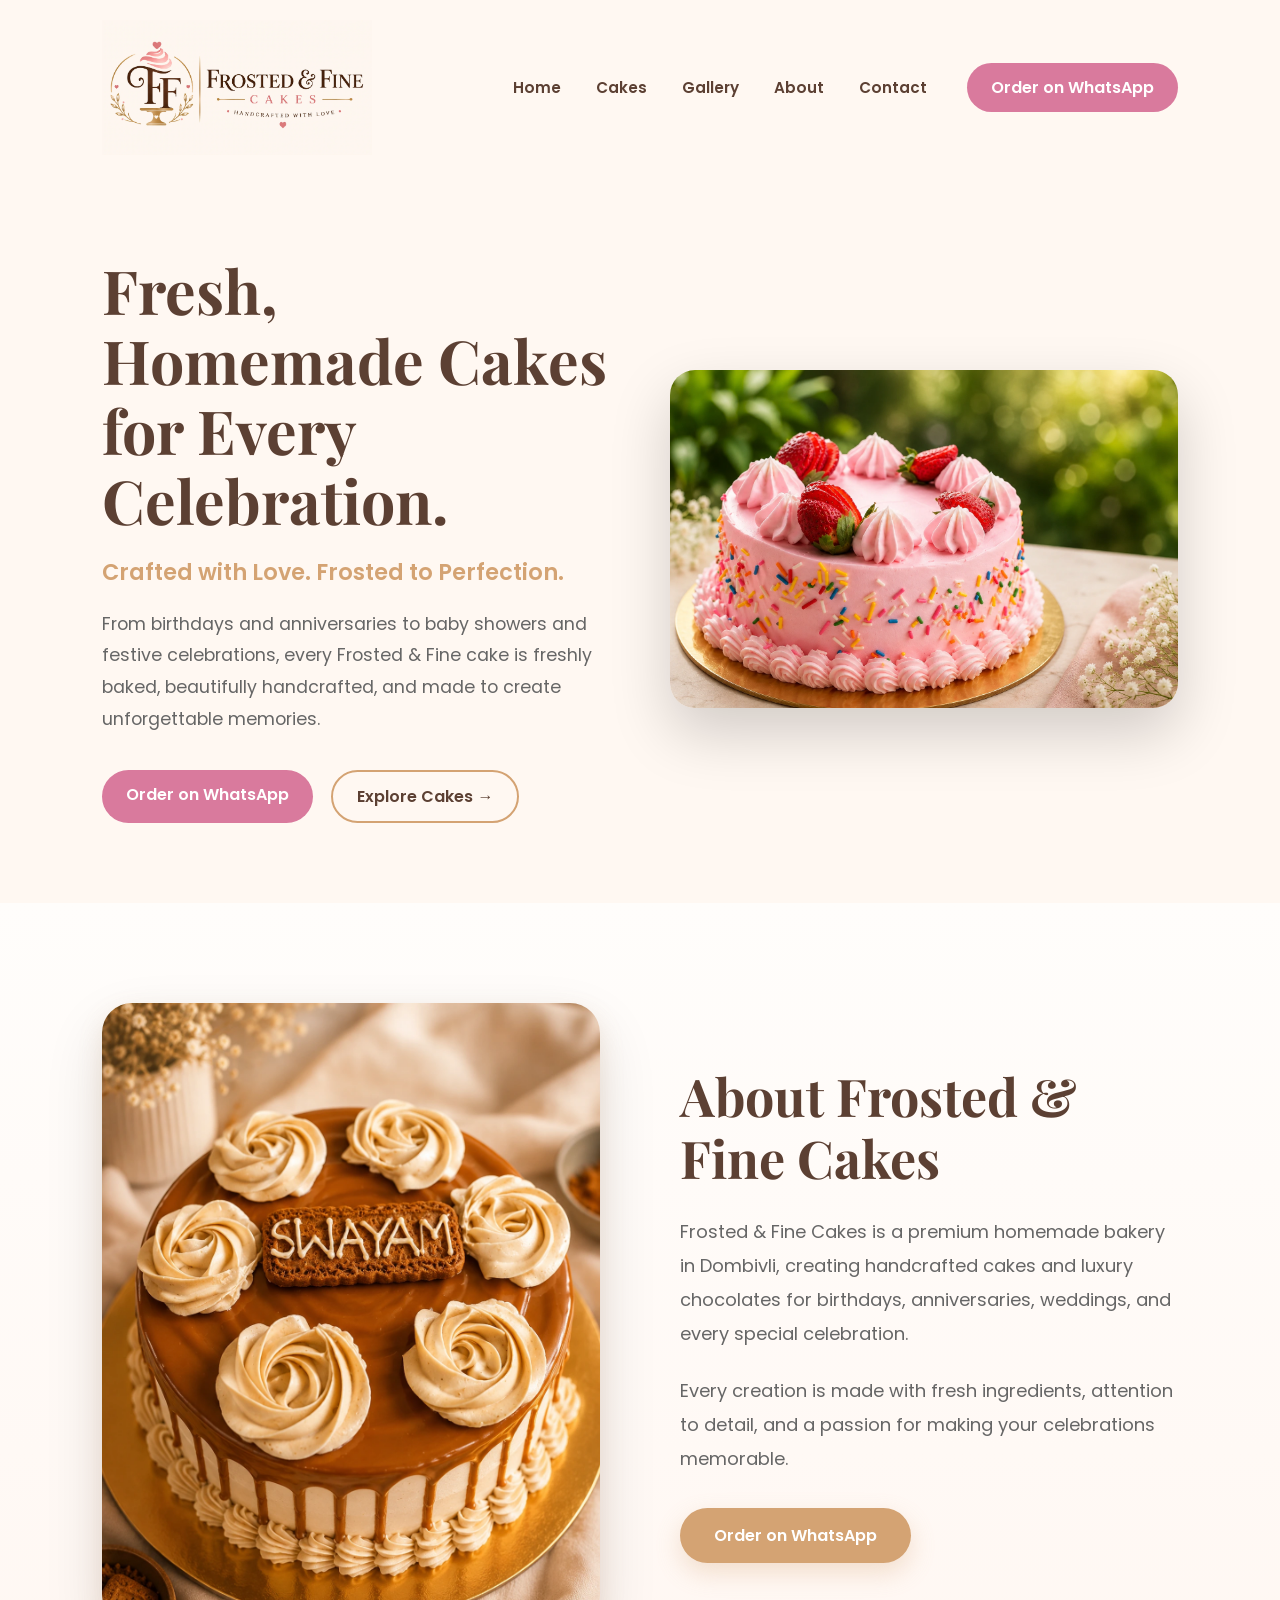
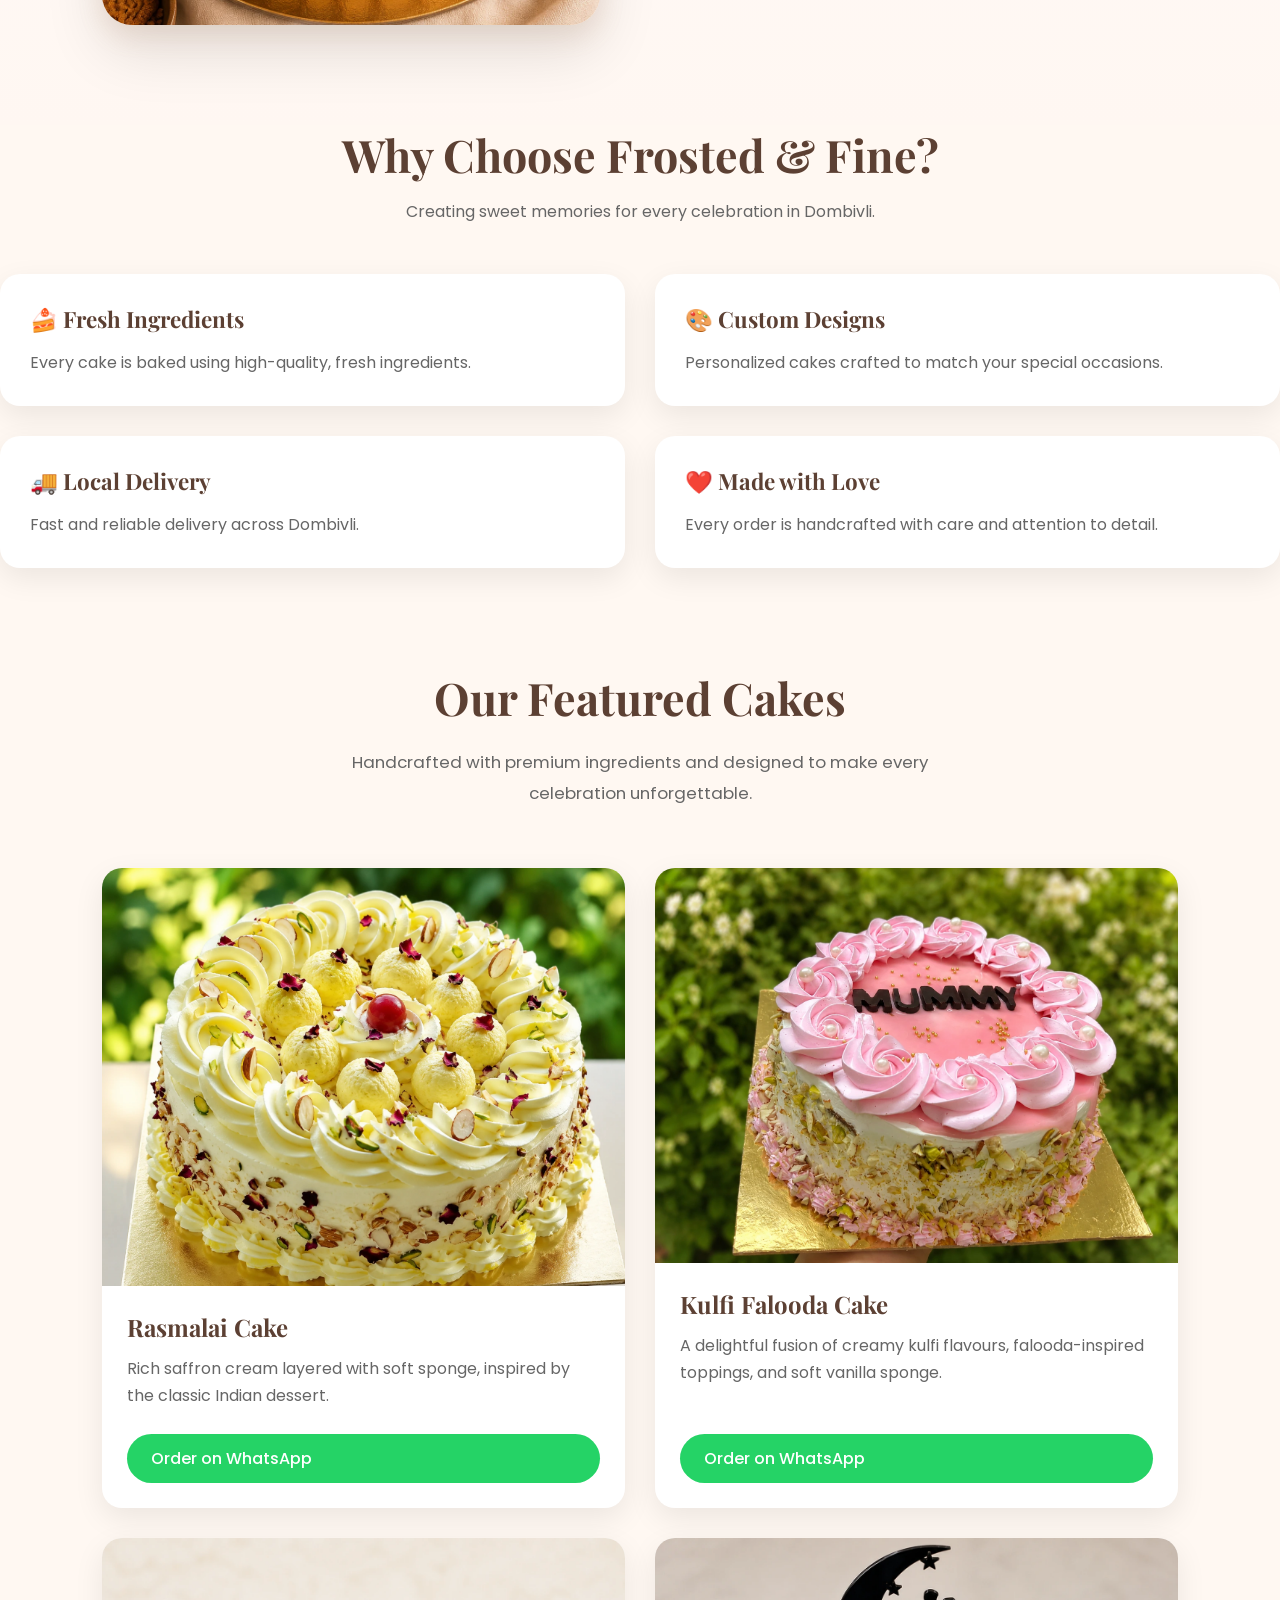
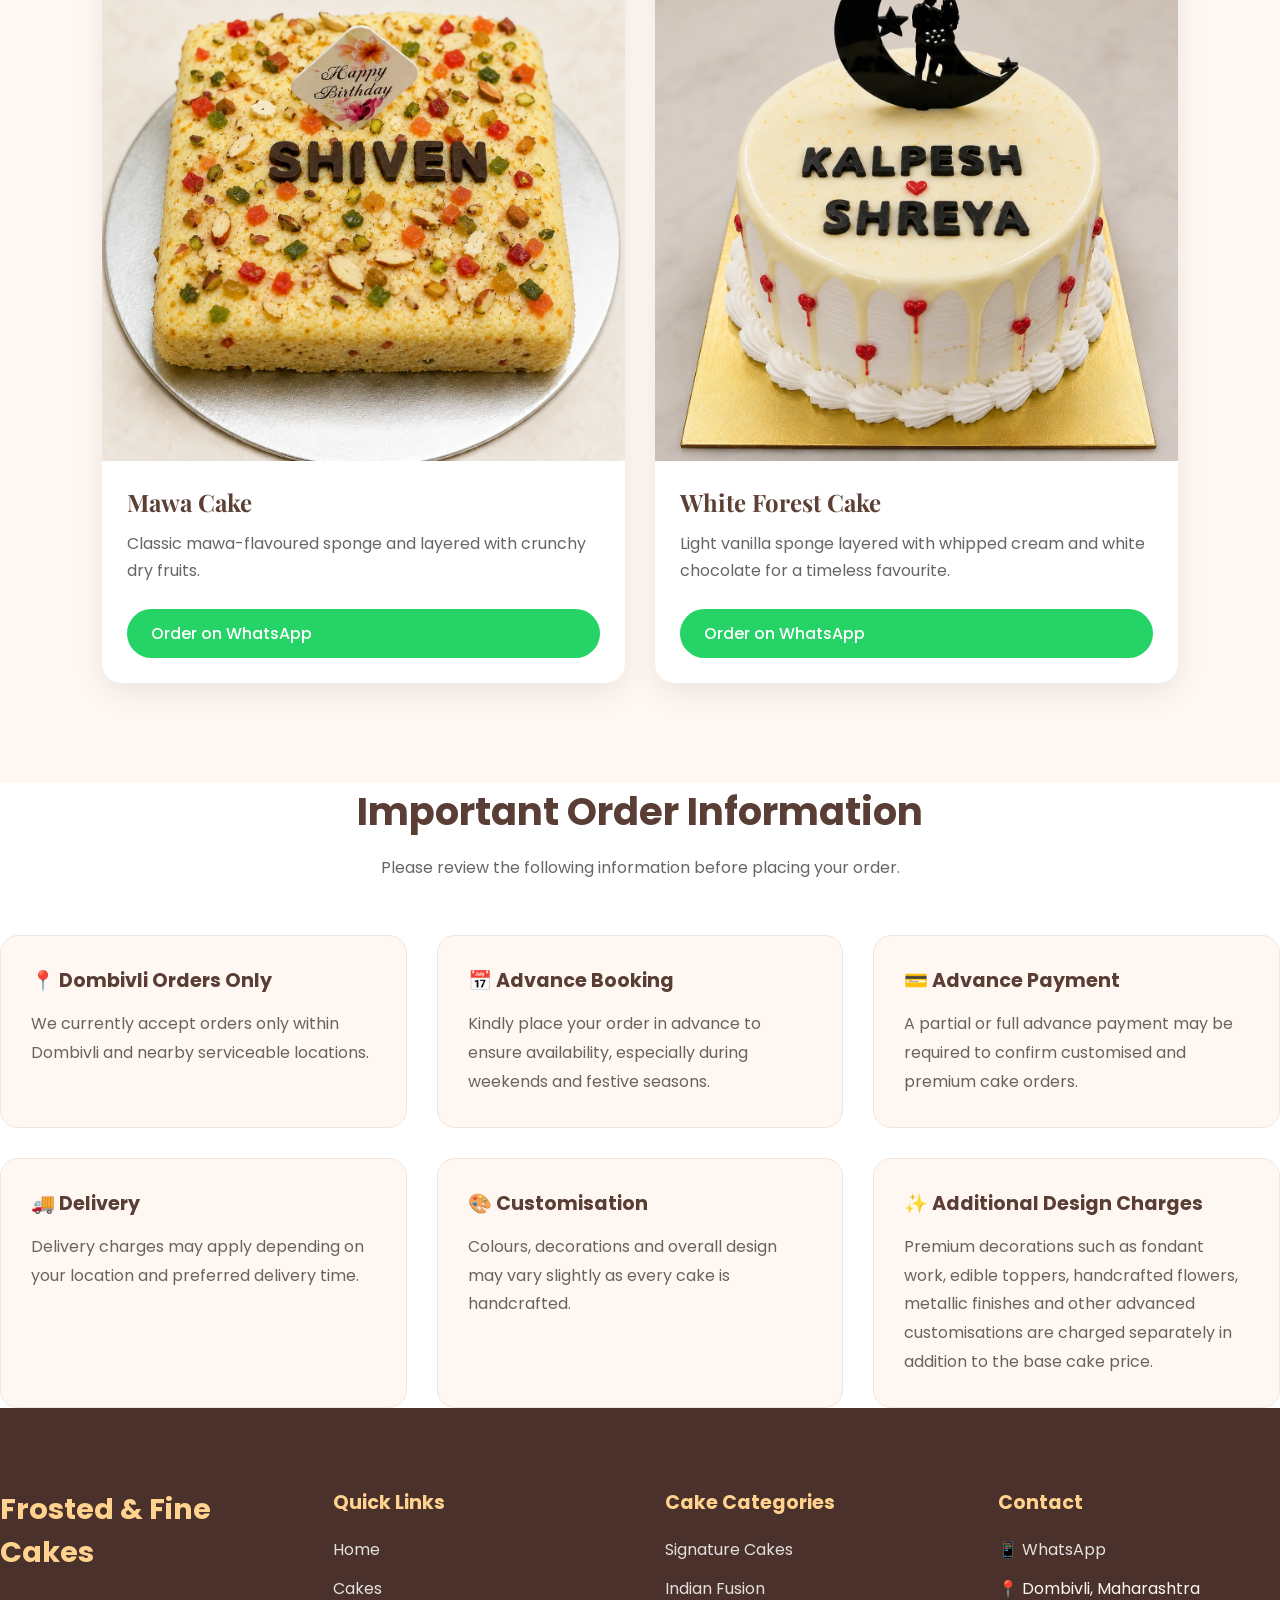
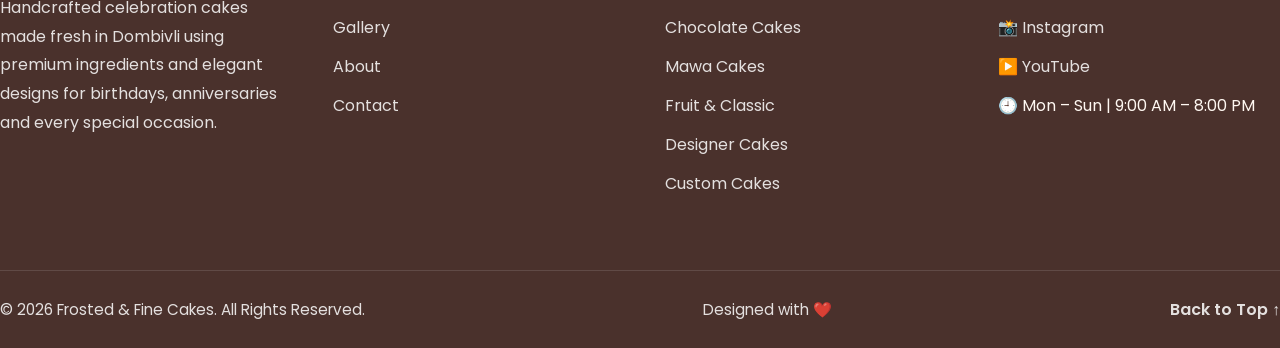
<file: index.html>
<!DOCTYPE html>
<html lang="en">

<head>
    <meta charset="UTF-8">
    <meta name="viewport" content="width=device-width, initial-scale=1.0">
    <meta name="theme-color" content="#FFF8F2">
    <title>Frosted & Fine Cakes | Homemade Cakes for Every Celebration</title>
    <meta name="description" content="Frosted & Fine Cakes creates fresh homemade cakes for birthdays, anniversaries, weddings and every celebration. Order beautifully crafted custom cakes made with premium ingredients.">
    <link rel="canonical" href="https://frosted-and-fine-cakes.netlify.app/">
    <link rel="stylesheet" href="css/style.css">
    <link rel="icon" href="/favicon.ico" sizes="any">

    <link rel="icon"
      type="image/webp"
      href="/favicon.webp">

    <link rel="icon"
      type="image/png"
      sizes="96x96"
      href="/favicon-96x96.png">

    <link rel="apple-touch-icon"
      href="/apple-touch-icon.png">

    <link rel="manifest"
      href="/site.webmanifest">

    <meta name="theme-color"
      content="#FFF8F2">
    <script type="application/ld+json">
    {
        "@context": "https://schema.org",
        "@graph": [
            {
                "@type": "Bakery",
                "@id": "https://frosted-and-fine-cakes.netlify.app/#bakery",
                "name": "Frosted & Fine Cakes",
                "url": "https://frosted-and-fine-cakes.netlify.app/",
                "image": "https://frosted-and-fine-cakes.netlify.app/images/logo/circular_badge.webp",
                "logo": "https://frosted-and-fine-cakes.netlify.app/images/logo/circular_badge.webp",
                "email": "mailto:frostedandfinecakes@gmail.com",
                "telephone": "+91-9324366460",
                "priceRange": "₹299+",
                "address": {
                    "@type": "PostalAddress",
                    "addressLocality": "Dombivli",
                    "addressRegion": "Maharashtra",
                    "addressCountry": "IN"
                },
                "areaServed": {
                    "@type": "City",
                    "name": "Dombivli"
                },
                "sameAs": [
                    "https://www.instagram.com/frosted_and_fine_cakes/",
                    "https://www.youtube.com/@frostedandfinecakes",
                    "https://wa.me/919324366460"
                ]
            },
            {
                "@type": "Organization",
                "@id": "https://frosted-and-fine-cakes.netlify.app/#organization",
                "name": "Frosted & Fine Cakes",
                "url": "https://frosted-and-fine-cakes.netlify.app/",
                "logo": "https://frosted-and-fine-cakes.netlify.app/images/logo/circular_badge.webp",
                "sameAs": [
                    "https://www.instagram.com/frosted_and_fine_cakes/",
                    "https://www.youtube.com/@frostedandfinecakes"
                ]
            },
            {
                "@type": "WebSite",
                "@id": "https://frosted-and-fine-cakes.netlify.app/#website",
                "url": "https://frosted-and-fine-cakes.netlify.app/",
                "name": "Frosted & Fine Cakes",
                "publisher": {
                    "@id": "https://frosted-and-fine-cakes.netlify.app/#organization"
                },
                "inLanguage": "en-IN"
            }
        ]
    }
    </script>
    <!-- Open Graph -->
    <meta property="og:type" content="website">
    <meta property="og:site_name" content="Frosted & Fine Cakes">
    <meta property="og:title" content="Frosted & Fine Cakes | Homemade Cakes for Every Celebration">
    <meta property="og:description" content="Fresh homemade cakes crafted with premium ingredients for birthdays, anniversaries, weddings, and every celebration.">
    <meta property="og:url" content="https://frosted-and-fine-cakes.netlify.app/">
    <meta property="og:image" content="https://frosted-and-fine-cakes.netlify.app/images/logo/circular_badge.webp">
    <meta property="og:locale" content="en_IN">
    <meta property="og:image:alt" content="Homemade cakes by Frosted & Fine Cakes">
    <!-- X (Twitter) -->
    <meta name="twitter:card" content="summary_large_image">
    <meta name="twitter:title" content="Frosted & Fine Cakes | Homemade Cakes for Every Celebration">
    <meta name="twitter:description" content="Fresh homemade cakes crafted with premium ingredients for every celebration.">
    <meta name="twitter:image" content="https://frosted-and-fine-cakes.netlify.app/images/logo/circular_badge.webp">
    <meta name="twitter:image:alt" content="Homemade cakes by Frosted & Fine Cakes">
    <!-- Google tag (gtag.js) -->
    <script async src="https://www.googletagmanager.com/gtag/js?id=G-MYJBBLMFYX"></script>
    <script>
        window.dataLayer = window.dataLayer || [];
        function gtag(){dataLayer.push(arguments);}
        gtag('js', new Date());

        gtag('config', 'G-MYJBBLMFYX');
    </script>
</head>

<body>
    <header>

    <nav>

        <a href="index.html" class="logo">

            <img src="images/logo/horizontal_logo.webp"
                class="logo-desktop"
                alt="Frosted & Fine Cakes">

            <img src="images/logo/primary_logo.webp"
                class="logo-mobile"
                alt="Frosted & Fine Cakes">

        </a>

        <div class="nav-right">

            <button
                class="menu-toggle"
                aria-label="Open navigation menu"
                aria-expanded="false">

                ☰

            </button>

            <div class="nav-menu">

                <ul class="nav-links">

                    <li><a href="index.html">Home</a></li>

                    <li><a href="cakes.html">Cakes</a></li>

                    <li><a href="gallery.html">Gallery</a></li>

                    <li><a href="about.html">About</a></li>

                    <li><a href="contact.html">Contact</a></li>

                </ul>

                <a href="https://wa.me/919324366460"
                    class="btn"
                    target="_blank"
                    rel="noopener">

                    Order on WhatsApp

                </a>

            </div>

        </div>

    </nav>

    </header>

    <main>

        <!-- HERO Section -->
        
    <section class="hero">

    <div class="hero-content">

        <h1>Fresh, Homemade Cakes for Every Celebration.</h1>

        <p class="tagline">
            Crafted with Love. Frosted to Perfection.
        </p>

        <p class="hero-text">
            From birthdays and anniversaries to baby showers and festive celebrations,
            every Frosted & Fine cake is freshly baked, beautifully handcrafted,
            and made to create unforgettable memories.
        </p>

        <div class="hero-buttons">

            <a href="https://wa.me/919324366460"
                target="_blank"
                rel="noopener"
            class="btn">
    Order on WhatsApp
            </a>

            <a href="cakes.html" class="secondary-btn">
                Explore Cakes →
            </a>

        </div>

    </div>

    <div class="hero-image">

        <img src="images/hero/hero-cake.webp" alt="Premium Strawberry Cake">

    </div>

    </section>

<!-- ABOUT US Section -->

   <section class="about">

        <div class="about-container">

            <div class="about-image">
                <img src="images/about/about-cake.webp" alt="Frosted & Fine Signature Cake">
            </div>

            <div class="about-content">

                <h2>About Frosted & Fine Cakes</h2>

                <p>
                    Frosted & Fine Cakes is a premium homemade bakery in Dombivli,
                    creating handcrafted cakes and luxury chocolates for birthdays,
                    anniversaries, weddings, and every special celebration.
                </p>

                <p>
                    Every creation is made with fresh ingredients, attention to detail,
                    and a passion for making your celebrations memorable.
                </p>

                <a href="https://wa.me/919324366460" target="_blank" rel="noopener" class="about-btn">Order on WhatsApp</a>

            </div>

        </div>

    </section>

<!-- WHY CHOSE Section -->

    <section class="features">
        <div class="features-container">

            <div class="section-title">
                <h2>Why Choose Frosted & Fine?</h2>
                <p>Creating sweet memories for every celebration in Dombivli.</p>
            </div>

            <div class="features-grid">

                <div class="feature-card">
                    <h3>🍰 Fresh Ingredients</h3>
                    <p>Every cake is baked using high-quality, fresh ingredients.</p>
                </div>

                <div class="feature-card">
                    <h3>🎨 Custom Designs</h3>
                    <p>Personalized cakes crafted to match your special occasions.</p>
                </div>

                <div class="feature-card">
                    <h3>🚚 Local Delivery</h3>
                    <p>Fast and reliable delivery across Dombivli.</p>
                </div>

                <div class="feature-card">
                    <h3>❤️ Made with Love</h3>
                    <p>Every order is handcrafted with care and attention to detail.</p>
                </div>
            </div>
        </div>
    </section>

<!-- Featured Cakes Section -->

    <section class="featured-cakes" id="cakes">

        <div class="section-heading">

            <h2>Our Featured Cakes</h2>

            <p>
            Handcrafted with premium ingredients and designed to make every celebration unforgettable.
            </p>

        </div>
        <div class="cakes-grid">
            <div class="cake-card">

                <img src="images/cakes/rasmalai-cake.webp" alt="Rasmalai Cake">

                <div class="cake-content">

                    <h3>Rasmalai Cake</h3>

                    <p>
            Rich saffron cream layered with soft sponge, inspired by the classic Indian dessert.
                    </p>

                    <a href="https://wa.me/919324366460?text=Hello!%20I%20would%20like%20to%20order%20the%20Rasmalai%20Cake."
                        target="_blank"
                        rel="noopener"
                        class="cake-btn">
                        Order on WhatsApp
                    </a>

                </div>

            </div>
            <div class="cake-card">

                <img src="images/cakes/kulfi-falooda-cake.webp" alt="Kulfi Falooda Cake">

                <div class="cake-content">

                    <h3>Kulfi Falooda Cake</h3>

                    <p>
            A delightful fusion of creamy kulfi flavours, falooda-inspired toppings, and soft vanilla sponge.
                    </p>

                    <a href="https://wa.me/919324366460?text=Hello!%20I%20would%20like%20to%20order%20the%20Kulfi%20Falooda%20Cake."
                        target="_blank"
                        rel="noopener"
                        class="cake-btn">
                        Order on WhatsApp
                    </a>
                </div>

            </div>
            <div class="cake-card">

                <img src="images/cakes/mawa-cake.webp" alt="Mawa Cake">

                <div class="cake-content">

                    <h3>Mawa Cake</h3>

                    <p>
            Classic mawa-flavoured sponge and layered with crunchy dry fruits.
                    </p>

                    <a href="https://wa.me/919324366460?text=Hello!%20I%20would%20like%20to%20order%20the%20Mawa%20Cake."
                        target="_blank"
                        rel="noopener"
                        class="cake-btn">
                        Order on WhatsApp
                    </a>

                </div>

            </div>
              <div class="cake-card">

                <img src="images/cakes/white-forest-cake.webp" alt="White Forest Cake">

                <div class="cake-content">

                    <h3>White Forest Cake</h3>

                    <p>
            Light vanilla sponge layered with whipped cream and white chocolate for a timeless favourite.
                    </p>
                    <a href="https://wa.me/919324366460?text=Hello!%20I%20would%20like%20to%20order%20the%20White%20Forest%20Cake."
                        target="_blank"
                        rel="noopener"
                        class="cake-btn">
                        Order on WhatsApp
                    </a>
                </div>

            </div>
        </div>
    </section>
<!-- ================= ORDER INFORMATION ================= -->

    <section class="order-information">

        <div class="category-container">

            <h2>Important Order Information</h2>

            <p class="order-info-intro">
            Please review the following information before placing your order.
            </p>

            <div class="info-grid">

                <div class="info-card">
                    <h3>📍 Dombivli Orders Only</h3>
                    <p>
                    We currently accept orders only within Dombivli and nearby
                    serviceable locations.
                    </p>
                </div>

                <div class="info-card">
                    <h3>📅 Advance Booking</h3>
                    <p>
                    Kindly place your order in advance to ensure availability,
                    especially during weekends and festive seasons.
                    </p>
                </div>

                <div class="info-card">
                    <h3>💳 Advance Payment</h3>
                    <p>
                    A partial or full advance payment may be required to confirm
                    customised and premium cake orders.
                    </p>
                </div>

                <div class="info-card">
                    <h3>🚚 Delivery</h3>
                    <p>
                    Delivery charges may apply depending on your location and
                    preferred delivery time.
                    </p>
                </div>

                <div class="info-card">
                    <h3>🎨 Customisation</h3>
                    <p>
                    Colours, decorations and overall design may vary slightly
                    as every cake is handcrafted.
                    </p>
                </div>

                <div class="info-card">
                    <h3>✨ Additional Design Charges</h3>
                    <p>
                    Premium decorations such as fondant work, edible toppers,
                    handcrafted flowers, metallic finishes and other advanced
                    customisations are charged separately in addition to the
                    base cake price.
                    </p>
                </div>

            </div>

        </div>

    </section>
    </main>

<!-- =========================================
        FOOTER
========================================= -->
    <footer class="footer">

        <div class="container">

            <div class="footer-grid">

            <!-- Brand -->
                <div class="footer__brand">

                    <h3>Frosted &amp; Fine Cakes</h3>

                    <p>
                    Handcrafted celebration cakes made fresh in Dombivli using
                    premium ingredients and elegant designs for birthdays,
                    anniversaries and every special occasion.
                    </p>

                </div>

            <!-- Quick Links -->
                <div class="footer__links">

                    <h4>Quick Links</h4>

                    <ul>

                        <li><a href="index.html">Home</a></li>
                        <li><a href="cakes.html">Cakes</a></li>
                        <li><a href="gallery.html">Gallery</a></li>
                        <li><a href="about.html">About</a></li>
                        <li><a href="contact.html">Contact</a></li>

                    </ul>

                </div>

            <!-- Cake Categories -->
                <div class="footer__categories">

                    <h4>Cake Categories</h4>

                    <ul>

                        <li><a href="cakes.html#featured">Signature Cakes</a></li>
                        <li><a href="cakes.html#fusion">Indian Fusion</a></li>
                        <li><a href="cakes.html#chocolate">Chocolate Cakes</a></li>
                        <li><a href="cakes.html#mawa">Mawa Cakes</a></li>
                        <li><a href="cakes.html#fruit">Fruit &amp; Classic</a></li>
                        <li><a href="cakes.html#designer">Designer Cakes</a></li>
                        <li><a href="cakes.html#custom">Custom Cakes</a></li>

                    </ul>

                </div>

            <!-- Contact -->
                <div class="footer__contact">

                    <h4>Contact</h4>

                    
                    <ul>

                        <li>
        📱
                            <a href="https://wa.me/919324366460?text=Hello%20Frosted%20%26%20Fine%20Cakes!%20I%20would%20like%20to%20order%20a%20cake."
           target="_blank"
           rel="noopener">
            WhatsApp
                            </a>
                        </li>

                        <li>
        📍 Dombivli, Maharashtra
                        </li>

                        <li>
        📸
                            <a href="https://www.instagram.com/frosted_and_fine_cakes/"
           target="_blank"
           rel="noopener">
            Instagram
                            </a>
                        </li>
                        <li>
        ▶️
                            <a href="https://www.youtube.com/@frostedandfinecakes"
           target="_blank"
           rel="noopener">
            YouTube
                            </a>
                        </li>
                        <li>
        🕘 Mon – Sun | 9:00 AM – 8:00 PM
                        </li>

                    </ul>


                </div>

            </div>

        </div>

    <!-- Bottom Footer -->

        <div class="footer-bottom">

            <div class="container footer-bottom-content">

                <p>
                © 2026 Frosted &amp; Fine Cakes. All Rights Reserved.
                </p>

                <p>
                Designed with ❤️
                </p>

                <a href="#top" class="back-to-top">
                Back to Top ↑
                </a>

            </div>

        </div>

    </footer>

    <script src="js/script.js"></script>

</body>

</html>
</file>
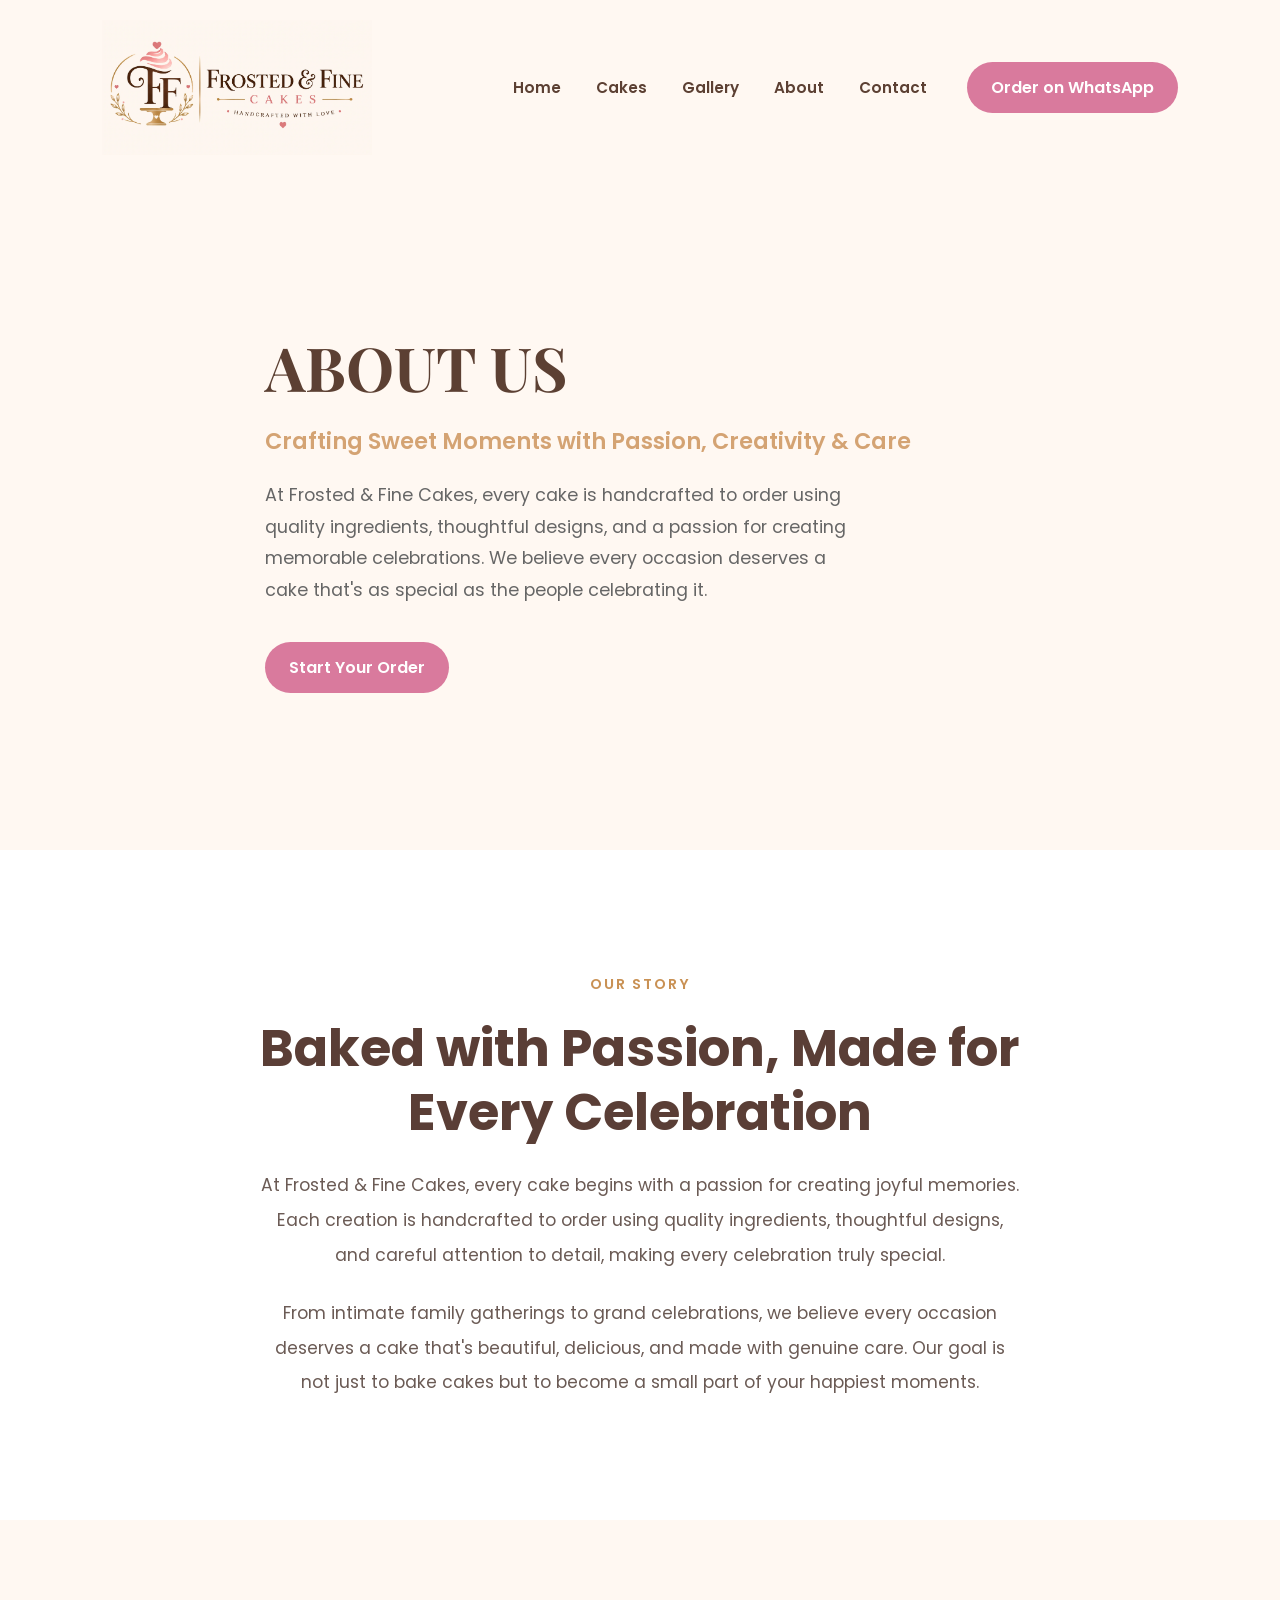
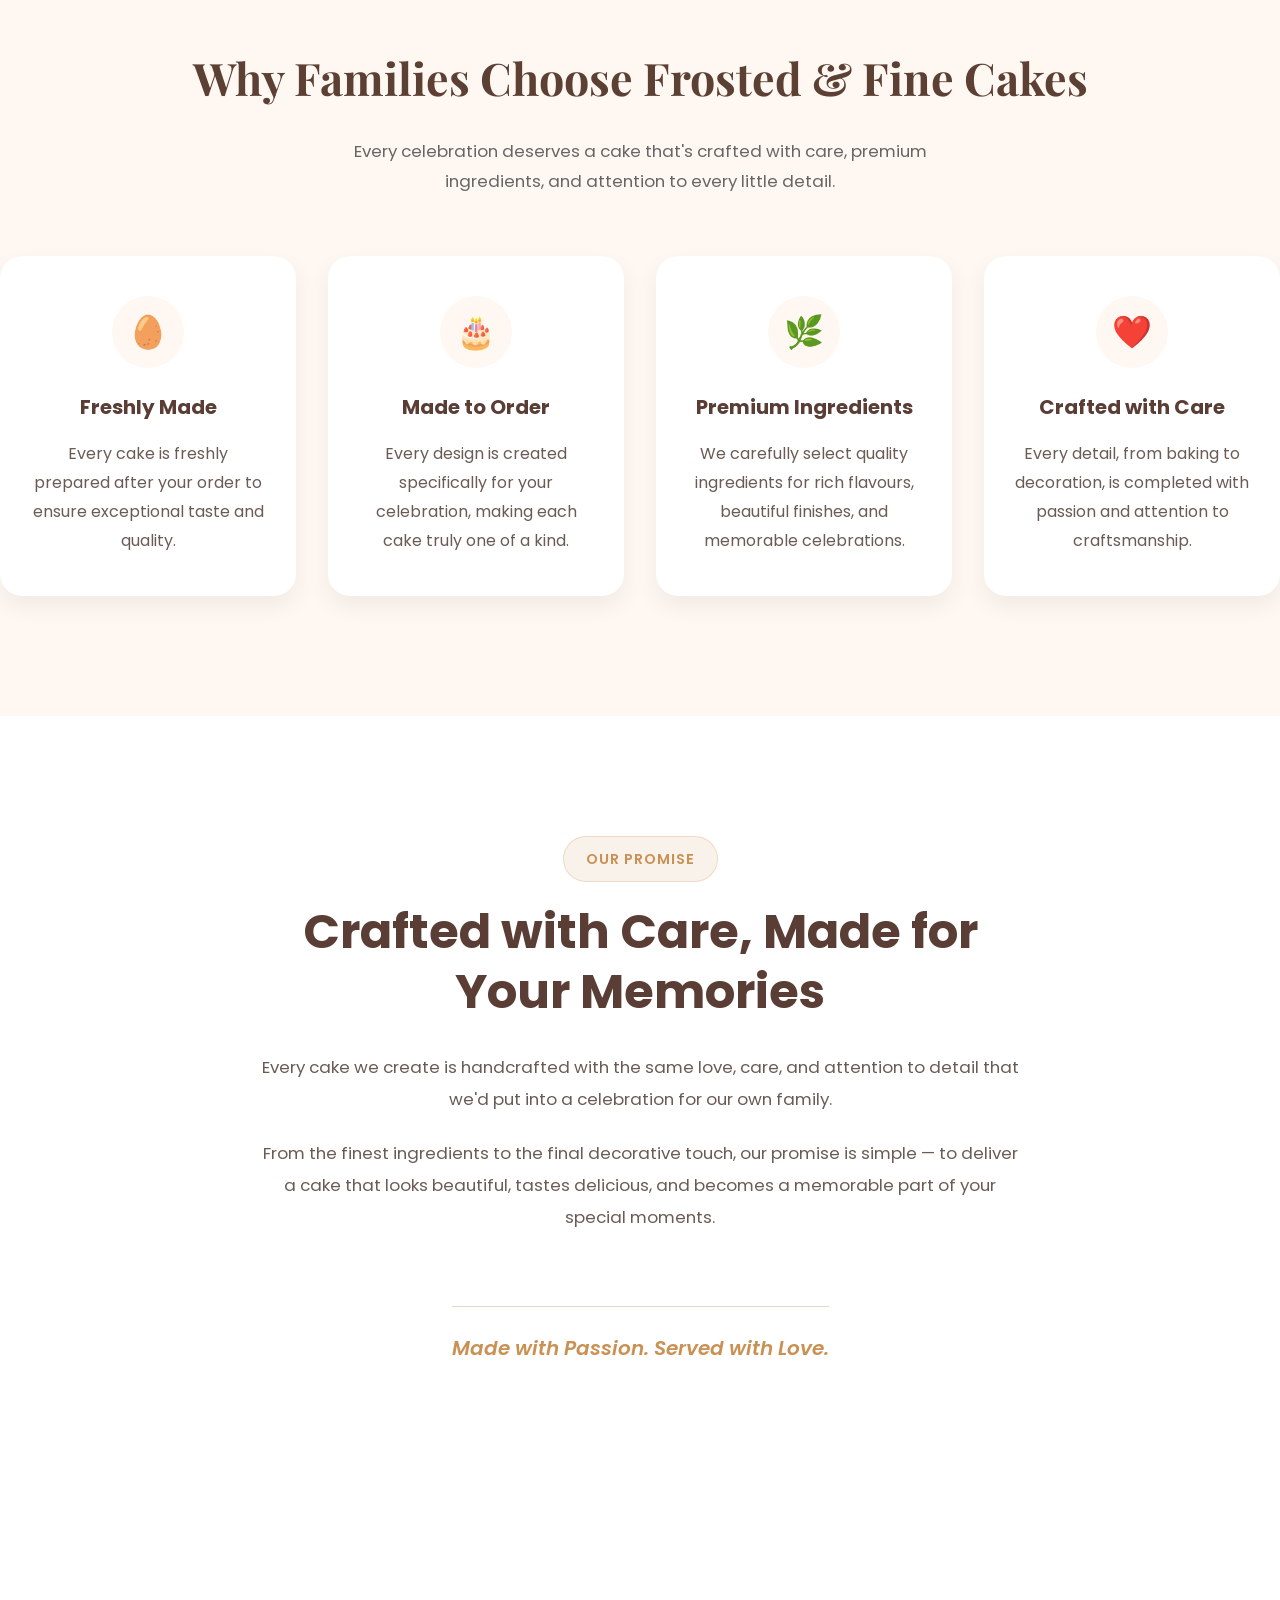
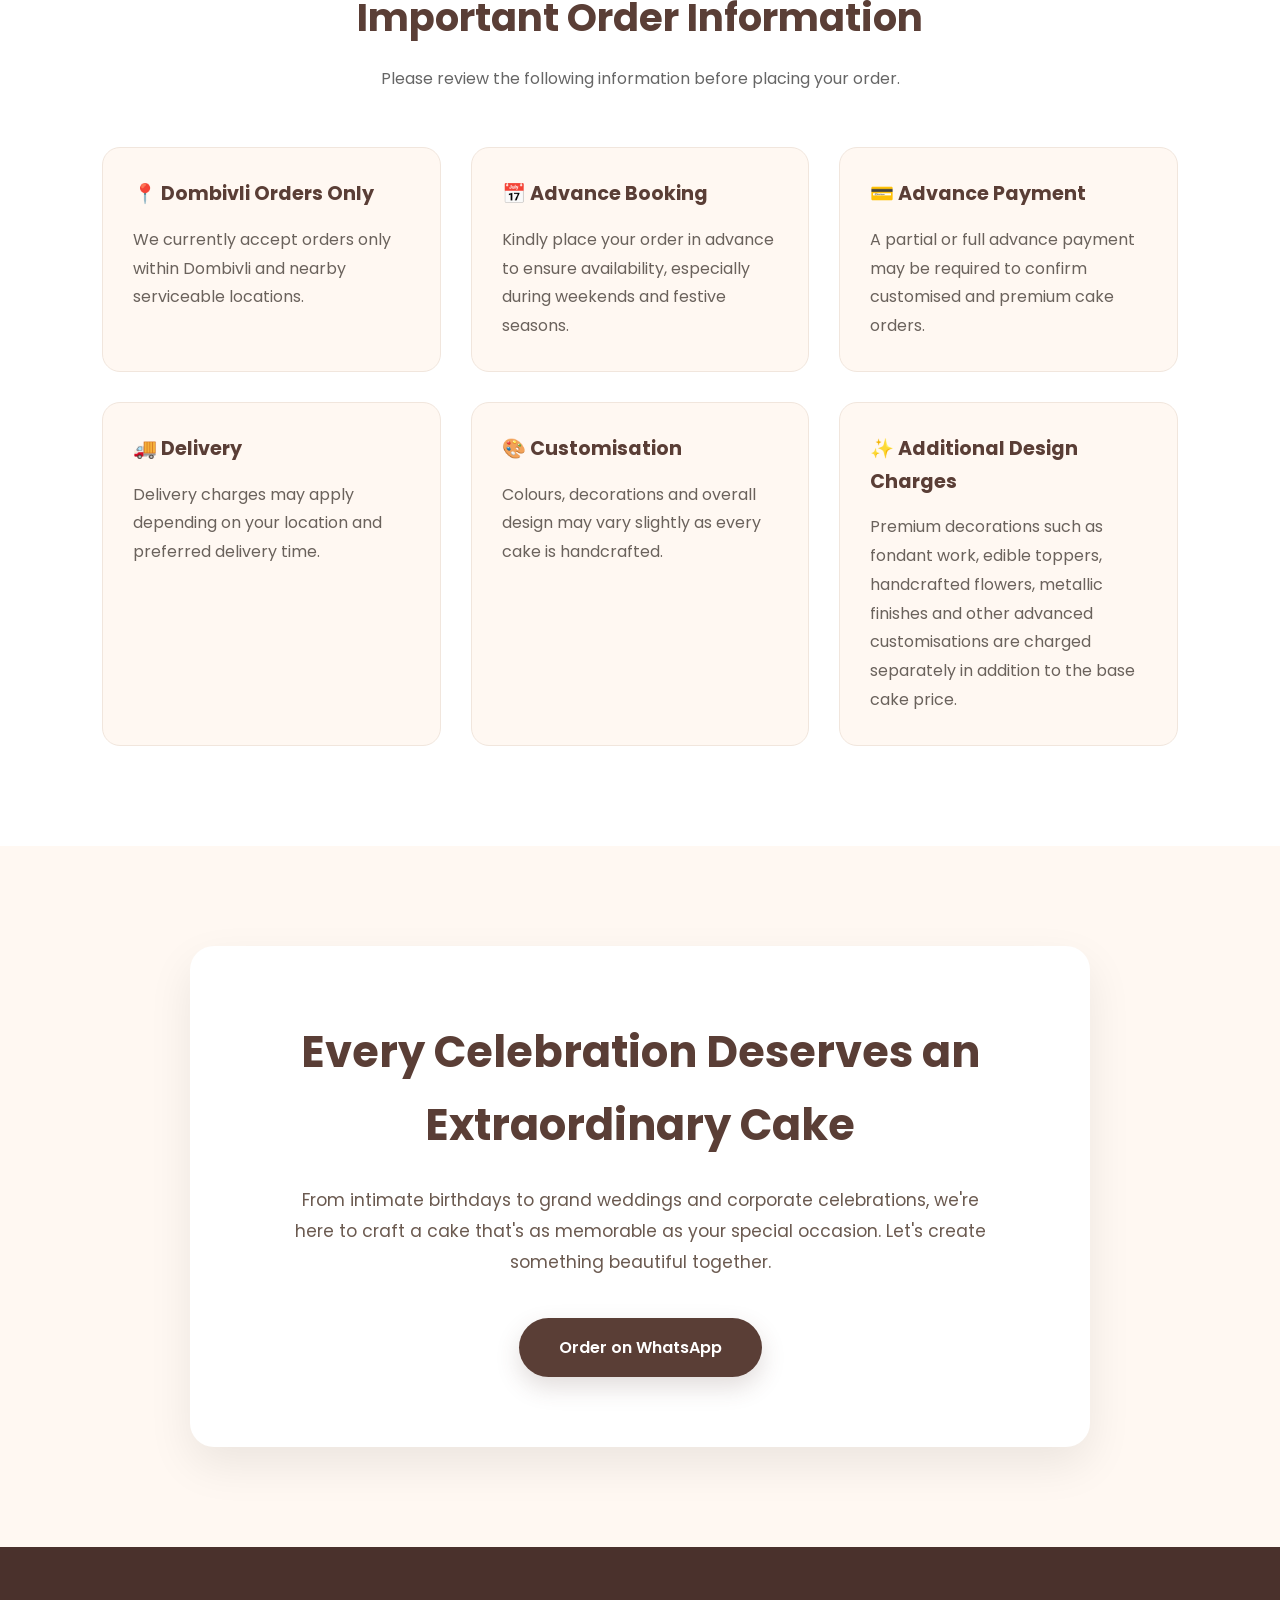
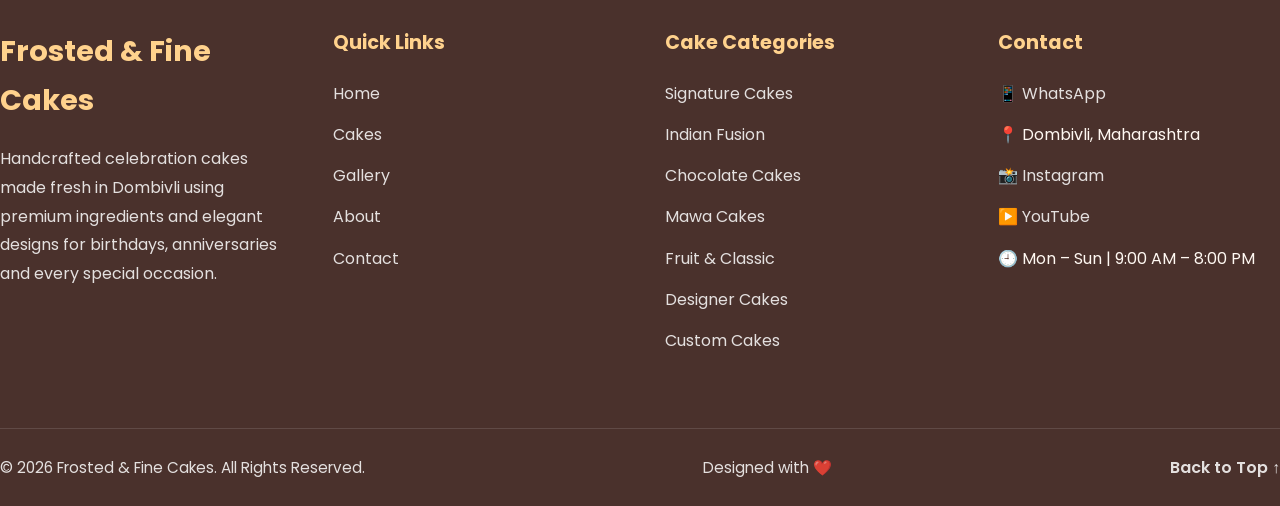
<file: about.html>
<!DOCTYPE html>
<html lang="en">

<head>
    <meta charset="UTF-8">
    <meta name="viewport" content="width=device-width, initial-scale=1.0">
    <meta name="theme-color" content="#FFF8F2">
    <title>Frosted & Fine Cakes | Homemade Cakes for Every Celebration</title>
    <meta name="description" content="Learn about Frosted & Fine Cakes, our passion for homemade baking, premium ingredients, and creating delicious cakes that make every celebration memorable.">
    <link rel="canonical" href="https://frosted-and-fine-cakes.netlify.app/about.html">
    <link rel="stylesheet" href="css/style.css">
    <link rel="stylesheet" href="css/about.css">
    <link rel="stylesheet" href="css/cakes.css">
    <link rel="icon" href="/favicon.ico" sizes="any">

    <link rel="icon"
      type="image/webp"
      href="/favicon.webp">

    <link rel="icon"
      type="image/png"
      sizes="96x96"
      href="/favicon-96x96.png">

    <link rel="apple-touch-icon"
      href="/apple-touch-icon.png">

    <link rel="manifest"
      href="/site.webmanifest">

    <meta name="theme-color"
      content="#FFF8F2">
    <script type="application/ld+json">
    {
        "@context": "https://schema.org",
        "@graph": [
            {
                "@type": "Bakery",
                "@id": "https://frosted-and-fine-cakes.netlify.app/#bakery",
                "name": "Frosted & Fine Cakes",
                "url": "https://frosted-and-fine-cakes.netlify.app/",
                "image": "https://frosted-and-fine-cakes.netlify.app/images/logo/circular_badge.webp",
                "logo": "https://frosted-and-fine-cakes.netlify.app/images/logo/circular_badge.webp",
                "email": "mailto:frostedandfinecakes@gmail.com",
                "telephone": "+91-9324366460",
                "priceRange": "₹299+",
                "address": {
                    "@type": "PostalAddress",
                    "addressLocality": "Dombivli",
                    "addressRegion": "Maharashtra",
                    "addressCountry": "IN"
                },
                "areaServed": {
                    "@type": "City",
                    "name": "Dombivli"
                },
                "sameAs": [
                    "https://www.instagram.com/frosted_and_fine_cakes/",
                    "https://www.youtube.com/@frostedandfinecakes",
                    "https://wa.me/919324366460"
                ]
            },
            {
                "@type": "Organization",
                "@id": "https://frosted-and-fine-cakes.netlify.app/#organization",
                "name": "Frosted & Fine Cakes",
                "url": "https://frosted-and-fine-cakes.netlify.app/",
                "logo": "https://frosted-and-fine-cakes.netlify.app/images/logo/circular_badge.webp",
                "sameAs": [
                    "https://www.instagram.com/frosted_and_fine_cakes/",
                    "https://www.youtube.com/@frostedandfinecakes"
                ]
            },
            {
                "@type": "WebSite",
                "@id": "https://frosted-and-fine-cakes.netlify.app/#website",
                "url": "https://frosted-and-fine-cakes.netlify.app/",
                "name": "Frosted & Fine Cakes",
                "publisher": {
                    "@id": "https://frosted-and-fine-cakes.netlify.app/#organization"
                },
                "inLanguage": "en-IN"
            }
        ]
    }
    </script>
    <!-- Open Graph -->
    <meta property="og:type" content="website">
    <meta property="og:site_name" content="Frosted & Fine Cakes">
    <meta property="og:title" content="About Us | Frosted & Fine Cakes">
    <meta property="og:description" content="Learn about Frosted & Fine Cakes, our passion for homemade baking, premium ingredients, and handcrafted cakes made with love.">
    <meta property="og:url" content="https://frosted-and-fine-cakes.netlify.app/about.html">
    <meta property="og:image" content="https://frosted-and-fine-cakes.netlify.app/images/logo/circular_badge.webp">
    <meta property="og:image:alt" content="Homemade cakes by Frosted & Fine Cakes">
    <meta property="og:locale" content="en_IN">

    <!-- X (Twitter) -->
    <meta name="twitter:card" content="summary_large_image">
    <meta name="twitter:title" content="About Us | Frosted & Fine Cakes">
    <meta name="twitter:description" content="Discover our story, passion, and commitment to creating premium homemade cakes for every celebration.">
    <meta name="twitter:image" content="https://frosted-and-fine-cakes.netlify.app/images/logo/circular_badge.webp">
    <meta name="twitter:image:alt" content="Homemade cakes by Frosted & Fine Cakes">
    <!-- Google tag (gtag.js) -->
    <script async src="https://www.googletagmanager.com/gtag/js?id=G-MYJBBLMFYX"></script>
    <script>
        window.dataLayer = window.dataLayer || [];
        function gtag(){dataLayer.push(arguments);}
        gtag('js', new Date());

        gtag('config', 'G-MYJBBLMFYX');
    </script>
</head>

<body>
    <header>

    <nav>

        <a href="index.html" class="logo">

            <img src="images/logo/horizontal_logo.webp"
                class="logo-desktop"
                alt="Frosted & Fine Cakes">

            <img src="images/logo/primary_logo.webp"
                class="logo-mobile"
                alt="Frosted & Fine Cakes">

        </a>

        <div class="nav-right">

            <button
                class="menu-toggle"
                aria-label="Open navigation menu"
                aria-expanded="false">

                ☰

            </button>

            <div class="nav-menu">

                <ul class="nav-links">

                    <li><a href="index.html">Home</a></li>

                    <li><a href="cakes.html">Cakes</a></li>

                    <li><a href="gallery.html">Gallery</a></li>

                    <li><a href="about.html">About</a></li>

                    <li><a href="contact.html">Contact</a></li>

                </ul>

                <a href="https://wa.me/919324366460"
                    class="btn"
                    target="_blank"
                    rel="noopener">

                    Order on WhatsApp

                </a>

            </div>

        </div>

    </nav>

    </header>

    <main>

<!-- =========================================
        HERO SECTION
========================================= -->
 <section class="hero">

    <div class="hero-content">

        <h1>ABOUT US</h1>

        <p class="tagline">
            Crafting Sweet Moments with Passion, Creativity & Care
        </p>

        <p class="hero-text">
            At Frosted & Fine Cakes, every cake is handcrafted to order using quality ingredients, thoughtful designs, and a passion for creating memorable celebrations. We believe every occasion deserves a cake that's as special as the people celebrating it.
        </p>

        <div class="hero-buttons">

            <a href="https://wa.me/919324366460"
   class="btn"
   target="_blank"
   rel="noopener">

    Start Your Order

            </a>

        </div>

    </div>

    </section>
<!-- =========================================
        OUR STORY
========================================= -->
    <section class="story">

        <div class="container">

            <div class="story__content">

                <span class="story__eyebrow">
                OUR STORY
                </span>

                <h2 class="story__title">
                Baked with Passion, Made for Every Celebration
                </h2>

                <p class="story__text">
                At Frosted & Fine Cakes, every cake begins with a passion for
                creating joyful memories. Each creation is handcrafted to order
                using quality ingredients, thoughtful designs, and careful
                attention to detail, making every celebration truly special.
                </p>

                <p class="story__text">
                From intimate family gatherings to grand celebrations, we believe
                every occasion deserves a cake that's beautiful, delicious, and
                made with genuine care. Our goal is not just to bake cakes but to
                become a small part of your happiest moments.
                </p>

            </div>

        </div>

    </section>
<!-- =========================================
        WHY FAMILIES CHOOSE US
========================================= -->
    <section class="choose-us">

        <div class="container">

            <div class="section-heading">

                <h2>Why Families Choose Frosted &amp; Fine Cakes</h2>

                <p>
                Every celebration deserves a cake that's crafted with care,
                premium ingredients, and attention to every little detail.
                </p>

            </div>

            <div class="choose-us__grid">

            <!-- Card 1 -->

                <article class="choose-card">

                    <div class="choose-card__icon">
                    🥚
                    </div>

                    <h3 class="choose-card__title">
                    Freshly Made
                    </h3>

                    <p class="choose-card__text">
                    Every cake is freshly prepared after your order to ensure
                    exceptional taste and quality.
                    </p>

                </article>

            <!-- Card 2 -->

                <article class="choose-card">

                    <div class="choose-card__icon">
                    🎂
                    </div>

                    <h3 class="choose-card__title">
                    Made to Order
                    </h3>

                    <p class="choose-card__text">
                    Every design is created specifically for your celebration,
                    making each cake truly one of a kind.
                    </p>

                </article>

            <!-- Card 3 -->

                <article class="choose-card">

                    <div class="choose-card__icon">
                    🌿
                    </div>

                    <h3 class="choose-card__title">
                    Premium Ingredients
                    </h3>

                    <p class="choose-card__text">
                    We carefully select quality ingredients for rich flavours,
                    beautiful finishes, and memorable celebrations.
                    </p>

                </article>

            <!-- Card 4 -->

                <article class="choose-card">

                    <div class="choose-card__icon">
                    ❤️
                    </div>

                    <h3 class="choose-card__title">
                    Crafted with Care
                    </h3>

                    <p class="choose-card__text">
                    Every detail, from baking to decoration, is completed with
                    passion and attention to craftsmanship.
                    </p>

                </article>

            </div>

        </div>

    </section>
<!-- =========================================
        OUR PROMISE
========================================= -->

    <section class="our-promise">

        <div class="container">

            <div class="our-promise__content">

                <span class="our-promise__badge">
                OUR PROMISE
                </span>

                <h2 class="our-promise__title">
                Crafted with Care, Made for Your Memories
                </h2>

                <p class="our-promise__text">
                Every cake we create is handcrafted with the same love, care,
                and attention to detail that we'd put into a celebration for
                our own family.
                </p>

                <p class="our-promise__text">
                From the finest ingredients to the final decorative touch,
                our promise is simple — to deliver a cake that looks beautiful,
                tastes delicious, and becomes a memorable part of your special
                moments.
                </p>

                <p class="our-promise__signature">
                Made with Passion. Served with Love.
                </p>

            </div>

        </div>

    </section>
 <!-- ================= ORDER INFORMATION ================= -->
    <section class="order-information">

        <div class="category-container">

            <h2>Important Order Information</h2>

            <p class="order-info-intro">
            Please review the following information before placing your order.
            </p>

            <div class="info-grid">

                <div class="info-card">
                    <h3>📍 Dombivli Orders Only</h3>
                    <p>
                    We currently accept orders only within Dombivli and nearby
                    serviceable locations.
                    </p>
                </div>

                <div class="info-card">
                    <h3>📅 Advance Booking</h3>
                    <p>
                    Kindly place your order in advance to ensure availability,
                    especially during weekends and festive seasons.
                    </p>
                </div>

                <div class="info-card">
                    <h3>💳 Advance Payment</h3>
                    <p>
                    A partial or full advance payment may be required to confirm
                    customised and premium cake orders.
                    </p>
                </div>

                <div class="info-card">
                    <h3>🚚 Delivery</h3>
                    <p>
                    Delivery charges may apply depending on your location and
                    preferred delivery time.
                    </p>
                </div>

                <div class="info-card">
                    <h3>🎨 Customisation</h3>
                    <p>
                    Colours, decorations and overall design may vary slightly
                    as every cake is handcrafted.
                    </p>
                </div>

                <div class="info-card">
                    <h3>✨ Additional Design Charges</h3>
                    <p>
                    Premium decorations such as fondant work, edible toppers,
                    handcrafted flowers, metallic finishes and other advanced
                    customisations are charged separately in addition to the
                    base cake price.
                    </p>
                </div>

            </div>

        </div>

    </section>
<!-- ================= FINAL CTA ================= -->
    <section class="final-cta">

        <div class="cta-container">

            <h2>
            Every Celebration Deserves an Extraordinary Cake
            </h2>

            <p>
            From intimate birthdays to grand weddings and corporate celebrations,
            we're here to craft a cake that's as memorable as your special occasion.
            Let's create something beautiful together.
            </p>

            <a href="https://wa.me/919324366460"
            class="cta-btn"
            target="_blank"
            rel="noopener">

            Order on WhatsApp

            </a>

        </div>

    </section>
<!-- =========================================
        FOOTER
========================================= -->
    <footer class="footer">

        <div class="container">

            <div class="footer-grid">

            <!-- Brand -->
                <div class="footer__brand">

                    <h3>Frosted &amp; Fine Cakes</h3>

                    <p>
                    Handcrafted celebration cakes made fresh in Dombivli using
                    premium ingredients and elegant designs for birthdays,
                    anniversaries and every special occasion.
                    </p>

                </div>

            <!-- Quick Links -->
                <div class="footer__links">

                    <h4>Quick Links</h4>

                    <ul>

                        <li><a href="index.html">Home</a></li>
                        <li><a href="cakes.html">Cakes</a></li>
                        <li><a href="gallery.html">Gallery</a></li>
                        <li><a href="about.html">About</a></li>
                        <li><a href="contact.html">Contact</a></li>

                    </ul>

                </div>

            <!-- Cake Categories -->
                <div class="footer__categories">

                    <h4>Cake Categories</h4>

                    <ul>

                        <li><a href="cakes.html#featured">Signature Cakes</a></li>
                        <li><a href="cakes.html#fusion">Indian Fusion</a></li>
                        <li><a href="cakes.html#chocolate">Chocolate Cakes</a></li>
                        <li><a href="cakes.html#mawa">Mawa Cakes</a></li>
                        <li><a href="cakes.html#fruit">Fruit &amp; Classic</a></li>
                        <li><a href="cakes.html#designer">Designer Cakes</a></li>
                        <li><a href="cakes.html#custom">Custom Cakes</a></li>

                    </ul>

                </div>

            <!-- Contact -->
                <div class="footer__contact">

                    <h4>Contact</h4>

                    
                    <ul>

                        <li>
        📱
                            <a href="https://wa.me/919324366460?text=Hello%20Frosted%20%26%20Fine%20Cakes!%20I%20would%20like%20to%20order%20a%20cake."
           target="_blank"
           rel="noopener">
            WhatsApp
                            </a>
                        </li>

                        <li>
        📍 Dombivli, Maharashtra
                        </li>

                        <li>
        📸
                            <a href="https://www.instagram.com/frosted_and_fine_cakes/"
           target="_blank"
           rel="noopener">
            Instagram
                            </a>
                        </li>
                        <li>
        ▶️
                            <a href="https://www.youtube.com/@frostedandfinecakes"
           target="_blank"
           rel="noopener">
            YouTube
                            </a>
                        </li>

                        <li>
        🕘 Mon – Sun | 9:00 AM – 8:00 PM
                        </li>

                    </ul>


                </div>

            </div>

        </div>

    <!-- Bottom Footer -->

        <div class="footer-bottom">

            <div class="container footer-bottom-content">

                <p>
                © 2026 Frosted &amp; Fine Cakes. All Rights Reserved.
                </p>

                <p>
                Designed with ❤️
                </p>

                <a href="#top" class="back-to-top">
                Back to Top ↑
                </a>

            </div>

        </div>

    </footer>

    <script src="js/script.js"></script>

</body>

</html>
</file>
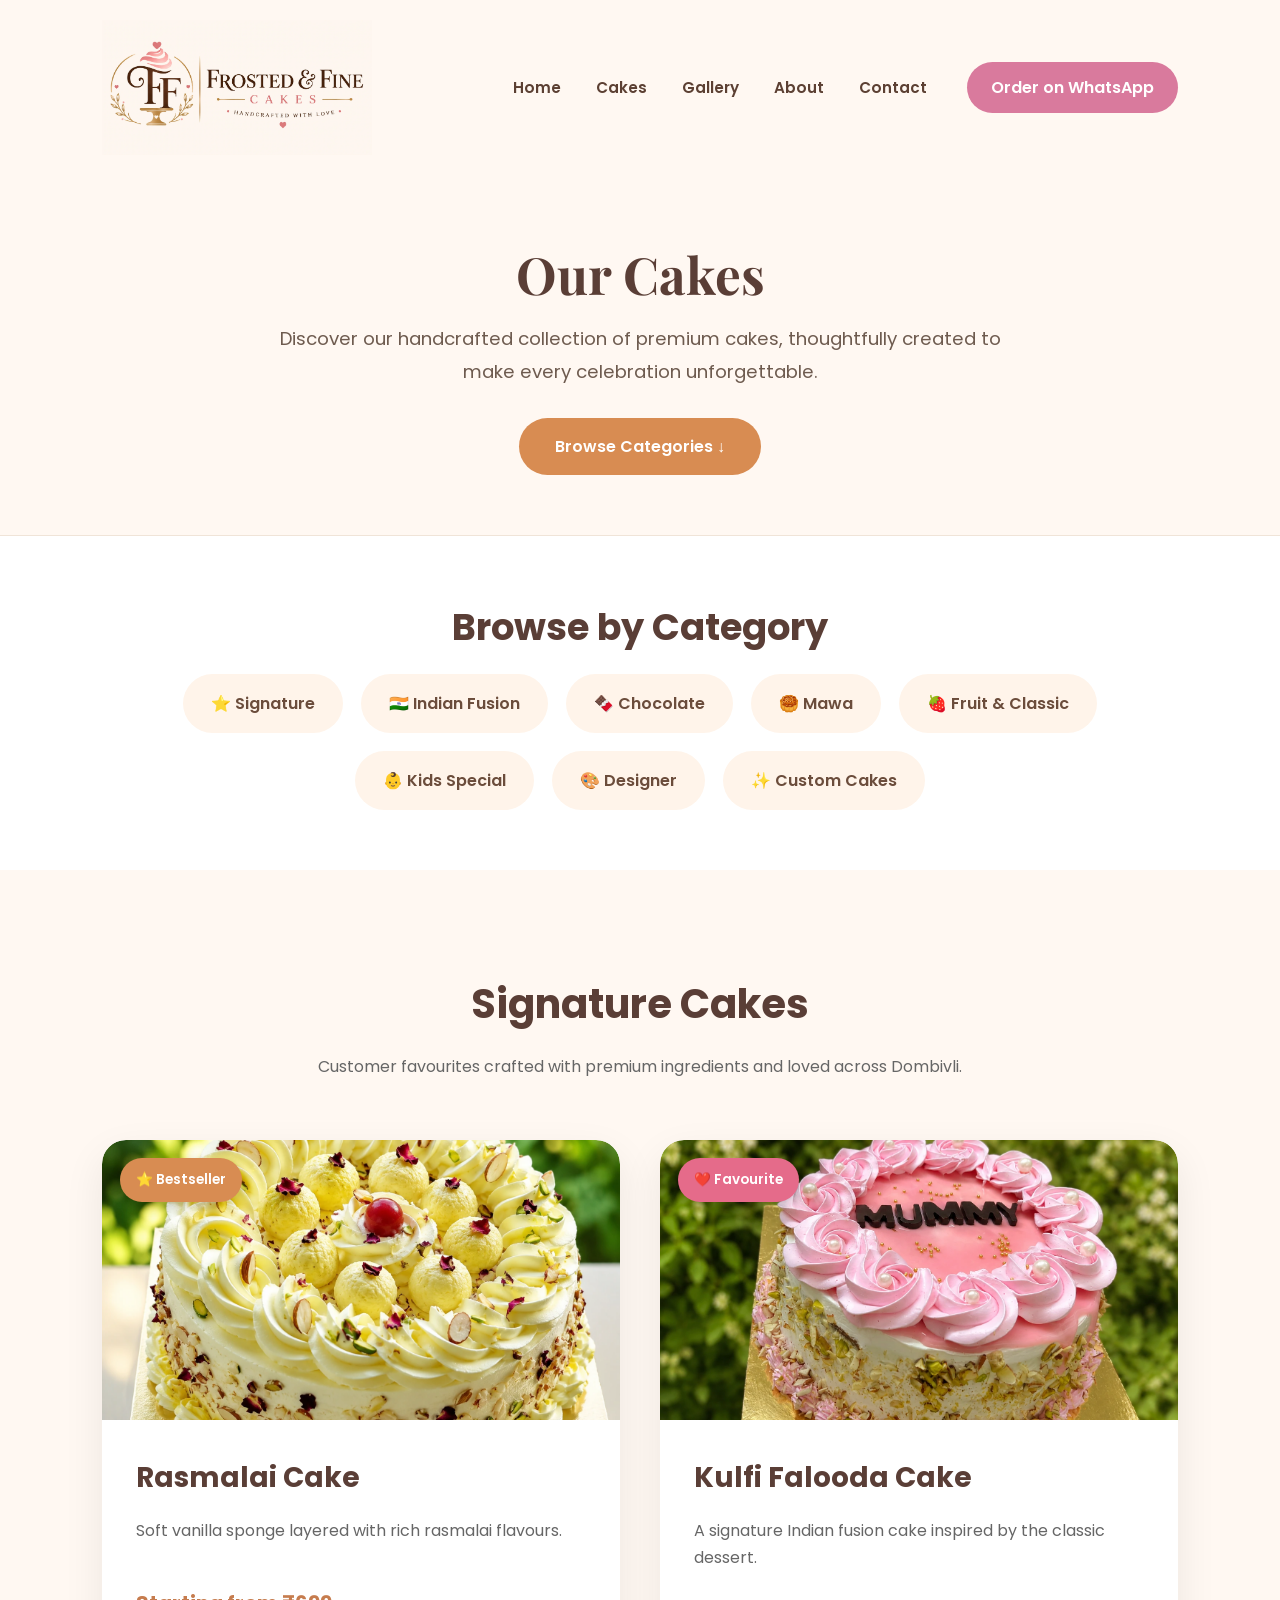
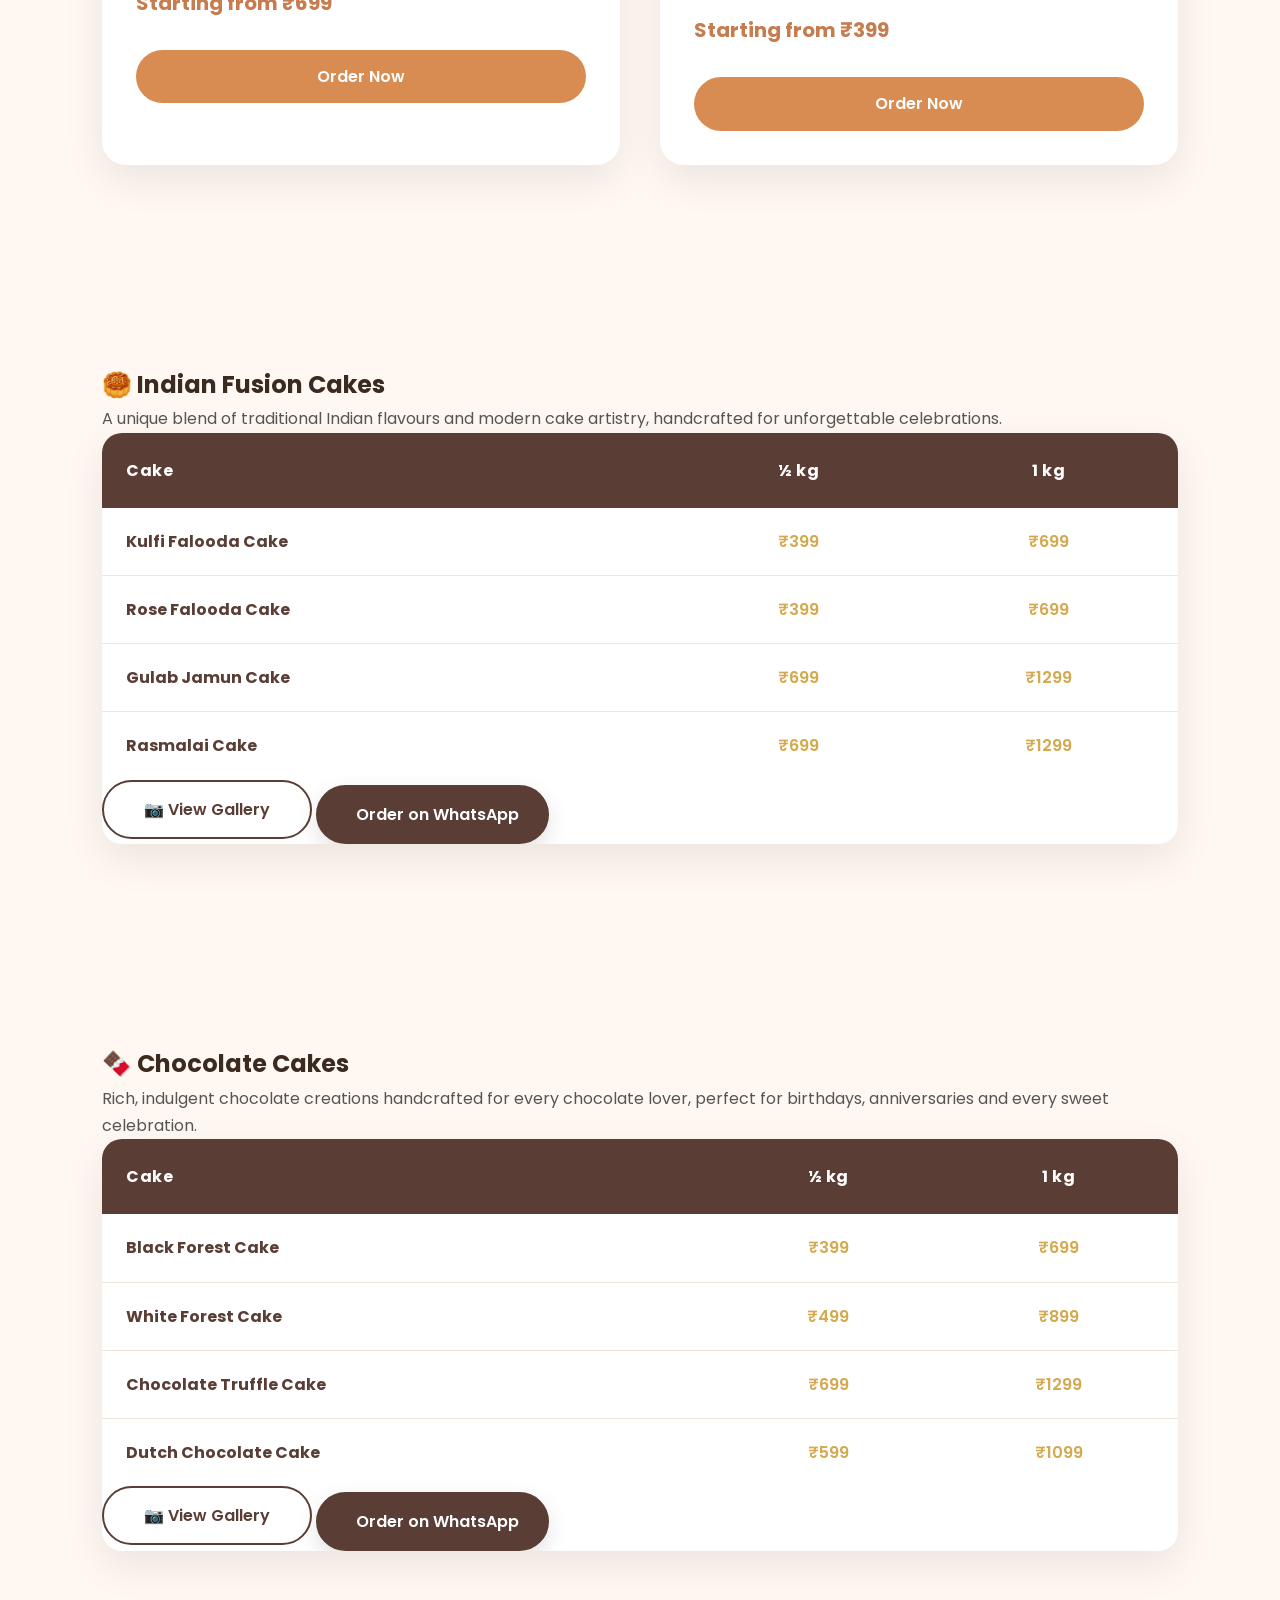
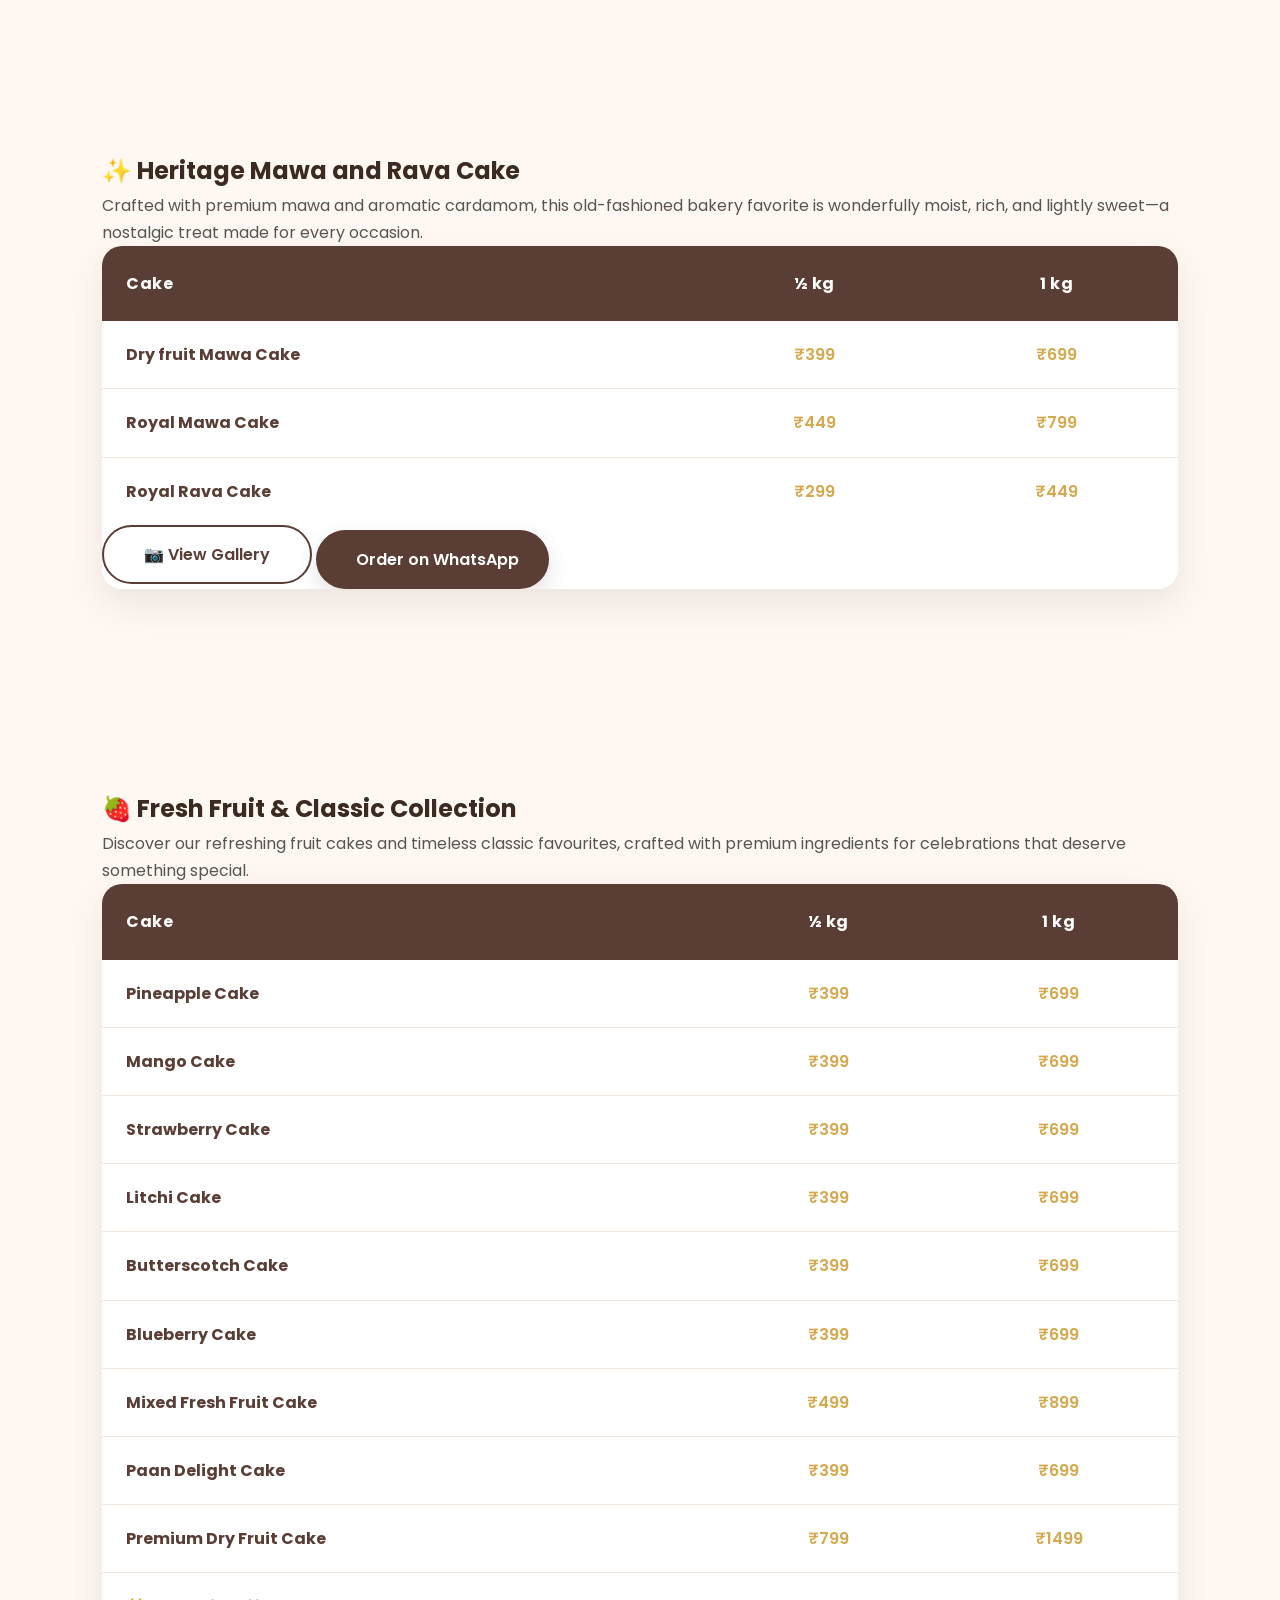
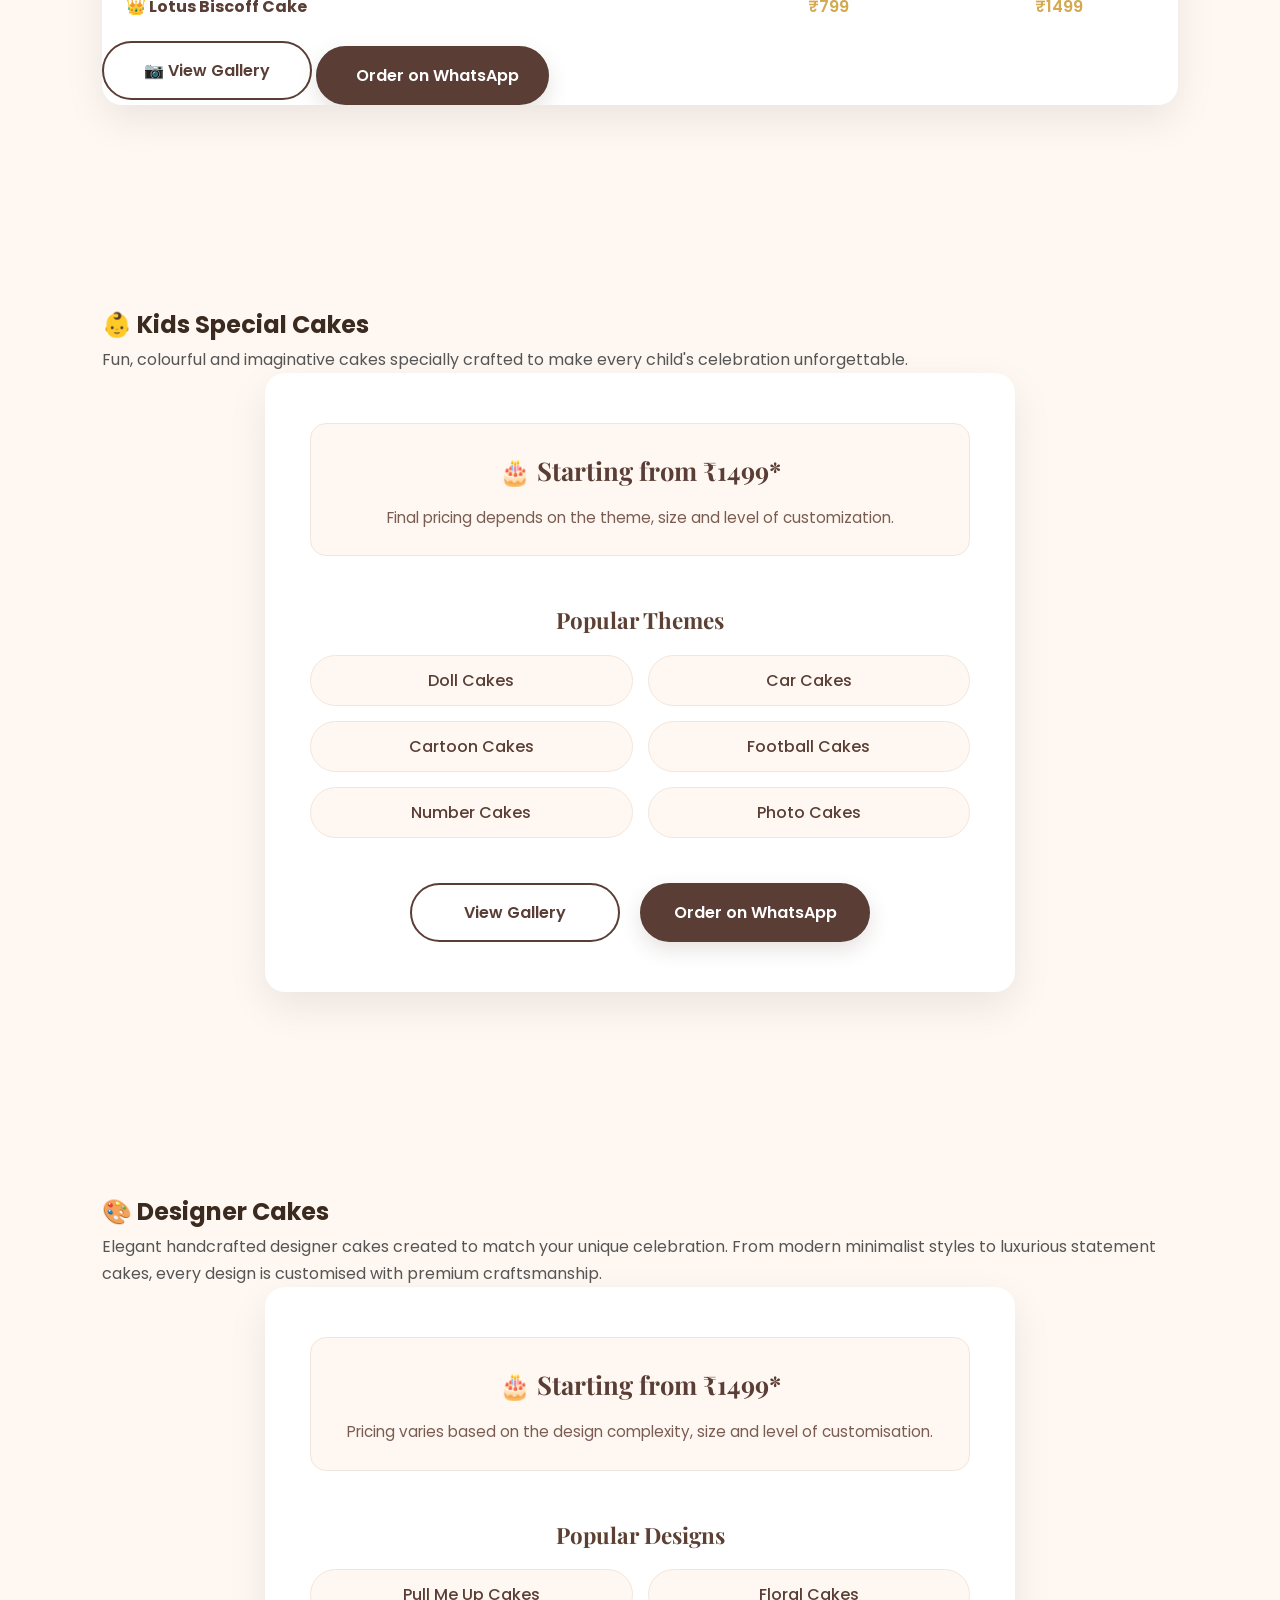
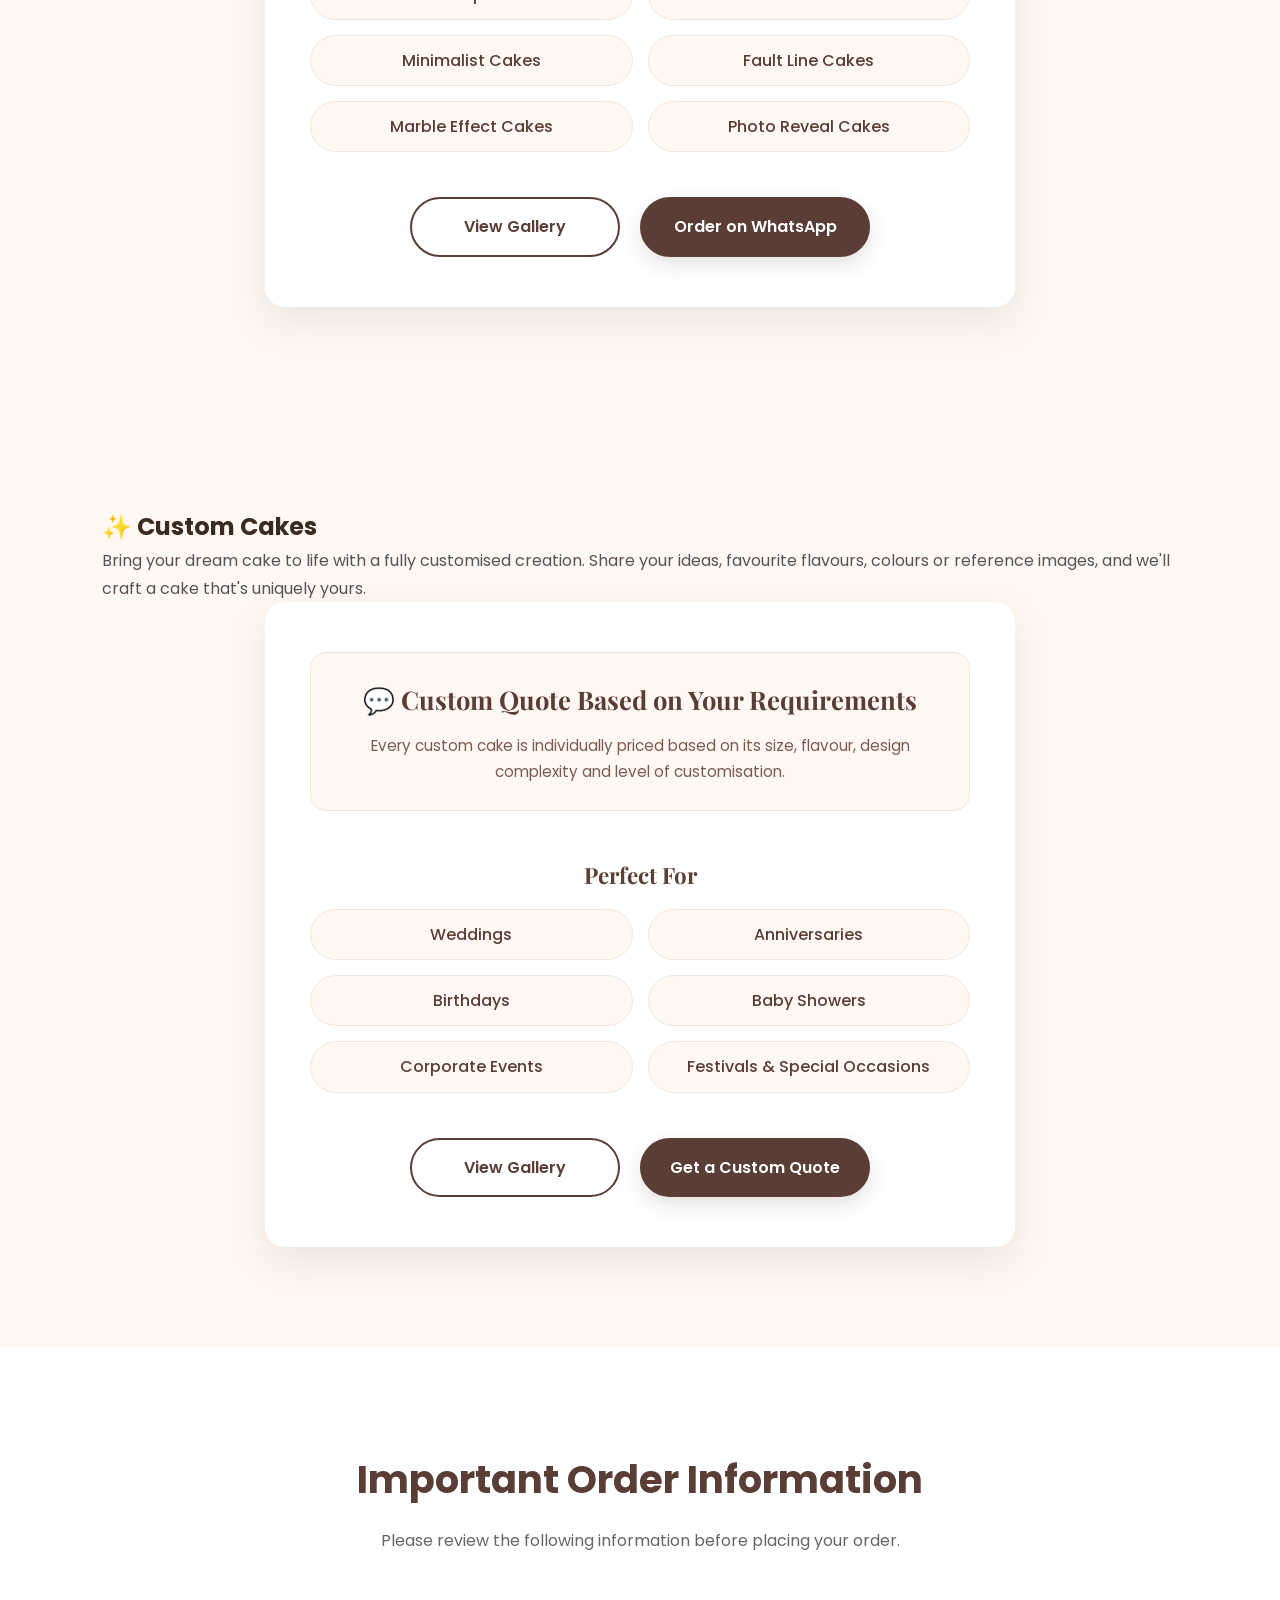
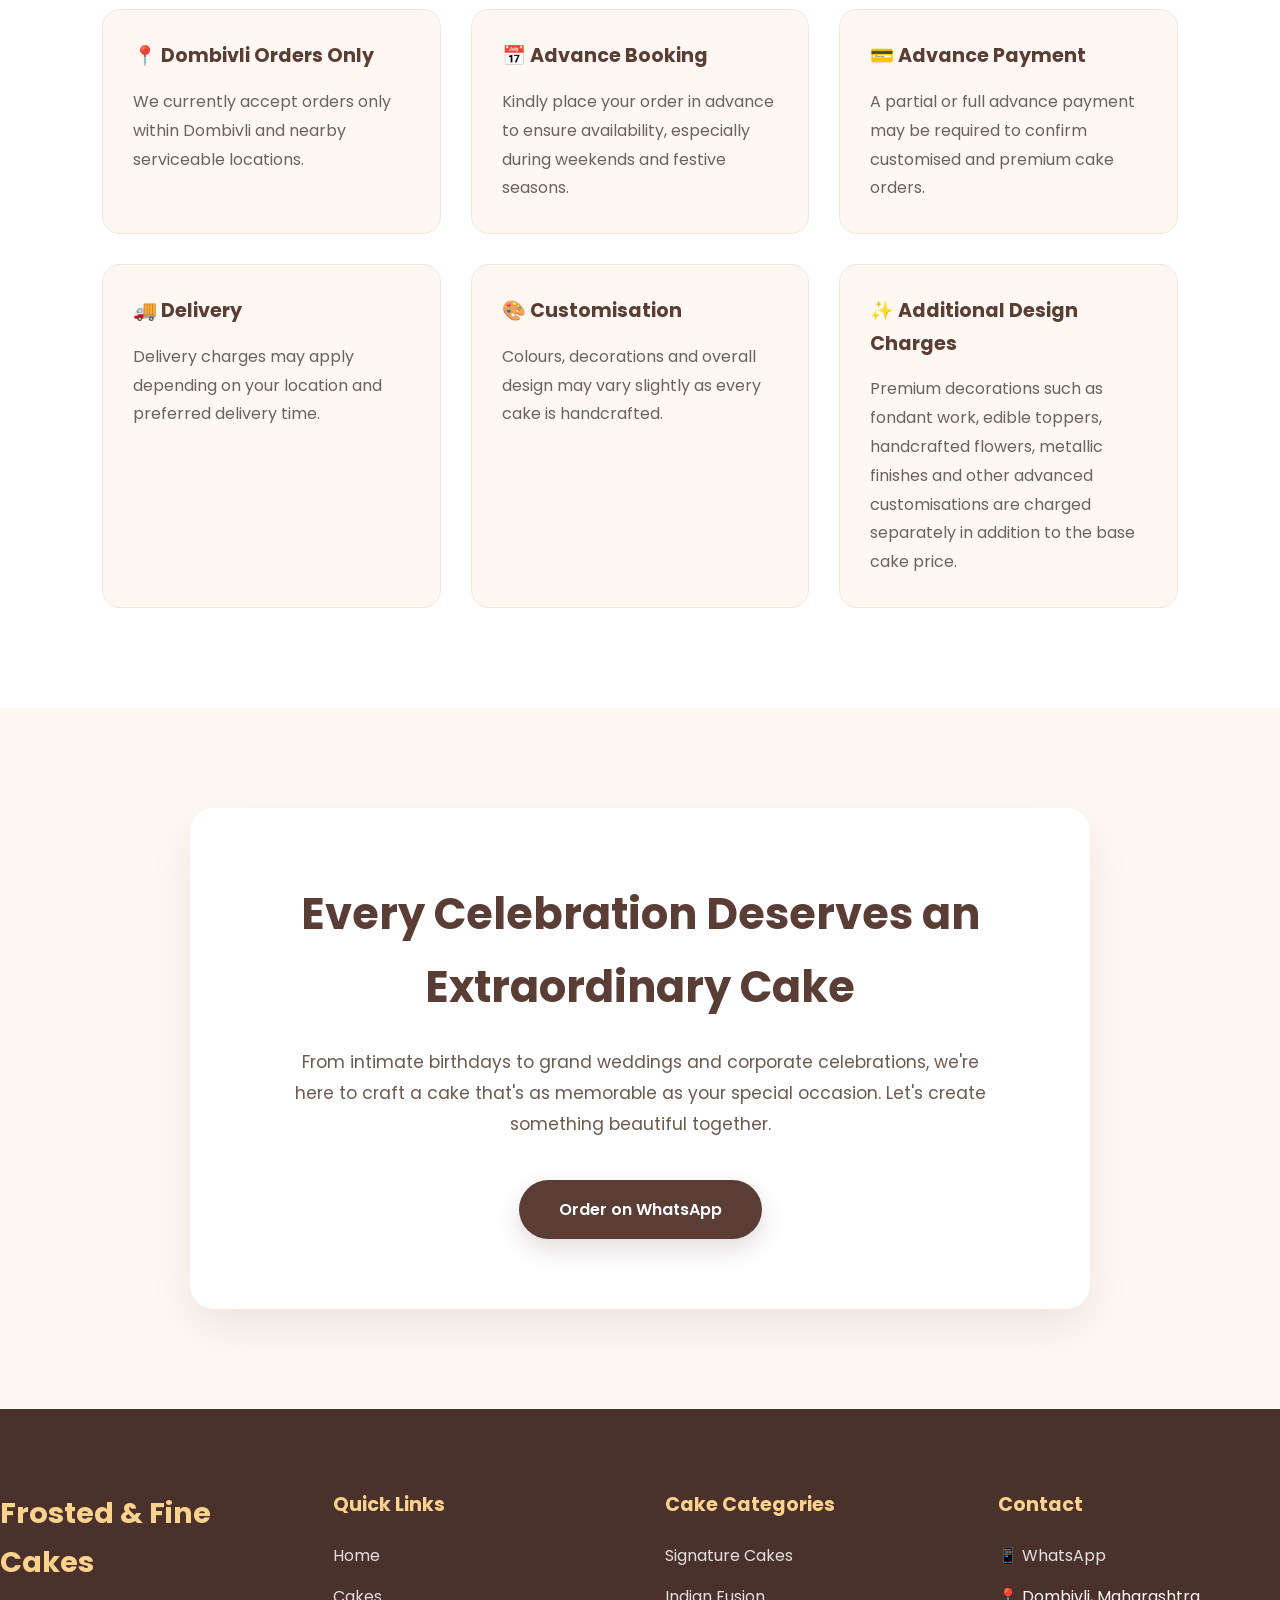
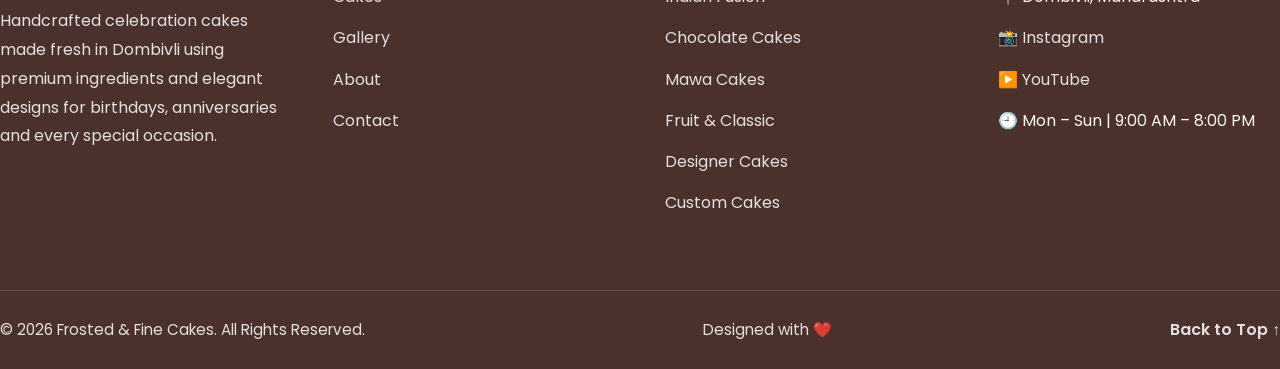
<file: cakes.html>
<!DOCTYPE html>
<html lang="en">

<head>
    <meta charset="UTF-8">
    <meta name="viewport" content="width=device-width, initial-scale=1.0">
    <meta name="theme-color" content="#FFF8F2">
    <title>Our Cakes | Frosted & Fine Cakes</title>
    <meta name="description" content="Explore our menu of homemade cakes including chocolate, red velvet, white forest, fruit cakes, custom celebration cakes and more, freshly baked to order.">
    <link rel="canonical" href="https://frosted-and-fine-cakes.netlify.app/cakes.html">
    <link rel="icon" href="/favicon.ico" sizes="any">

    <link rel="icon"
      type="image/webp"
      href="/favicon.webp">

    <link rel="icon"
      type="image/png"
      sizes="96x96"
      href="/favicon-96x96.png">

    <link rel="apple-touch-icon"
      href="/apple-touch-icon.png">

    <link rel="manifest"
      href="/site.webmanifest">

    <meta name="theme-color"
      content="#FFF8F2">
    <link rel="stylesheet" href="css/style.css">
    <link rel="stylesheet" href="css/cakes.css">
    <script type="application/ld+json">
    {
        "@context": "https://schema.org",
        "@graph": [
            {
                "@type": "Bakery",
                "@id": "https://frosted-and-fine-cakes.netlify.app/#bakery",
                "name": "Frosted & Fine Cakes",
                "url": "https://frosted-and-fine-cakes.netlify.app/",
                "image": "https://frosted-and-fine-cakes.netlify.app/images/logo/circular_badge.webp",
                "logo": "https://frosted-and-fine-cakes.netlify.app/images/logo/circular_badge.webp",
                "email": "mailto:frostedandfinecakes@gmail.com",
                "telephone": "+91-9324366460",
                "priceRange": "₹299+",
                "address": {
                    "@type": "PostalAddress",
                    "addressLocality": "Dombivli",
                    "addressRegion": "Maharashtra",
                    "addressCountry": "IN"
                },
                "areaServed": {
                    "@type": "City",
                    "name": "Dombivli"
                },
                "sameAs": [
                    "https://www.instagram.com/frosted_and_fine_cakes/",
                    "https://www.youtube.com/@frostedandfinecakes",
                    "https://wa.me/919324366460"
                ]
            },
            {
                "@type": "Organization",
                "@id": "https://frosted-and-fine-cakes.netlify.app/#organization",
                "name": "Frosted & Fine Cakes",
                "url": "https://frosted-and-fine-cakes.netlify.app/",
                "logo": "https://frosted-and-fine-cakes.netlify.app/images/logo/circular_badge.webp",
                "sameAs": [
                    "https://www.instagram.com/frosted_and_fine_cakes/",
                    "https://www.youtube.com/@frostedandfinecakes"
                ]
            },
            {
                "@type": "WebSite",
                "@id": "https://frosted-and-fine-cakes.netlify.app/#website",
                "url": "https://frosted-and-fine-cakes.netlify.app/",
                "name": "Frosted & Fine Cakes",
                "publisher": {
                    "@id": "https://frosted-and-fine-cakes.netlify.app/#organization"
                },
                "inLanguage": "en-IN"
            }
        ]
    }
    </script>
    <!-- Open Graph -->
    <meta property="og:type" content="website">
    <meta property="og:site_name" content="Frosted & Fine Cakes">
    <meta property="og:title" content="Our Cakes | Frosted & Fine Cakes">
    <meta property="og:description" content="Explore our collection of fresh homemade cakes including chocolate, red velvet, white forest, fruit cakes, and custom celebration cakes.">
    <meta property="og:url" content="https://frosted-and-fine-cakes.netlify.app/cakes.html">
    <meta property="og:image" content="https://frosted-and-fine-cakes.netlify.app/images/logo/circular_badge.webp">
    <meta property="og:image:alt" content="Homemade cakes by Frosted & Fine Cakes">
    <meta property="og:locale" content="en_IN">

    <!-- X (Twitter) -->
    <meta name="twitter:card" content="summary_large_image">
    <meta name="twitter:title" content="Our Cakes | Frosted & Fine Cakes">
    <meta name="twitter:description" content="Browse our delicious range of homemade cakes, crafted fresh with premium ingredients for every occasion.">
    <meta name="twitter:image" content="https://frosted-and-fine-cakes.netlify.app/images/logo/circular_badge.webp">
    <meta name="twitter:image:alt" content="Frosted & Fine Cakes Logo">
    <!-- Google tag (gtag.js) -->
    <script async src="https://www.googletagmanager.com/gtag/js?id=G-MYJBBLMFYX"></script>
    <script>
        window.dataLayer = window.dataLayer || [];
        function gtag(){dataLayer.push(arguments);}
        gtag('js', new Date());

        gtag('config', 'G-MYJBBLMFYX');
    </script>
</head>

<body>

    <!-- ================= NAVBAR ================= -->

    <nav>

        <a href="index.html" class="logo">

            <img src="images/logo/horizontal_logo.webp"
                class="logo-desktop"
                alt="Frosted & Fine Cakes">

            <img src="images/logo/primary_logo.webp"
                class="logo-mobile"
                alt="Frosted & Fine Cakes">

        </a>

        <div class="nav-right">

            <button
                class="menu-toggle"
                aria-label="Open navigation menu"
                aria-expanded="false">

                ☰

            </button>

            <div class="nav-menu">

                <ul class="nav-links">

                    <li><a href="index.html">Home</a></li>

                    <li><a href="cakes.html">Cakes</a></li>

                    <li><a href="gallery.html">Gallery</a></li>

                    <li><a href="about.html">About</a></li>

                    <li><a href="contact.html">Contact</a></li>

                </ul>

                <a href="https://wa.me/919324366460"
                    class="btn"
                    target="_blank"
                    rel="noopener">

                    Order on WhatsApp

                </a>

            </div>

        </div>

    </nav>
    
    <!-- ================= HERO ================= -->

    <section class="cakes-hero">

        <div class="hero-content">

            <h1>Our Cakes</h1>

            <p>
                Discover our handcrafted collection of premium cakes,
                thoughtfully created to make every celebration unforgettable.
            </p>

            <a href="#featured" class="hero-btn">
                Browse Categories ↓
            </a>

        </div>

    </section>
    <!-- ================= CATEGORY NAVIGATION ================= -->

    <section class="category-nav">

        <div class="category-nav-container">

            <h2>Browse by Category</h2>

            <div class="category-links">

                <a href="#featured">⭐ Signature</a>

                <a href="#fusion">🇮🇳 Indian Fusion</a>

                <a href="#chocolate">🍫 Chocolate</a>

                <a href="#mawa">🥮 Mawa</a>

                <a href="#fruit">🍓 Fruit & Classic</a>

                <a href="#kids">👶 Kids Special</a>

                <a href="#designer">🎨 Designer</a>

                <a href="#custom">✨ Custom Cakes</a>

            </div>

        </div>

    </section>


<!-- ================= FEATURED CAKES ================= -->

    <section id="featured" class="featured-cakes">

        <div class="category-container">

            <h2>Signature Cakes</h2>

            <p>
            Customer favourites crafted with premium ingredients and loved across Dombivli.
            </p>

            <div class="featured-grid">

            <!-- Rasmalai -->

                <div class="featured-card">

                    <span class="cake-badge bestseller">
                    ⭐ Bestseller
                    </span>

                    <img src="images/cakes/rasmalai-cake.webp" alt="Rasmalai Cake">
                    <div class="card-content">
                        <h3>Rasmalai Cake</h3>

                        <p>
                        Soft vanilla sponge layered with rich rasmalai flavours.
                        </p>

                        <div class="cake-price">
                        Starting from ₹699
                        </div>

                        <div class="card-buttons">

                            <a href="https://wa.me/919324366460" class="order-btn">
                            Order Now
                            </a>

                        </div>
                    </div>
                </div>

            <!-- Kulfi -->

                <div class="featured-card">

                    <span class="cake-badge favourite">
                    ❤️ Favourite
                    </span>

                    <img src="images/cakes/kulfi-falooda-cake.webp" alt="Kulfi Falooda Cake">
                    <div class="card-content">
                        <h3>Kulfi Falooda Cake</h3>

                        <p>
                        A signature Indian fusion cake inspired by the classic dessert.
                        </p>

                        <div class="cake-price">
                        Starting from ₹399
                        </div>

                        <div class="card-buttons">

                            <a href="https://wa.me/919324366460" class="order-btn">
                            Order Now
                            </a>

                        </div>
                    </div>
                </div>

            </div>

        </div>

    </section>

<!-- ================= INDIAN FUSION CAKES ================= -->

    <section id="fusion" class="cake-category">

        <div class="category-container">

            <h2>🥮 Indian Fusion Cakes</h2>

            <p>
            A unique blend of traditional Indian flavours and modern cake artistry,
            handcrafted for unforgettable celebrations.
            </p>
        </div>

        <div class="category-table-wrapper">

            <table class="category-table">

                <thead>

                    <tr>
                        <th>Cake</th>
                        <th>½ kg</th>
                        <th>1 kg</th>
                    </tr>

                </thead>

                <tbody>

                    <tr>
                        <td>Kulfi Falooda Cake</td>
                        <td>₹399</td>
                        <td>₹699</td>
                    </tr>

                    <tr>
                        <td>Rose Falooda Cake</td>
                        <td>₹399</td>
                        <td>₹699</td>
                    </tr>

                    <tr>
                        <td>Gulab Jamun Cake</td>
                        <td>₹699</td>
                        <td>₹1299</td>
                    </tr>
                    
                    <tr>
                        <td>Rasmalai Cake</td>
                        <td>₹699</td>
                        <td>₹1299</td>
                    </tr>

                </tbody>

            </table>

            <div class="category-buttons">

                <a href="gallery.html#indian-fusion" class="gallery-btn">
                📷 View Gallery
                </a>

                <a href="https://wa.me/919324366460" class="whatsapp-btn">
                    <i class="fa-brands fa-whatsapp"></i>
        Order on WhatsApp
                </a>

            </div>

        </div>

    </section>
<!-- ================= CHOCOLATE CAKES ================= -->

    <section id="chocolate" class="cake-category">

        <div class="category-container">

            <h2>🍫 Chocolate Cakes</h2>

            <p>
            Rich, indulgent chocolate creations handcrafted for every chocolate lover, perfect for birthdays, anniversaries and every sweet celebration.
            </p>
        </div>

        <div class="category-table-wrapper">

            <table class="category-table">

                <thead>

                    <tr>
                        <th>Cake</th>
                        <th>½ kg</th>
                        <th>1 kg</th>
                    </tr>

                </thead>

                <tbody>

                    <tr>
                        <td>Black Forest Cake</td>
                        <td>₹399</td>
                        <td>₹699</td>
                    </tr>

                    <tr>
                        <td>White Forest Cake</td>
                        <td>₹499</td>
                        <td>₹899</td>
                    </tr>

                    <tr>
                        <td>Chocolate Truffle Cake</td>
                        <td>₹699</td>
                        <td>₹1299</td>
                    </tr>
                    
                    <tr>
                        <td>Dutch Chocolate Cake</td>
                        <td>₹599</td>
                        <td>₹1099</td>
                    </tr>

                </tbody>

            </table>

            <div class="category-buttons">

                <a href="gallery.html#chocolate" class="gallery-btn">
                📷 View Gallery
                </a>

                <a href="https://wa.me/919324366460" class="whatsapp-btn">
                    <i class="fa-brands fa-whatsapp"></i>
                    Order on WhatsApp
                </a>

            </div>

        </div>

    </section>
<!-- ================= MAWA CAKES ================= -->

    <section id="mawa" class="cake-category">

        <div class="category-container">

            <h2>✨ Heritage Mawa and Rava Cake</h2>

            <p>
            Crafted with premium mawa and aromatic cardamom, this old-fashioned bakery favorite is wonderfully moist, rich, and lightly sweet—a nostalgic treat made for every occasion.
            </p>
        </div>

        <div class="category-table-wrapper">

            <table class="category-table">

                <thead>

                    <tr>
                        <th>Cake</th>
                        <th>½ kg</th>
                        <th>1 kg</th>
                    </tr>

                </thead>

                <tbody>

                    <tr>
                        <td>Dry fruit Mawa Cake</td>
                        <td>₹399</td>
                        <td>₹699</td>
                    </tr>

                    <tr>
                        <td>Royal Mawa Cake</td>
                        <td>₹449</td>
                        <td>₹799</td>
                    </tr>

                    <tr>
                        <td>Royal Rava Cake</td>
                        <td>₹299</td>
                        <td>₹449</td>
                    </tr>

                </tbody>

            </table>

            <div class="category-buttons">

                <a href="gallery.html#mawa" class="gallery-btn">
                📷 View Gallery
                </a>

                <a href="https://wa.me/919324366460" class="whatsapp-btn">
                    <i class="fa-brands fa-whatsapp"></i>
            Order on WhatsApp
                </a>

            </div>

        </div>

    </section>
<!-- ================= Fresh Fruit & Classic Cakes ================= -->

    <section id="fruit" class="cake-category">

        <div class="category-container">

            <h2>🍓 Fresh Fruit & Classic Collection</h2>

            <p>
            Discover our refreshing fruit cakes and timeless classic favourites, crafted with premium ingredients for celebrations that deserve something special.
            </p>
        </div>

        <div class="category-table-wrapper">

            <table class="category-table">

                <thead>

                    <tr>
                        <th>Cake</th>
                        <th>½ kg</th>
                        <th>1 kg</th>
                    </tr>

                </thead>

                <tbody>

                    <tr>
                        <td>Pineapple Cake</td>
                        <td>₹399</td>
                        <td>₹699</td>
                    </tr>

                    <tr>
                        <td>Mango Cake</td>
                        <td>₹399</td>
                        <td>₹699</td>
                    </tr>

                    <tr>
                        <td>Strawberry Cake</td>
                        <td>₹399</td>
                        <td>₹699</td>
                    </tr>
                    
                    <tr>
                        <td>Litchi Cake</td>
                        <td>₹399</td>
                        <td>₹699</td>
                    </tr>

                    <tr>
                        <td>Butterscotch Cake</td>
                        <td>₹399</td>
                        <td>₹699</td>
                    </tr>

                    <tr>
                        <td>Blueberry Cake</td>
                        <td>₹399</td>
                        <td>₹699</td>
                    </tr>

                    <tr>
                        <td>Mixed Fresh Fruit Cake</td>
                        <td>₹499</td>
                        <td>₹899</td>
                    </tr>

                    <tr>
                        <td>Paan Delight Cake</td>
                        <td>₹399</td>
                        <td>₹699</td>
                    </tr>

                    <tr>
                        <td>Premium Dry Fruit Cake</td>
                        <td>₹799</td>
                        <td>₹1499</td>
                    </tr>

                    <tr>
                        <td>👑 Lotus Biscoff Cake</td>
                        <td>₹799</td>
                        <td>₹1499</td>
                    </tr>

                </tbody>

            </table>

            <div class="category-buttons">

                <a href="gallery.html#fruit" class="gallery-btn">
                📷 View Gallery
                </a>

                <a href="https://wa.me/919324366460" class="whatsapp-btn">
                    <i class="fa-brands fa-whatsapp"></i>
    Order on WhatsApp
                </a>

            </div>

        </div>

    </section>

<!-- ================= KIDS SPECIAL ================= -->

    <section id="kids" class="cake-category">

        <div class="category-container">

            <h2>👶 Kids Special Cakes</h2>

            <p>
            Fun, colourful and imaginative cakes specially crafted to make every child's celebration unforgettable.
            </p>

            <div class="feature-card">

                <div class="price-box">

                    <h3>🎂 Starting from ₹1499*</h3>

                    <p>
                    Final pricing depends on the theme, size and level of customization.
                    </p>

                </div>

                <div class="feature-list">

                    <h3 class="feature-title">Popular Themes</h3>

                    <ul class="feature-tags">

                        <li class="feature-tag">Doll Cakes</li>
                        <li class="feature-tag">Car Cakes</li>
                        <li class="feature-tag">Cartoon Cakes</li>
                        <li class="feature-tag">Football Cakes</li>
                        <li class="feature-tag">Number Cakes</li>
                        <li class="feature-tag">Photo Cakes</li>

                    </ul>

                </div>

                <div class="category-actions">

                    <a href="gallery.html#kids" class="gallery-btn">
                    View Gallery
                    </a>

                    <a href="https://wa.me/919324366460" class="whatsapp-btn">
                    Order on WhatsApp
                    </a>

                </div>

            </div>

        </div>

    </section>
<!-- ================= DESIGNER CAKES ================= -->

    <section id="designer" class="cake-category">

        <div class="category-container">

            <h2>🎨 Designer Cakes</h2>

            <p>
            Elegant handcrafted designer cakes created to match your unique
            celebration. From modern minimalist styles to luxurious statement
            cakes, every design is customised with premium craftsmanship.
            </p>

            <div class="feature-card">

                <div class="price-box">

                    <h3>🎂 Starting from ₹1499*</h3>

                    <p>
                    Pricing varies based on the design complexity, size and
                    level of customisation.
                    </p>

                </div>

                <div class="feature-list">

                    <h3 class="feature-title">
                    Popular Designs
                    </h3>

                    <ul class="feature-tags">

                        <li class="feature-tag">Pull Me Up Cakes</li>
                        <li class="feature-tag">Floral Cakes</li>
                        <li class="feature-tag">Minimalist Cakes</li>
                        <li class="feature-tag">Fault Line Cakes</li>
                        <li class="feature-tag">Marble Effect Cakes</li>
                        <li class="feature-tag">Photo Reveal Cakes</li>

                    </ul>

                </div>

                <div class="category-actions">

                    <a href="gallery.html#designer" class="gallery-btn">
                    View Gallery
                    </a>

                    <a href="https://wa.me/919324366460" class="whatsapp-btn">
                    Order on WhatsApp
                    </a>

                </div>

            </div>

        </div>

    </section>
<!-- ================= CUSTOM CAKES ================= -->

    <section id="custom" class="cake-category">

        <div class="category-container">

            <h2>✨ Custom Cakes</h2>

            <p>
            Bring your dream cake to life with a fully customised creation.
            Share your ideas, favourite flavours, colours or reference images,
            and we'll craft a cake that's uniquely yours.
            </p>

            <div class="feature-card">

                <div class="price-box">

                    <h3>💬 Custom Quote Based on Your Requirements</h3>

                    <p>
                    Every custom cake is individually priced based on its size,
                    flavour, design complexity and level of customisation.
                    </p>

                </div>

                <div class="feature-list">

                    <h3 class="feature-title">
                    Perfect For
                    </h3>

                    <ul class="feature-tags">

                        <li class="feature-tag">Weddings</li>
                        <li class="feature-tag">Anniversaries</li>
                        <li class="feature-tag">Birthdays</li>
                        <li class="feature-tag">Baby Showers</li>
                        <li class="feature-tag">Corporate Events</li>
                        <li class="feature-tag">Festivals & Special Occasions</li>

                    </ul>

                </div>

                <div class="category-actions">

                    <a href="gallery.html#custom" class="gallery-btn">
                    View Gallery
                    </a>

                    <a href="https://wa.me/919324366460"
                   class="whatsapp-btn">

                    Get a Custom Quote

                    </a>

                </div>

            </div>

        </div>

    </section>

<!-- ================= ORDER INFORMATION ================= -->

    <section class="order-information">

        <div class="category-container">

            <h2>Important Order Information</h2>

            <p class="order-info-intro">
            Please review the following information before placing your order.
            </p>

            <div class="info-grid">

                <div class="info-card">
                    <h3>📍 Dombivli Orders Only</h3>
                    <p>
                    We currently accept orders only within Dombivli and nearby
                    serviceable locations.
                    </p>
                </div>

                <div class="info-card">
                    <h3>📅 Advance Booking</h3>
                    <p>
                    Kindly place your order in advance to ensure availability,
                    especially during weekends and festive seasons.
                    </p>
                </div>

                <div class="info-card">
                    <h3>💳 Advance Payment</h3>
                    <p>
                    A partial or full advance payment may be required to confirm
                    customised and premium cake orders.
                    </p>
                </div>

                <div class="info-card">
                    <h3>🚚 Delivery</h3>
                    <p>
                    Delivery charges may apply depending on your location and
                    preferred delivery time.
                    </p>
                </div>

                <div class="info-card">
                    <h3>🎨 Customisation</h3>
                    <p>
                    Colours, decorations and overall design may vary slightly
                    as every cake is handcrafted.
                    </p>
                </div>

                <div class="info-card">
                    <h3>✨ Additional Design Charges</h3>
                    <p>
                    Premium decorations such as fondant work, edible toppers,
                    handcrafted flowers, metallic finishes and other advanced
                    customisations are charged separately in addition to the
                    base cake price.
                    </p>
                </div>

            </div>

        </div>

    </section>

<!-- ================= FINAL CTA ================= -->

    <section class="final-cta">

        <div class="cta-container">

            <h2>
            Every Celebration Deserves an Extraordinary Cake
            </h2>

            <p>
            From intimate birthdays to grand weddings and corporate celebrations,
            we're here to craft a cake that's as memorable as your special occasion.
            Let's create something beautiful together.
            </p>

            <a href="https://wa.me/919324366460"
            class="cta-btn"
            target="_blank"
            rel="noopener">

            Order on WhatsApp

            </a>

        </div>

    </section>
 <!-- =========================================
        FOOTER
========================================= -->
    <footer class="footer">

        <div class="container">

            <div class="footer-grid">

            <!-- Brand -->
                <div class="footer__brand">

                    <h3>Frosted &amp; Fine Cakes</h3>

                    <p>
                    Handcrafted celebration cakes made fresh in Dombivli using
                    premium ingredients and elegant designs for birthdays,
                    anniversaries and every special occasion.
                    </p>

                </div>

            <!-- Quick Links -->
                <div class="footer__links">

                    <h4>Quick Links</h4>

                    <ul>

                        <li><a href="index.html">Home</a></li>
                        <li><a href="cakes.html">Cakes</a></li>
                        <li><a href="gallery.html">Gallery</a></li>
                        <li><a href="about.html">About</a></li>
                        <li><a href="contact.html">Contact</a></li>

                    </ul>

                </div>

            <!-- Cake Categories -->
                <div class="footer__categories">

                    <h4>Cake Categories</h4>

                    <ul>

                        <li><a href="cakes.html#featured">Signature Cakes</a></li>
                        <li><a href="cakes.html#fusion">Indian Fusion</a></li>
                        <li><a href="cakes.html#chocolate">Chocolate Cakes</a></li>
                        <li><a href="cakes.html#mawa">Mawa Cakes</a></li>
                        <li><a href="cakes.html#fruit">Fruit &amp; Classic</a></li>
                        <li><a href="cakes.html#designer">Designer Cakes</a></li>
                        <li><a href="cakes.html#custom">Custom Cakes</a></li>

                    </ul>

                </div>

            <!-- Contact -->
                <div class="footer__contact">

                    <h4>Contact</h4>

                    
                    <ul>

                        <li>
        📱
                            <a href="https://wa.me/919324366460?text=Hello%20Frosted%20%26%20Fine%20Cakes!%20I%20would%20like%20to%20order%20a%20cake."
           target="_blank"
           rel="noopener">
            WhatsApp
                            </a>
                        </li>

                        <li>
        📍 Dombivli, Maharashtra
                        </li>

                        <li>
        📸
                            <a href="https://www.instagram.com/frosted_and_fine_cakes/"
           target="_blank"
           rel="noopener">
            Instagram
                            </a>
                        </li>
                        <li>
        ▶️
                            <a href="https://www.youtube.com/@frostedandfinecakes"
           target="_blank"
           rel="noopener">
            YouTube
                            </a>
                        </li>
                        <li>
        🕘 Mon – Sun | 9:00 AM – 8:00 PM
                        </li>

                    </ul>


                </div>

            </div>

        </div>

    <!-- Bottom Footer -->

        <div class="footer-bottom">

            <div class="container footer-bottom-content">

                <p>
                © 2026 Frosted &amp; Fine Cakes. All Rights Reserved.
                </p>

                <p>
                Designed with ❤️
                </p>

                <a href="#top" class="back-to-top">
                Back to Top ↑
                </a>

            </div>

        </div>

    </footer>

    <script src="js/script.js"></script>

</body>

</html>
</file>
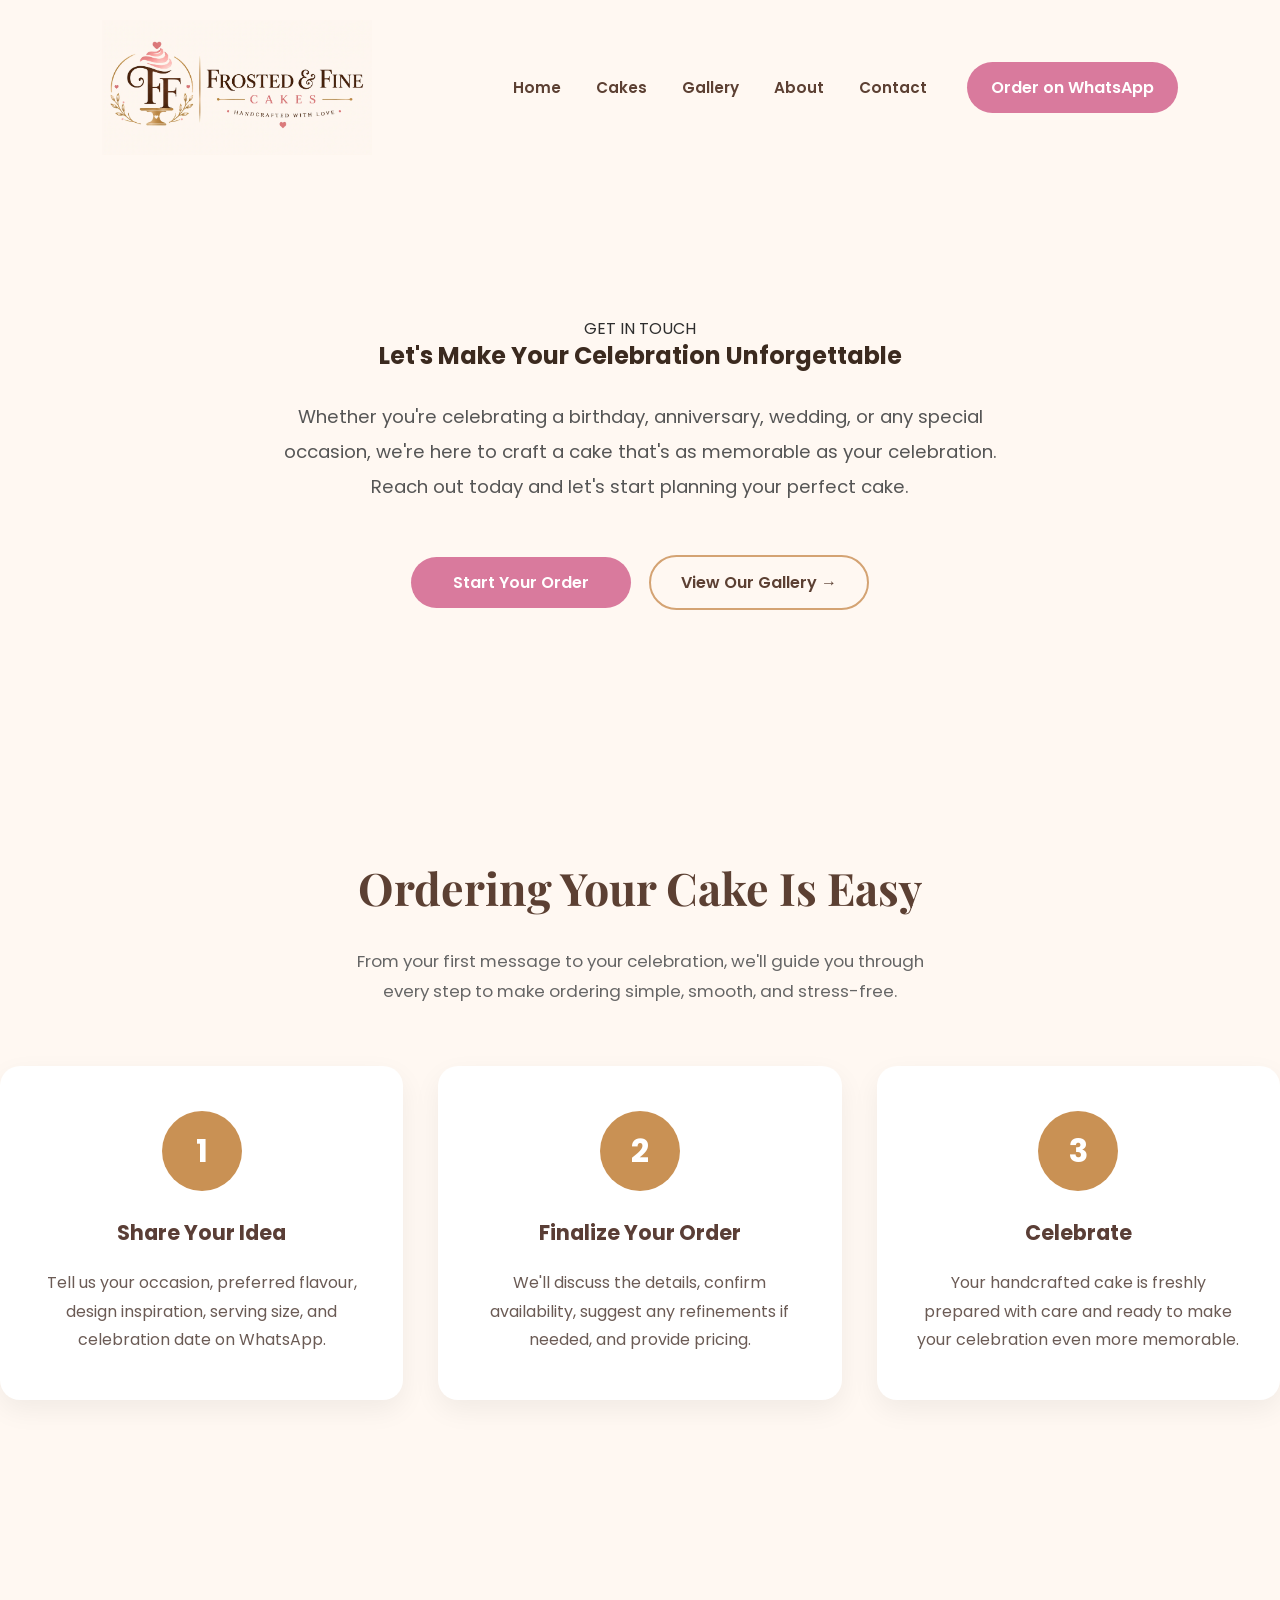
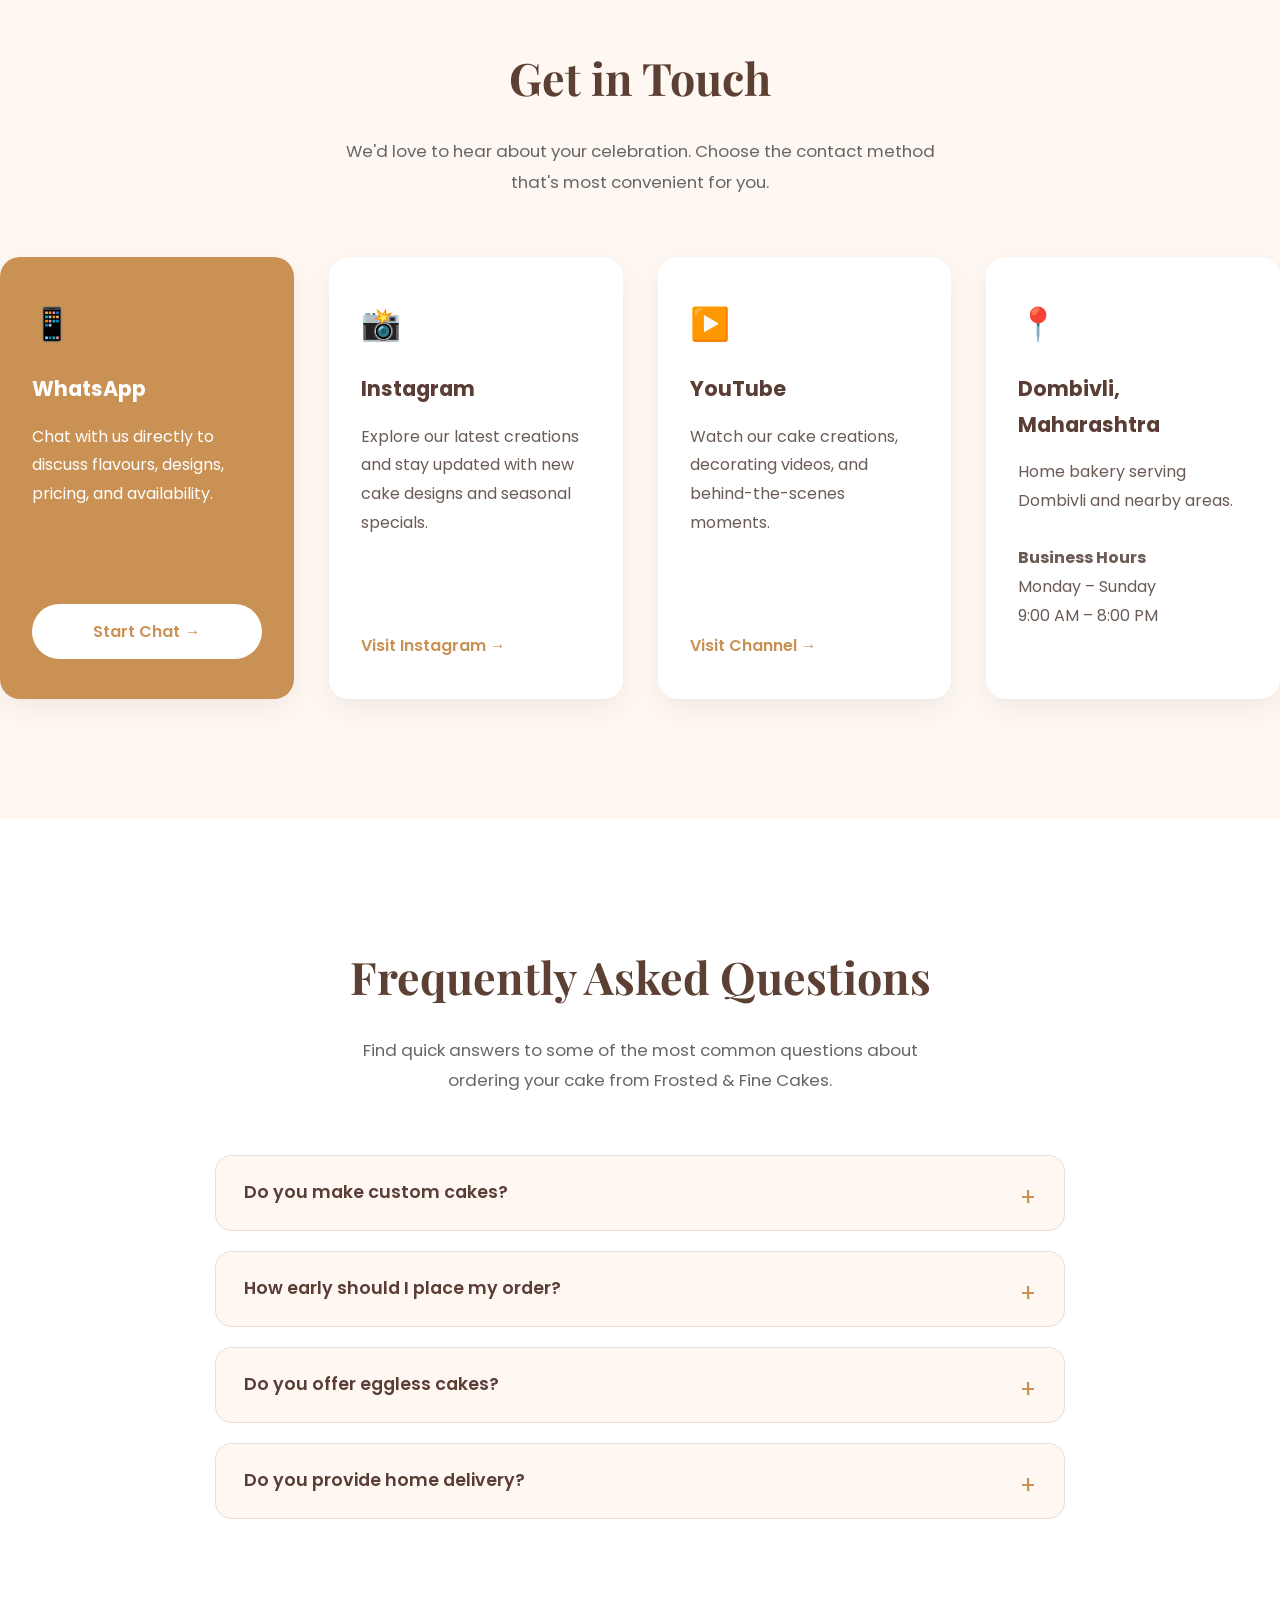
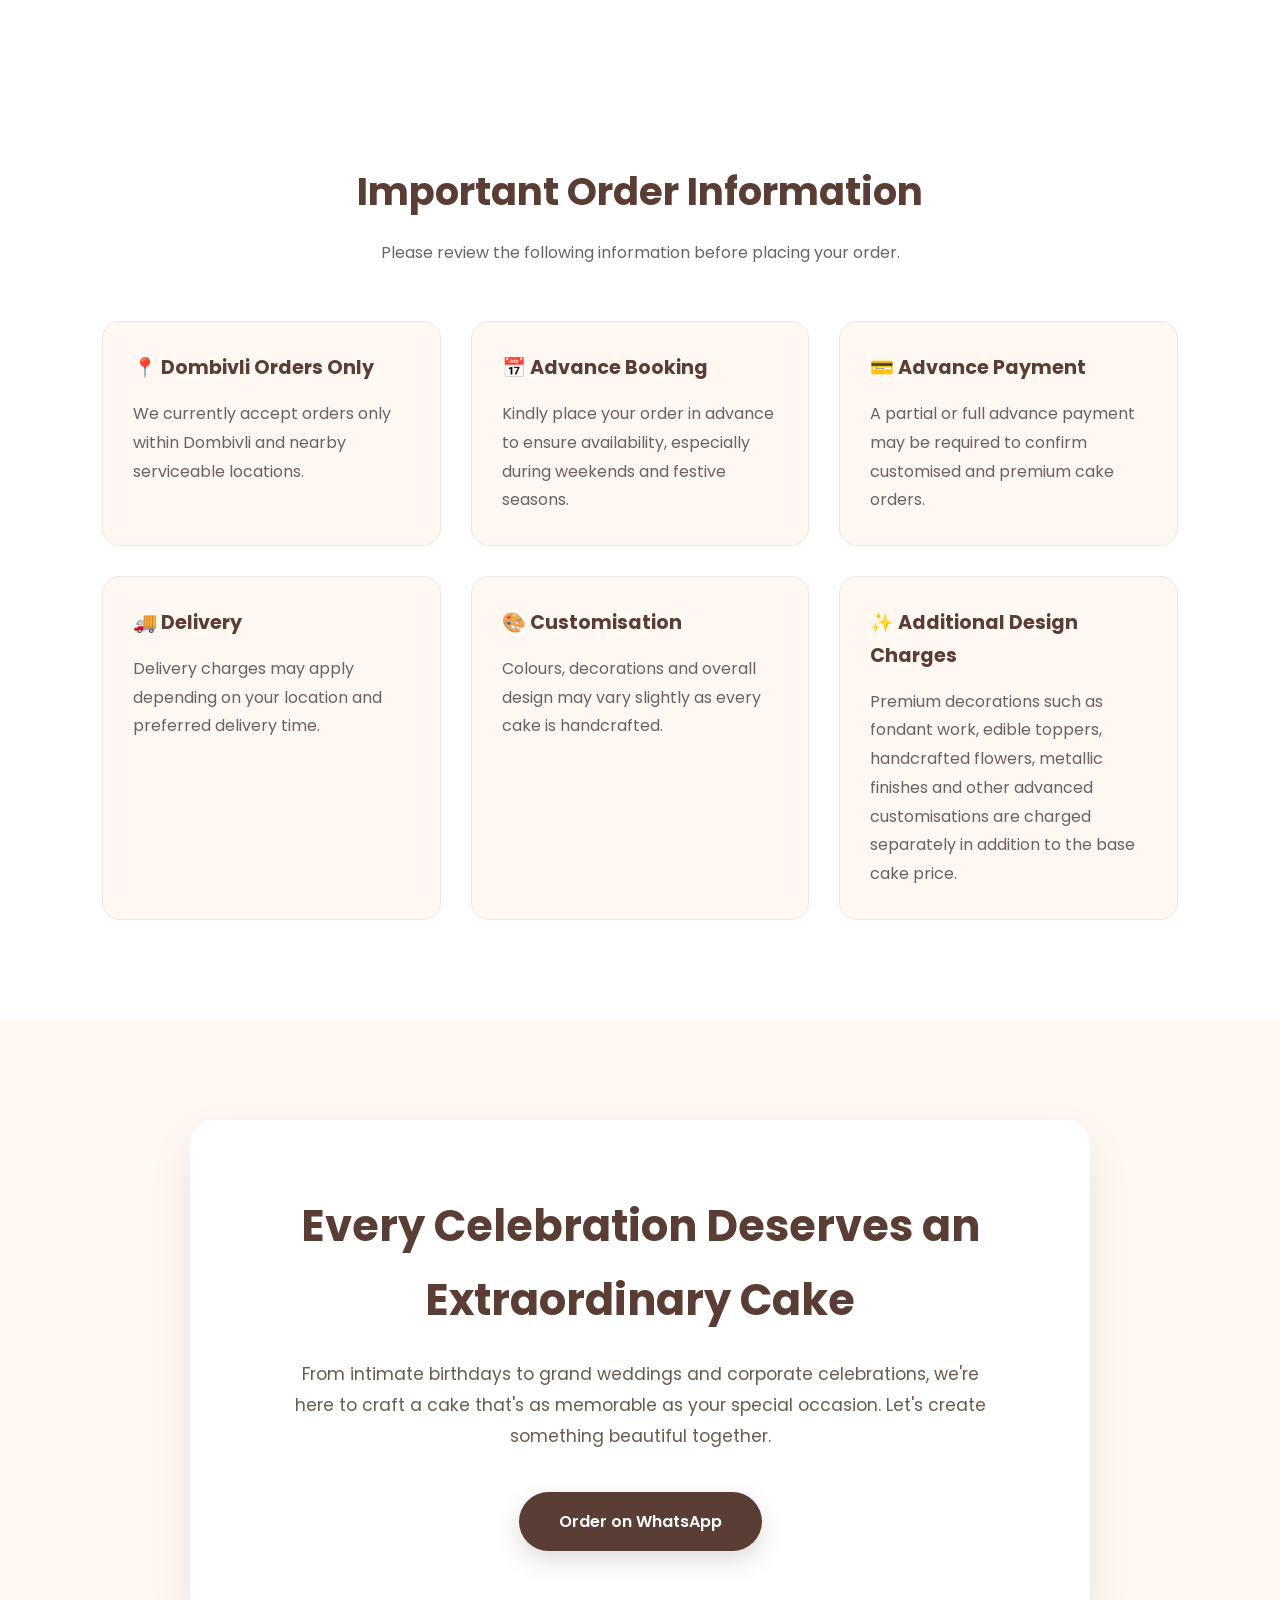
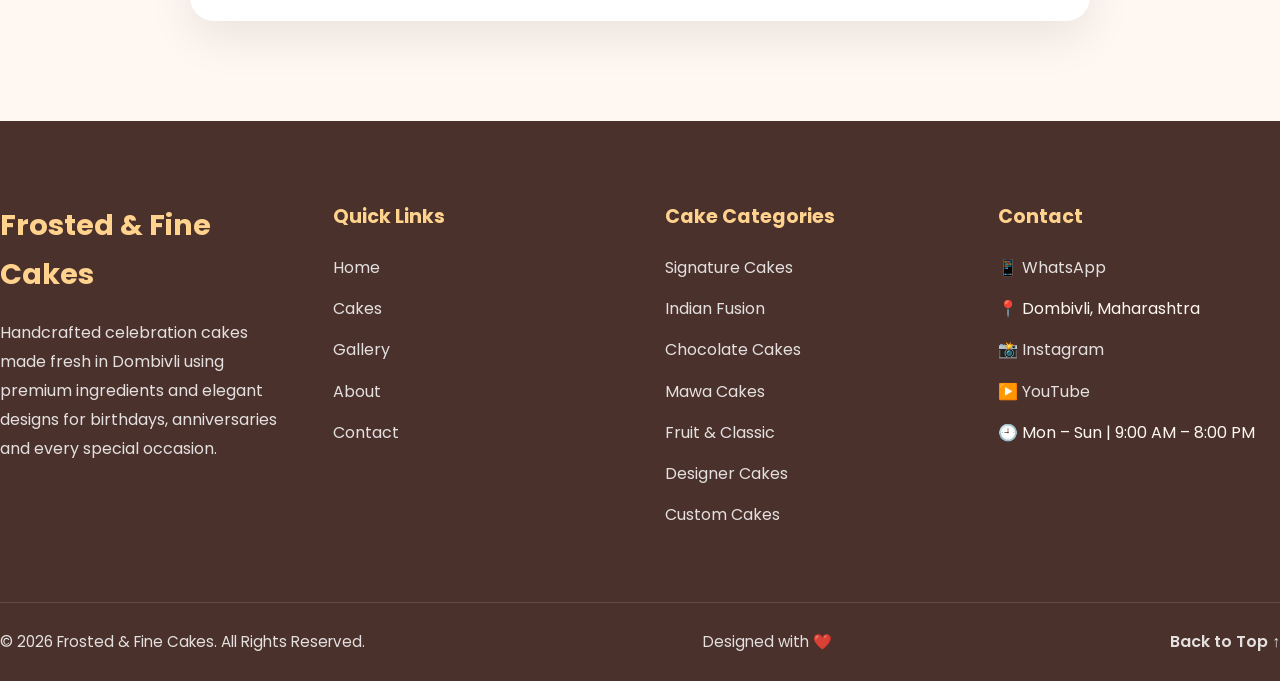
<file: contact.html>
<!DOCTYPE html>
<html lang="en">

<head>
    <meta charset="UTF-8">
    <meta name="viewport" content="width=device-width, initial-scale=1.0">
    <meta name="theme-color" content="#FFF8F2">
    <title>Frosted & Fine Cakes | Homemade Cakes for Every Celebration</title>
    <meta name="description" content="Contact Frosted & Fine Cakes to place your cake order, request a custom design, or ask any questions. We're here to make your celebrations sweeter.">
    <link rel="canonical" href="https://frosted-and-fine-cakes.netlify.app/contact.html">
    <link rel="stylesheet" href="css/style.css">
    <link rel="stylesheet" href="css/cakes.css">
    <link rel="stylesheet" href="css/contact.css">
    <link rel="icon" href="/favicon.ico" sizes="any">

    <link rel="icon"
      type="image/webp"
      href="/favicon.webp">

    <link rel="icon"
      type="image/png"
      sizes="96x96"
      href="/favicon-96x96.png">

    <link rel="apple-touch-icon"
      href="/apple-touch-icon.png">

    <link rel="manifest"
      href="/site.webmanifest">

    <meta name="theme-color"
      content="#FFF8F2">
    <script type="application/ld+json">
    {
        "@context": "https://schema.org",
        "@graph": [
            {
                "@type": "Bakery",
                "@id": "https://frosted-and-fine-cakes.netlify.app/#bakery",
                "name": "Frosted & Fine Cakes",
                "url": "https://frosted-and-fine-cakes.netlify.app/",
                "image": "https://frosted-and-fine-cakes.netlify.app/images/logo/circular_badge.webp",
                "logo": "https://frosted-and-fine-cakes.netlify.app/images/logo/circular_badge.webp",
                "email": "mailto:frostedandfinecakes@gmail.com",
                "telephone": "+91-9324366460",
                "priceRange": "₹299+",
                "address": {
                    "@type": "PostalAddress",
                    "addressLocality": "Dombivli",
                    "addressRegion": "Maharashtra",
                    "addressCountry": "IN"
                },
                "areaServed": {
                    "@type": "City",
                    "name": "Dombivli"
                },
                "sameAs": [
                    "https://www.instagram.com/frosted_and_fine_cakes/",
                    "https://www.youtube.com/@frostedandfinecakes",
                    "https://wa.me/919324366460"
                ]
            },
            {
                "@type": "Organization",
                "@id": "https://frosted-and-fine-cakes.netlify.app/#organization",
                "name": "Frosted & Fine Cakes",
                "url": "https://frosted-and-fine-cakes.netlify.app/",
                "logo": "https://frosted-and-fine-cakes.netlify.app/images/logo/circular_badge.webp",
                "sameAs": [
                    "https://www.instagram.com/frosted_and_fine_cakes/",
                    "https://www.youtube.com/@frostedandfinecakes"
                ]
            },
            {
                "@type": "WebSite",
                "@id": "https://frosted-and-fine-cakes.netlify.app/#website",
                "url": "https://frosted-and-fine-cakes.netlify.app/",
                "name": "Frosted & Fine Cakes",
                "publisher": {
                    "@id": "https://frosted-and-fine-cakes.netlify.app/#organization"
                },
                "inLanguage": "en-IN"
            }
        ]
    }
    </script>
    <!-- Open Graph -->
    <meta property="og:type" content="website">
    <meta property="og:site_name" content="Frosted & Fine Cakes">
    <meta property="og:title" content="Contact Us | Frosted & Fine Cakes">
    <meta property="og:description" content="Get in touch with Frosted & Fine Cakes to place an order, request a custom cake, or ask any questions.">
    <meta property="og:url" content="https://frosted-and-fine-cakes.netlify.app/contact.html">
    <meta property="og:image" content="https://frosted-and-fine-cakes.netlify.app/images/logo/circular_badge.webp">
    <meta property="og:image:alt" content="Homemade cakes by Frosted & Fine Cakes">
    <meta property="og:locale" content="en_IN">

    <!-- X (Twitter) -->
    <meta name="twitter:card" content="summary_large_image">
    <meta name="twitter:title" content="Contact Us | Frosted & Fine Cakes">
    <meta name="twitter:description" content="Contact Frosted & Fine Cakes for custom cake orders, inquiries, and delicious homemade cakes crafted for every celebration.">
    <meta name="twitter:image" content="https://frosted-and-fine-cakes.netlify.app/images/logo/circular_badge.webp">
    <meta name="twitter:image:alt" content="Homemade cakes by Frosted & Fine Cakes">
    <!-- Google tag (gtag.js) -->
    <script async src="https://www.googletagmanager.com/gtag/js?id=G-MYJBBLMFYX"></script>
    <script>
        window.dataLayer = window.dataLayer || [];
        function gtag(){dataLayer.push(arguments);}
        gtag('js', new Date());

        gtag('config', 'G-MYJBBLMFYX');
    </script>
</head>

<body>
    <header>

    <nav>

        <a href="index.html" class="logo">

            <img src="images/logo/horizontal_logo.webp"
                class="logo-desktop"
                alt="Frosted & Fine Cakes">

            <img src="images/logo/primary_logo.webp"
                class="logo-mobile"
                alt="Frosted & Fine Cakes">

        </a>

        <div class="nav-right">

            <button
                class="menu-toggle"
                aria-label="Open navigation menu"
                aria-expanded="false">

                ☰

            </button>

            <div class="nav-menu">

                <ul class="nav-links">

                    <li><a href="index.html">Home</a></li>

                    <li><a href="cakes.html">Cakes</a></li>

                    <li><a href="gallery.html">Gallery</a></li>

                    <li><a href="about.html">About</a></li>

                    <li><a href="contact.html">Contact</a></li>

                </ul>

                <a href="https://wa.me/919324366460"
                    class="btn"
                    target="_blank"
                    rel="noopener">

                    Order on WhatsApp

                </a>

            </div>

        </div>

    </nav>

    </header>

    <main>
<!-- =========================================
        CONTACT HERO
========================================= -->

        <section class="page-hero">

            <div class="container">

                <div class="page-hero__content">

                    <span class="page-hero__badge">
                GET IN TOUCH
                    </span>

                    <h1 class="page-hero__title">
                Let's Make Your Celebration Unforgettable
                    </h1>

                    <p class="page-hero__description">
                Whether you're celebrating a birthday, anniversary, wedding, or any
                special occasion, we're here to craft a cake that's as memorable as
                your celebration. Reach out today and let's start planning your
                perfect cake.
                    </p>

                    <div class="page-hero__buttons">

                        <a href="https://wa.me/919324366460"
                   target="_blank"
                   rel="noopener"
                   class="btn">

                    Start Your Order

                        </a>

                        <a href="gallery.html" class="secondary-btn">

                    View Our Gallery →

                        </a>

                    </div>

                </div>

            </div>

        </section>
<!-- =========================================
        ORDER PROCESS
========================================= -->
    <section class="order-process">

        <div class="container">

            <div class="section-heading">

                <h2>Ordering Your Cake Is Easy</h2>

                <p>
                From your first message to your celebration, we'll guide you
                through every step to make ordering simple, smooth, and stress-free.
                </p>

            </div>

            <div class="order-process__grid">

            <!-- Step 1 -->

                <article class="order-step">

                    <div class="order-step__number">
                    1
                    </div>

                    <h3 class="order-step__title">
                    Share Your Idea
                    </h3>

                    <p class="order-step__text">
                    Tell us your occasion, preferred flavour, design inspiration,
                    serving size, and celebration date on WhatsApp.
                    </p>

                </article>

            <!-- Step 2 -->

                <article class="order-step">

                    <div class="order-step__number">
                    2
                    </div>

                    <h3 class="order-step__title">
                    Finalize Your Order
                    </h3>

                    <p class="order-step__text">
                    We'll discuss the details, confirm availability, suggest any
                    refinements if needed, and provide pricing.
                    </p>

                </article>

            <!-- Step 3 -->

                <article class="order-step">

                    <div class="order-step__number">
                    3
                    </div>

                    <h3 class="order-step__title">
                    Celebrate
                    </h3>

                    <p class="order-step__text">
                    Your handcrafted cake is freshly prepared with care and ready
                    to make your celebration even more memorable.
                    </p>

                </article>

            </div>

        </div>

    </section>
<!-- =========================================
        CONTACT METHODS
========================================= -->
    <section class="contact-methods">

        <div class="container">

            <div class="section-heading">

                <h2>Get in Touch</h2>

                <p>
                We'd love to hear about your celebration. Choose the contact
                method that's most convenient for you.
                </p>

            </div>

            <div class="contact-methods__grid">

            <!-- WhatsApp -->

                <article class="contact-card contact-card--featured">

                    <div class="contact-card__icon">
                    📱
                    </div>

                    <h3 class="contact-card__title">
                    WhatsApp
                    </h3>

                    <p class="contact-card__text">
                    Chat with us directly to discuss flavours, designs, pricing,
                    and availability.
                    </p>

                    <a href="https://wa.me/919324366460?text=Hello%20Frosted%20%26%20Fine%20Cakes!%20I%20would%20like%20to%20order%20a%20cake."
                   target="_blank"
                   rel="noopener"
                   class="contact-card__button">

                    Start Chat →

                    </a>

                </article>

            <!-- Instagram -->

                <article class="contact-card">

                    <div class="contact-card__icon">
                    📸
                    </div>

                    <h3 class="contact-card__title">
                    Instagram
                    </h3>

                    <p class="contact-card__text">
                    Explore our latest creations and stay updated with new cake
                    designs and seasonal specials.
                    </p>

                    <a href="https://www.instagram.com/frosted_and_fine_cakes/"
                   target="_blank"
                   rel="noopener"
                   class="contact-card__link">

                    Visit Instagram →

                    </a>

                </article>

            <!-- YouTube -->

                <article class="contact-card">

                    <div class="contact-card__icon">
                    ▶️
                    </div>

                    <h3 class="contact-card__title">
                    YouTube
                    </h3>

                    <p class="contact-card__text">
                    Watch our cake creations, decorating videos, and behind-the-scenes moments.
                    </p>

                    <a href="https://www.youtube.com/@meghanamhatre5289"
                   target="_blank"
                   rel="noopener"
                   class="contact-card__link">

                    Visit Channel →

                    </a>

                </article>

            <!-- Location & Hours -->

                <article class="contact-card">

                    <div class="contact-card__icon">
                    📍
                    </div>

                    <h3 class="contact-card__title">
                    Dombivli, Maharashtra
                    </h3>

                    <p class="contact-card__text">
                    Home bakery serving Dombivli and nearby areas.
                    <br><br>
                    <strong>Business Hours</strong><br>
                    Monday – Sunday<br>
                    9:00 AM – 8:00 PM
                    </p>

                </article>

            </div>

        </div>

    </section>
<!-- =========================================
        FREQUENTLY ASKED QUESTIONS
========================================= -->
    <section class="faq">

        <div class="container">

            <div class="section-heading">

                <h2>Frequently Asked Questions</h2>

                <p>
                Find quick answers to some of the most common questions about
                ordering your cake from Frosted &amp; Fine Cakes.
                </p>

            </div>

            <div class="faq-list">

                <details class="faq-item">

                    <summary class="faq-question">
                    Do you make custom cakes?
                    </summary>

                    <p class="faq-answer">
                    Absolutely! We create custom cakes tailored to your theme,
                    colours, occasion, and personal preferences. Share your ideas,
                    and we'll bring them to life.
                    </p>

                </details>

                <details class="faq-item">

                    <summary class="faq-question">
                    How early should I place my order?
                    </summary>

                    <p class="faq-answer">
                    We recommend placing your order at least 3–5 days in advance.
                    Designer and custom cakes may require additional time depending
                    on their complexity.
                    </p>

                </details>

                <details class="faq-item">

                    <summary class="faq-question">
                    Do you offer eggless cakes?
                    </summary>

                    <p class="faq-answer">
                    Yes! All of our flavours are available in eggless options.
                    Simply let us know your preference while placing your order.
                    </p>

                </details>

                <details class="faq-item">

                    <summary class="faq-question">
                    Do you provide home delivery?
                    </summary>

                    <p class="faq-answer">
                    Delivery and pickup options are available depending on your
                    location. Contact us on WhatsApp for delivery availability
                    and charges.
                    </p>

                </details>

            </div>

        </div>

    </section>
<!-- ================= ORDER INFORMATION ================= -->
    <section class="order-information">

        <div class="category-container">

            <h2>Important Order Information</h2>

            <p class="order-info-intro">
            Please review the following information before placing your order.
            </p>

            <div class="info-grid">

                <div class="info-card">
                    <h3>📍 Dombivli Orders Only</h3>
                    <p>
                    We currently accept orders only within Dombivli and nearby
                    serviceable locations.
                    </p>
                </div>

                <div class="info-card">
                    <h3>📅 Advance Booking</h3>
                    <p>
                    Kindly place your order in advance to ensure availability,
                    especially during weekends and festive seasons.
                    </p>
                </div>

                <div class="info-card">
                    <h3>💳 Advance Payment</h3>
                    <p>
                    A partial or full advance payment may be required to confirm
                    customised and premium cake orders.
                    </p>
                </div>

                <div class="info-card">
                    <h3>🚚 Delivery</h3>
                    <p>
                    Delivery charges may apply depending on your location and
                    preferred delivery time.
                    </p>
                </div>

                <div class="info-card">
                    <h3>🎨 Customisation</h3>
                    <p>
                    Colours, decorations and overall design may vary slightly
                    as every cake is handcrafted.
                    </p>
                </div>

                <div class="info-card">
                    <h3>✨ Additional Design Charges</h3>
                    <p>
                    Premium decorations such as fondant work, edible toppers,
                    handcrafted flowers, metallic finishes and other advanced
                    customisations are charged separately in addition to the
                    base cake price.
                    </p>
                </div>

            </div>

        </div>

    </section>
<!-- ================= FINAL CTA ================= -->
    <section class="final-cta">

        <div class="cta-container">

            <h2>
            Every Celebration Deserves an Extraordinary Cake
            </h2>

            <p>
            From intimate birthdays to grand weddings and corporate celebrations,
            we're here to craft a cake that's as memorable as your special occasion.
            Let's create something beautiful together.
            </p>

            <a href="https://wa.me/919324366460"
            class="cta-btn"
            target="_blank"
            rel="noopener">

            Order on WhatsApp

            </a>

        </div>

    </section>
 <!-- =========================================
        FOOTER
========================================= -->
    <footer class="footer">

        <div class="container">

            <div class="footer-grid">

            <!-- Brand -->
                <div class="footer__brand">

                    <h3>Frosted &amp; Fine Cakes</h3>

                    <p>
                    Handcrafted celebration cakes made fresh in Dombivli using
                    premium ingredients and elegant designs for birthdays,
                    anniversaries and every special occasion.
                    </p>

                </div>

            <!-- Quick Links -->
                <div class="footer__links">

                    <h4>Quick Links</h4>

                    <ul>

                        <li><a href="index.html">Home</a></li>
                        <li><a href="cakes.html">Cakes</a></li>
                        <li><a href="gallery.html">Gallery</a></li>
                        <li><a href="about.html">About</a></li>
                        <li><a href="contact.html">Contact</a></li>

                    </ul>

                </div>

            <!-- Cake Categories -->
                <div class="footer__categories">

                    <h4>Cake Categories</h4>

                    <ul>

                        <li><a href="cakes.html#featured">Signature Cakes</a></li>
                        <li><a href="cakes.html#fusion">Indian Fusion</a></li>
                        <li><a href="cakes.html#chocolate">Chocolate Cakes</a></li>
                        <li><a href="cakes.html#mawa">Mawa Cakes</a></li>
                        <li><a href="cakes.html#fruit">Fruit &amp; Classic</a></li>
                        <li><a href="cakes.html#designer">Designer Cakes</a></li>
                        <li><a href="cakes.html#custom">Custom Cakes</a></li>

                    </ul>

                </div>

            <!-- Contact -->
                <div class="footer__contact">

                    <h4>Contact</h4>

                    
                    <ul>

                        <li>
        📱
                            <a href="https://wa.me/919324366460?text=Hello%20Frosted%20%26%20Fine%20Cakes!%20I%20would%20like%20to%20order%20a%20cake."
           target="_blank"
           rel="noopener">
            WhatsApp
                            </a>
                        </li>

                        <li>
        📍 Dombivli, Maharashtra
                        </li>

                        <li>
        📸
                            <a href="https://www.instagram.com/frosted_and_fine_cakes/"
           target="_blank"
           rel="noopener">
            Instagram
                            </a>
                        </li>
                        <li>
        ▶️
                            <a href="https://www.youtube.com/@frostedandfinecakes"
           target="_blank"
           rel="noopener">
            YouTube
                            </a>
                        </li>
                        <li>
        🕘 Mon – Sun | 9:00 AM – 8:00 PM
                        </li>

                    </ul>


                </div>

            </div>

        </div>

    <!-- Bottom Footer -->

        <div class="footer-bottom">

            <div class="container footer-bottom-content">

                <p>
                © 2026 Frosted &amp; Fine Cakes. All Rights Reserved.
                </p>

                <p>
                Designed with ❤️
                </p>

                <a href="#top" class="back-to-top">
                Back to Top ↑
                </a>

            </div>

        </div>

    </footer>

    <script src="js/script.js"></script>

</body>

</html>
</file>
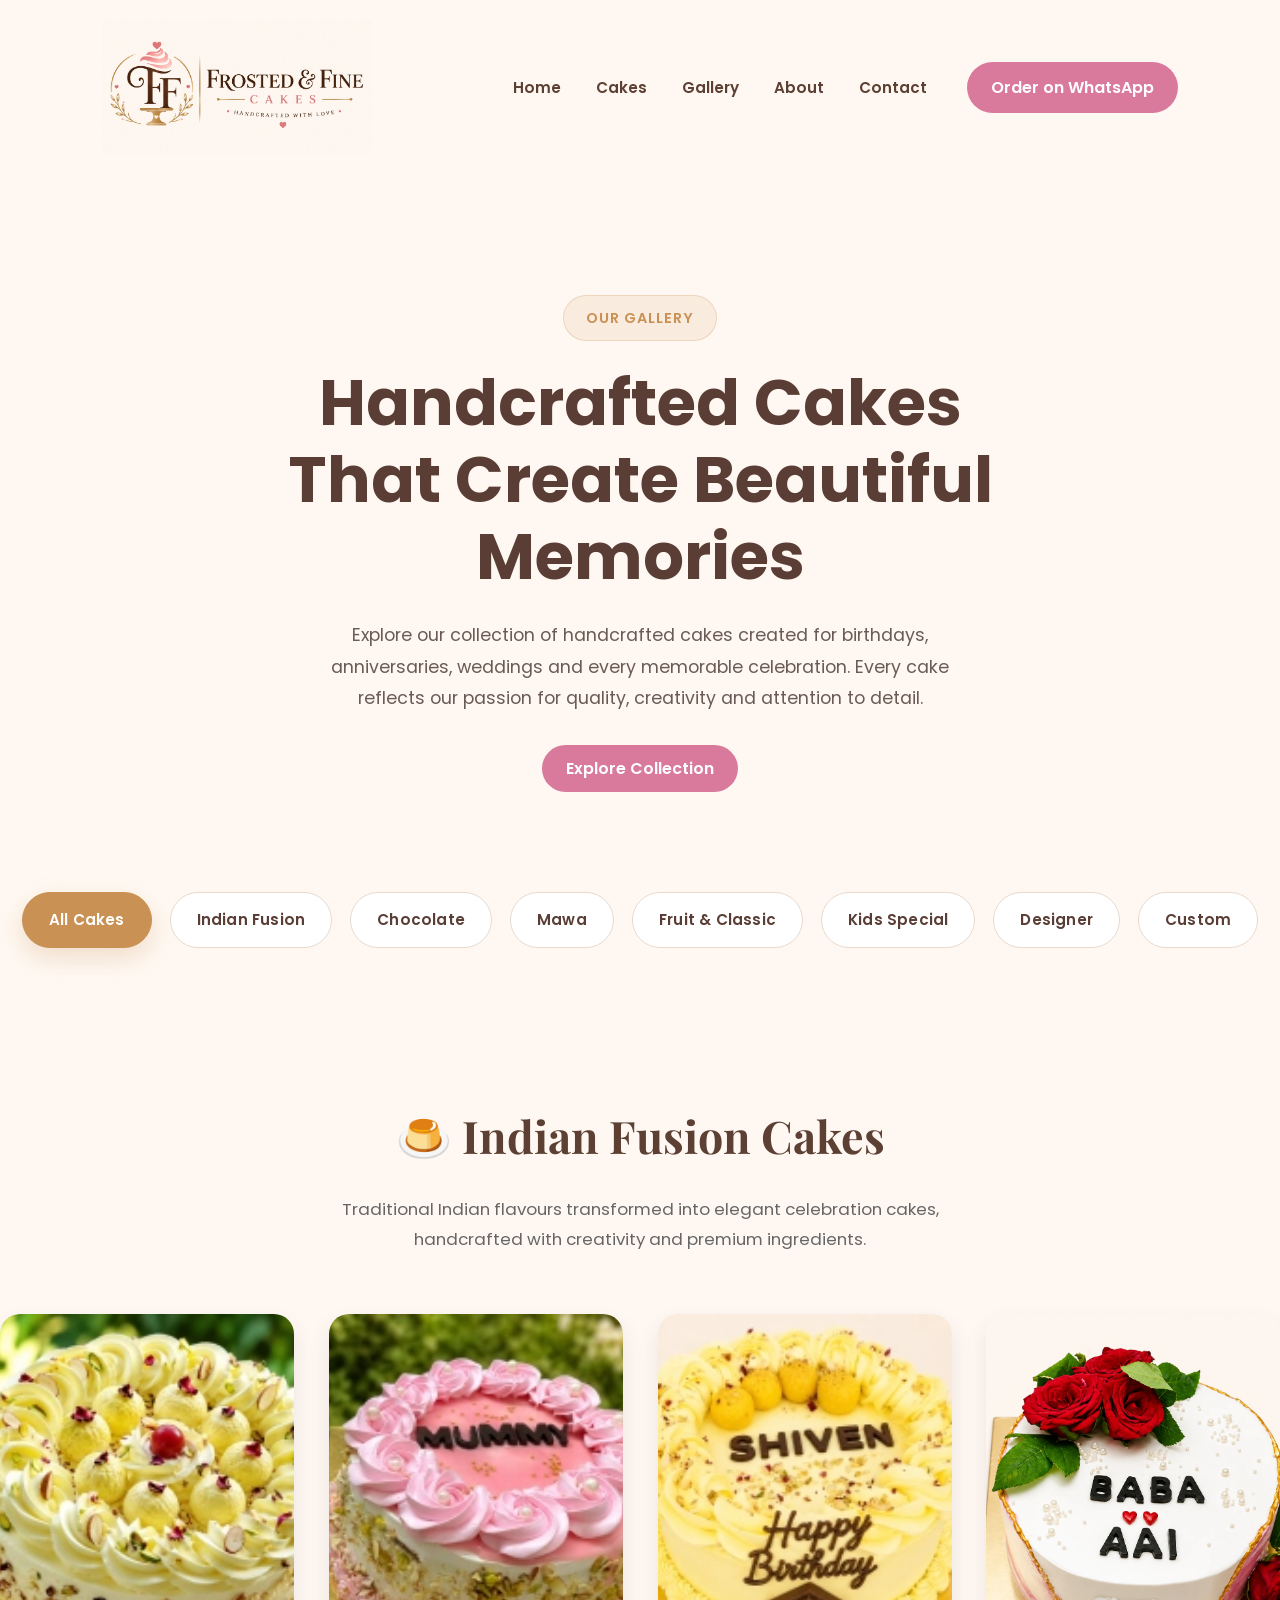
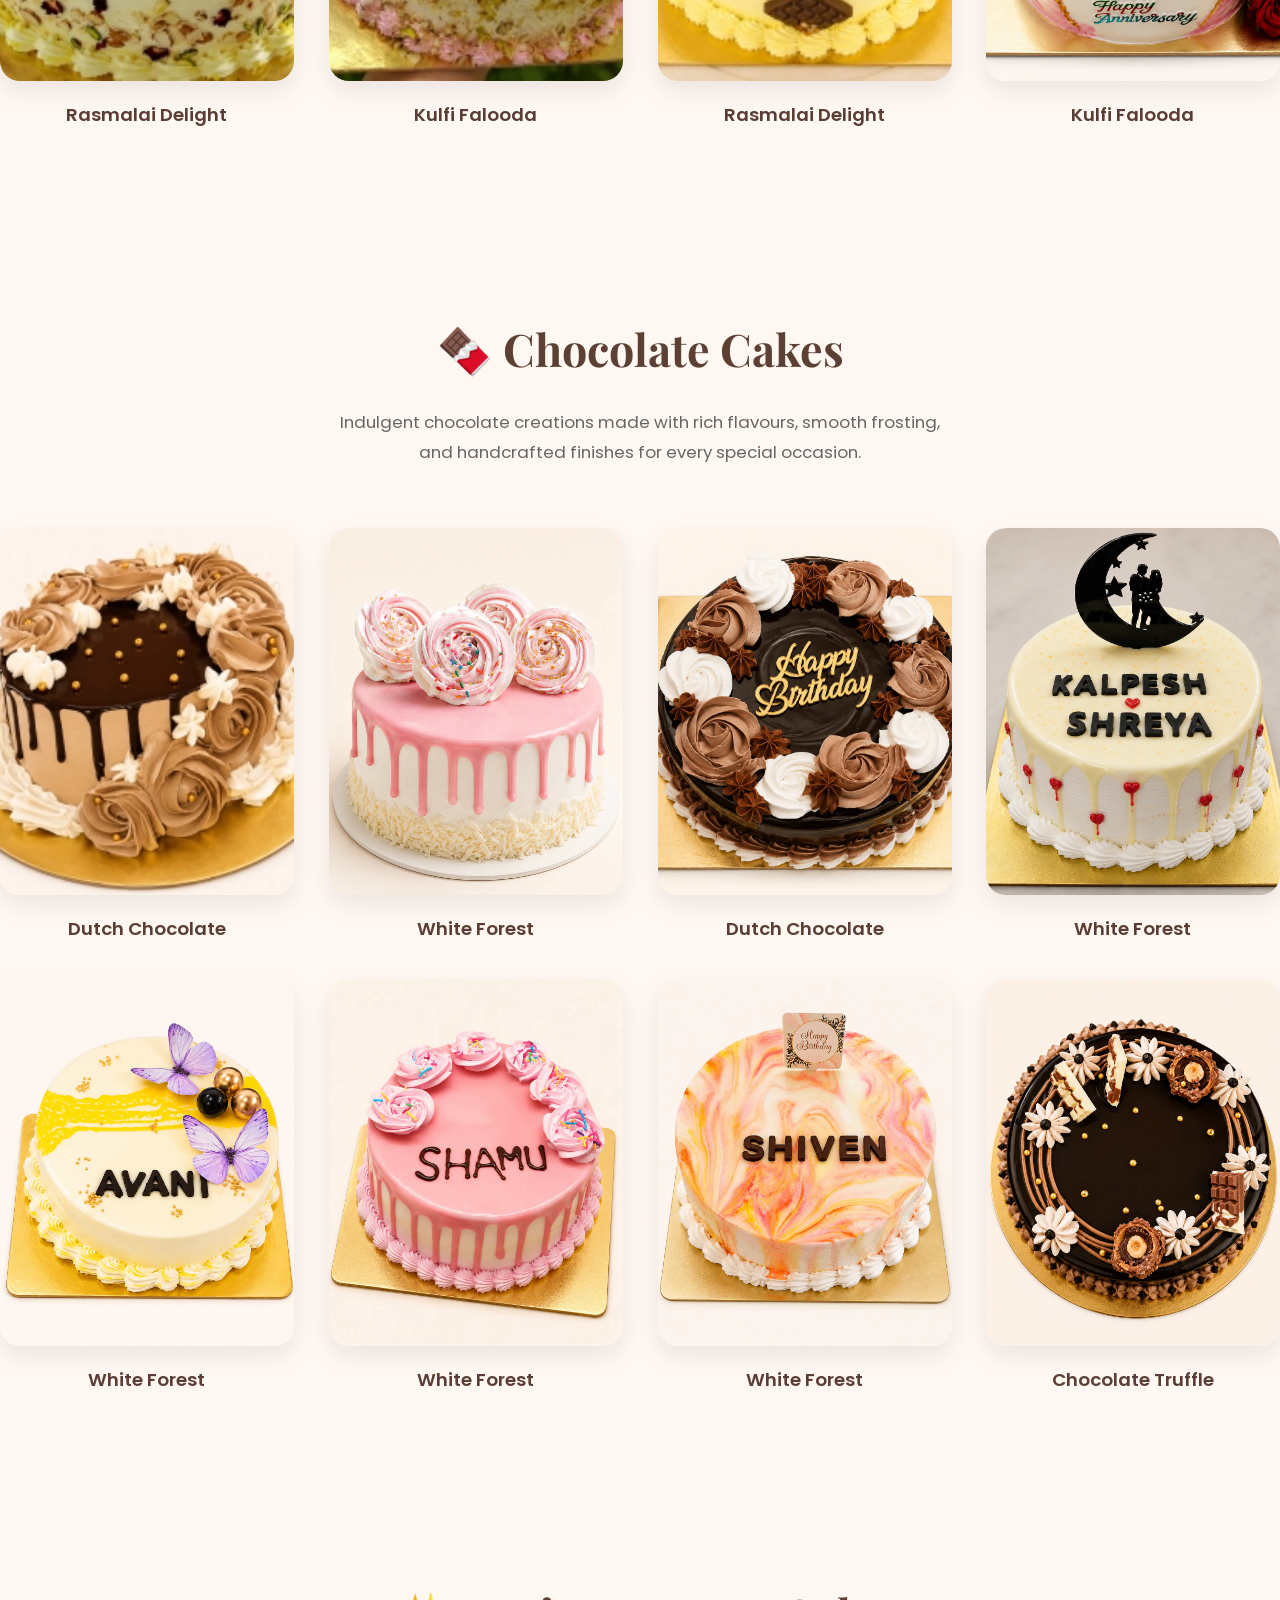
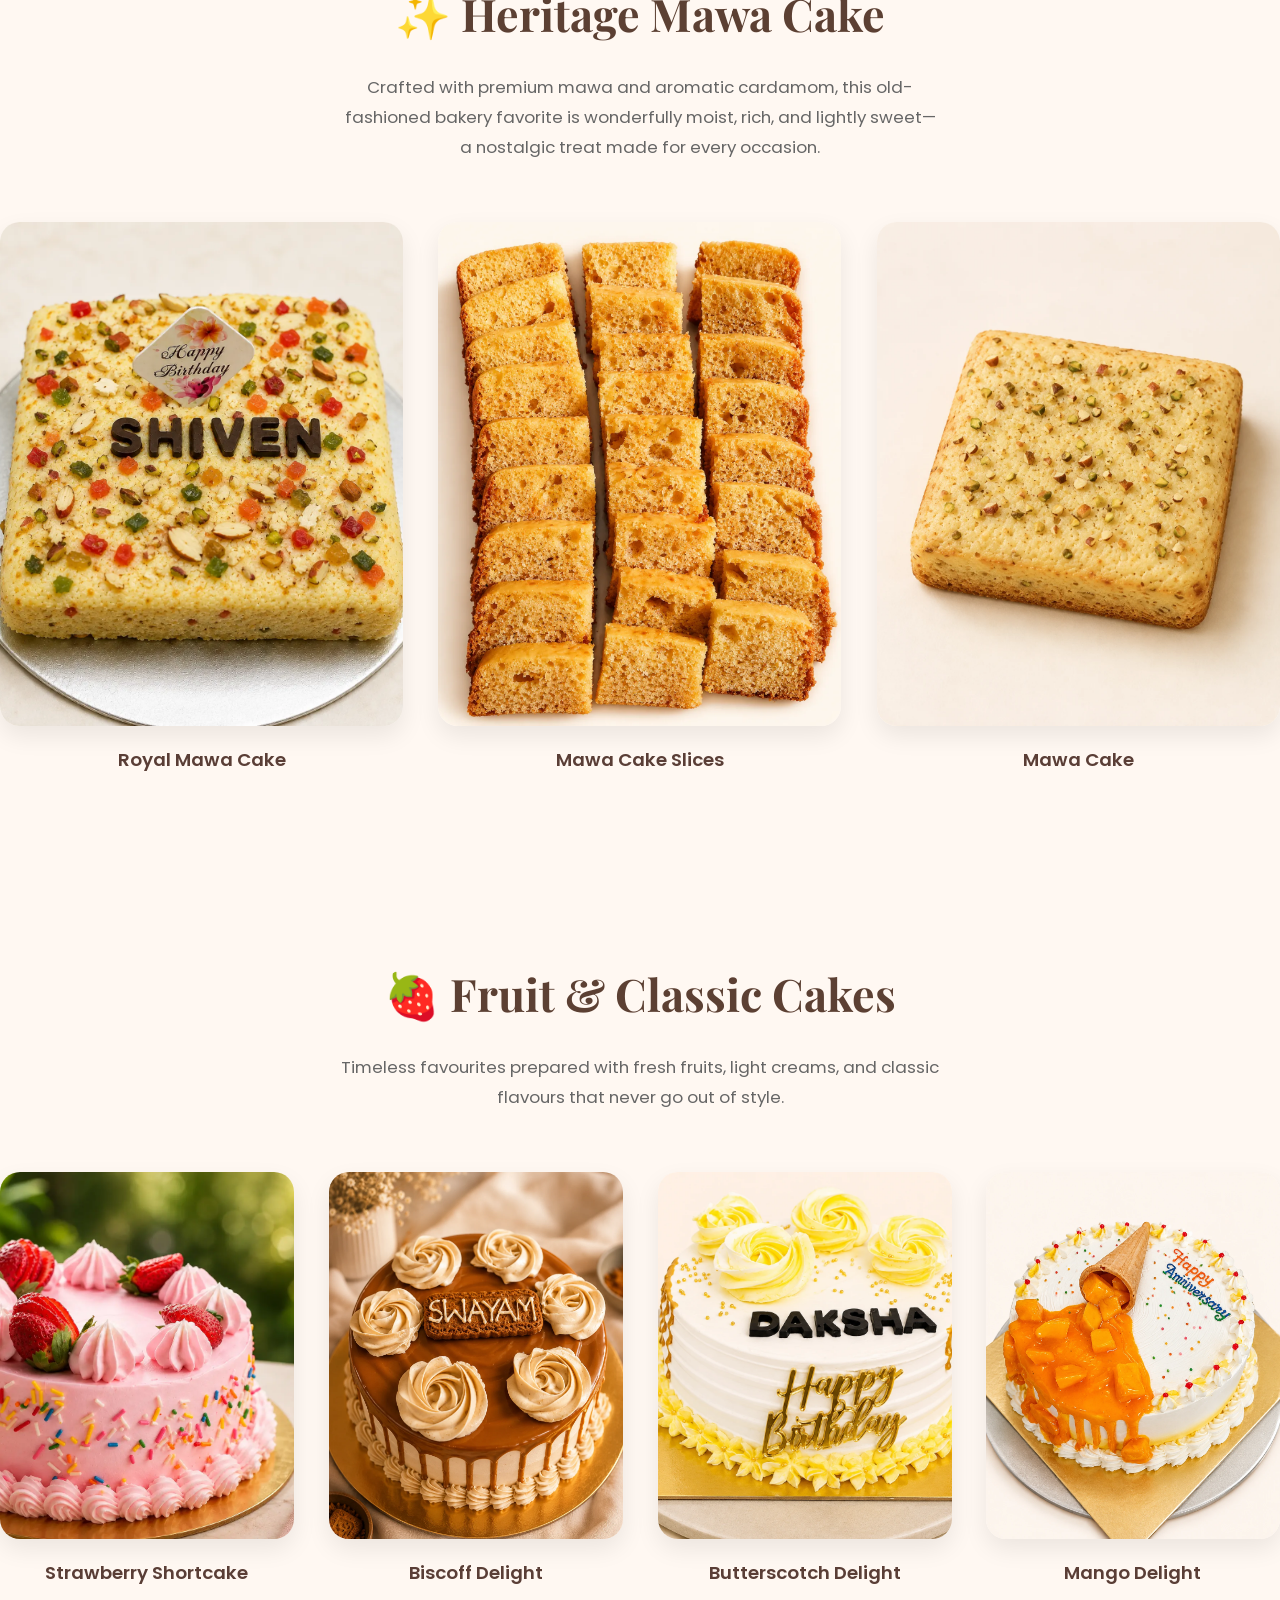
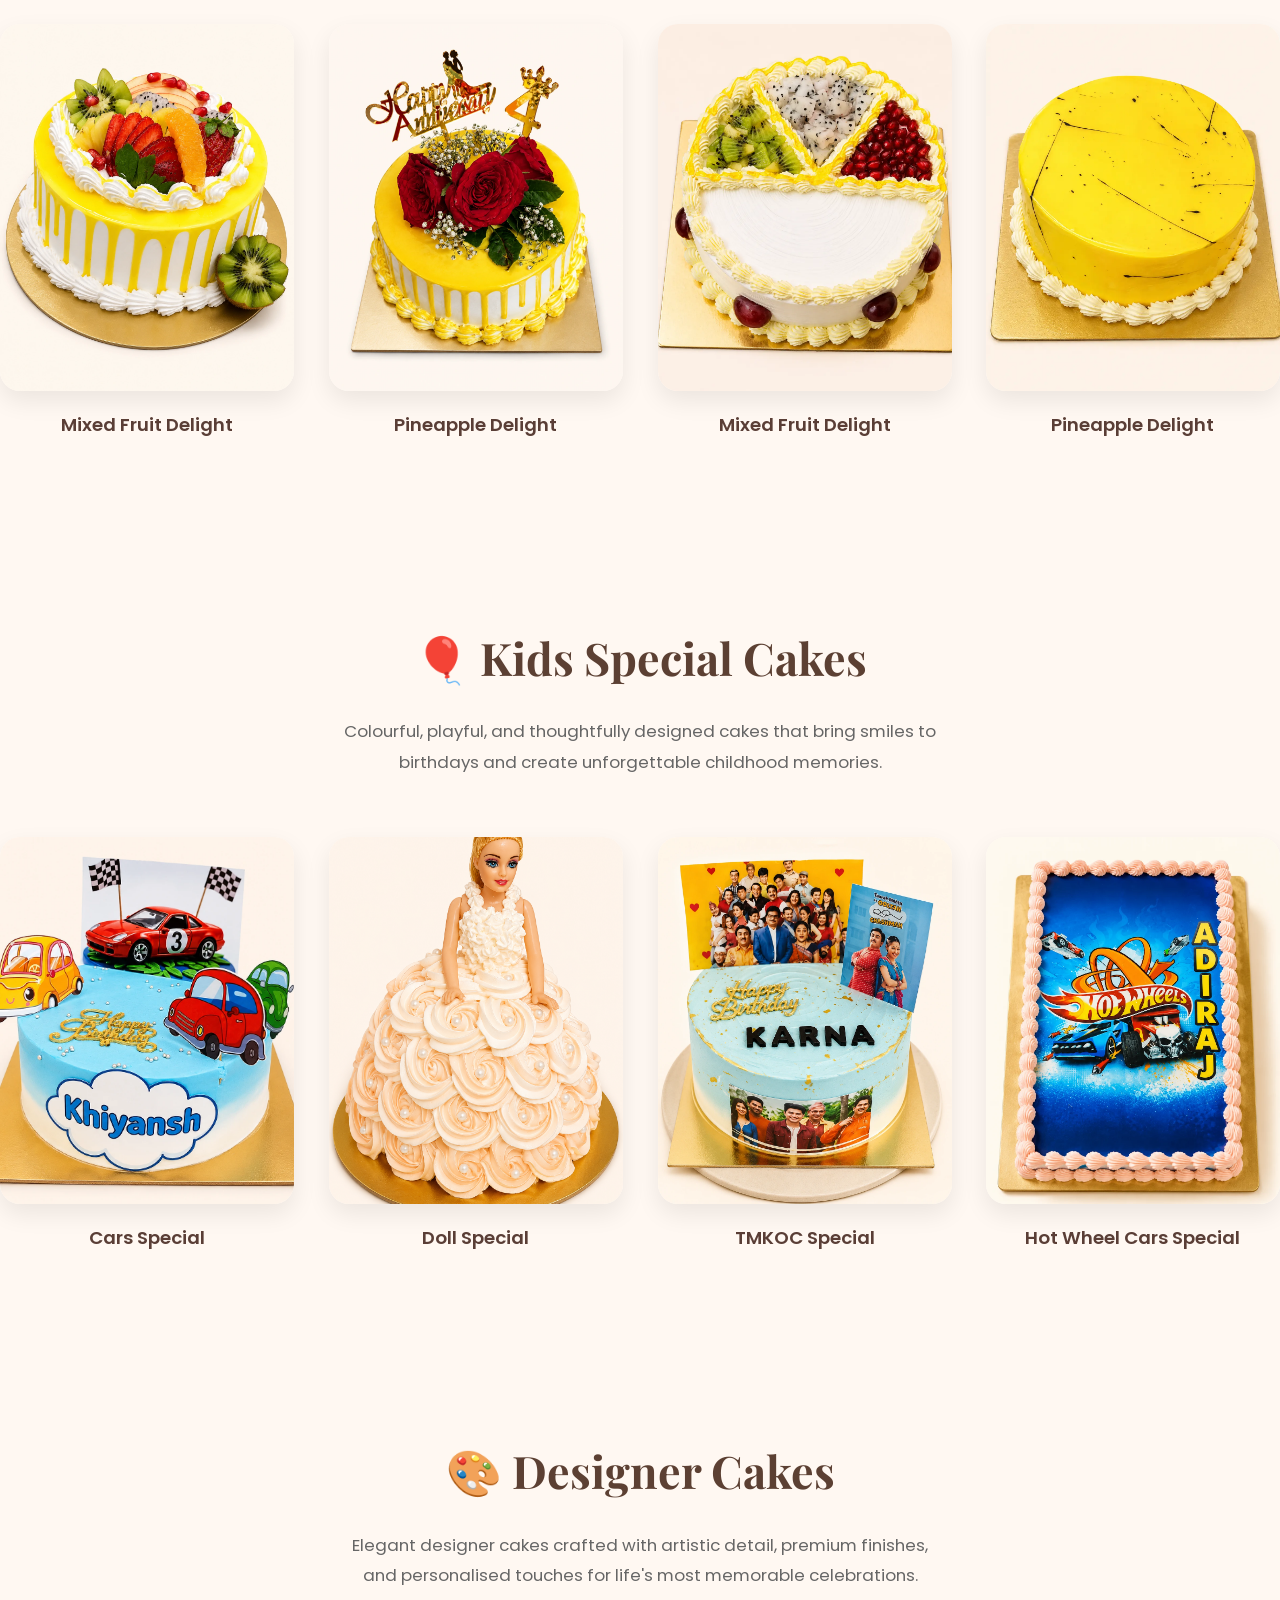
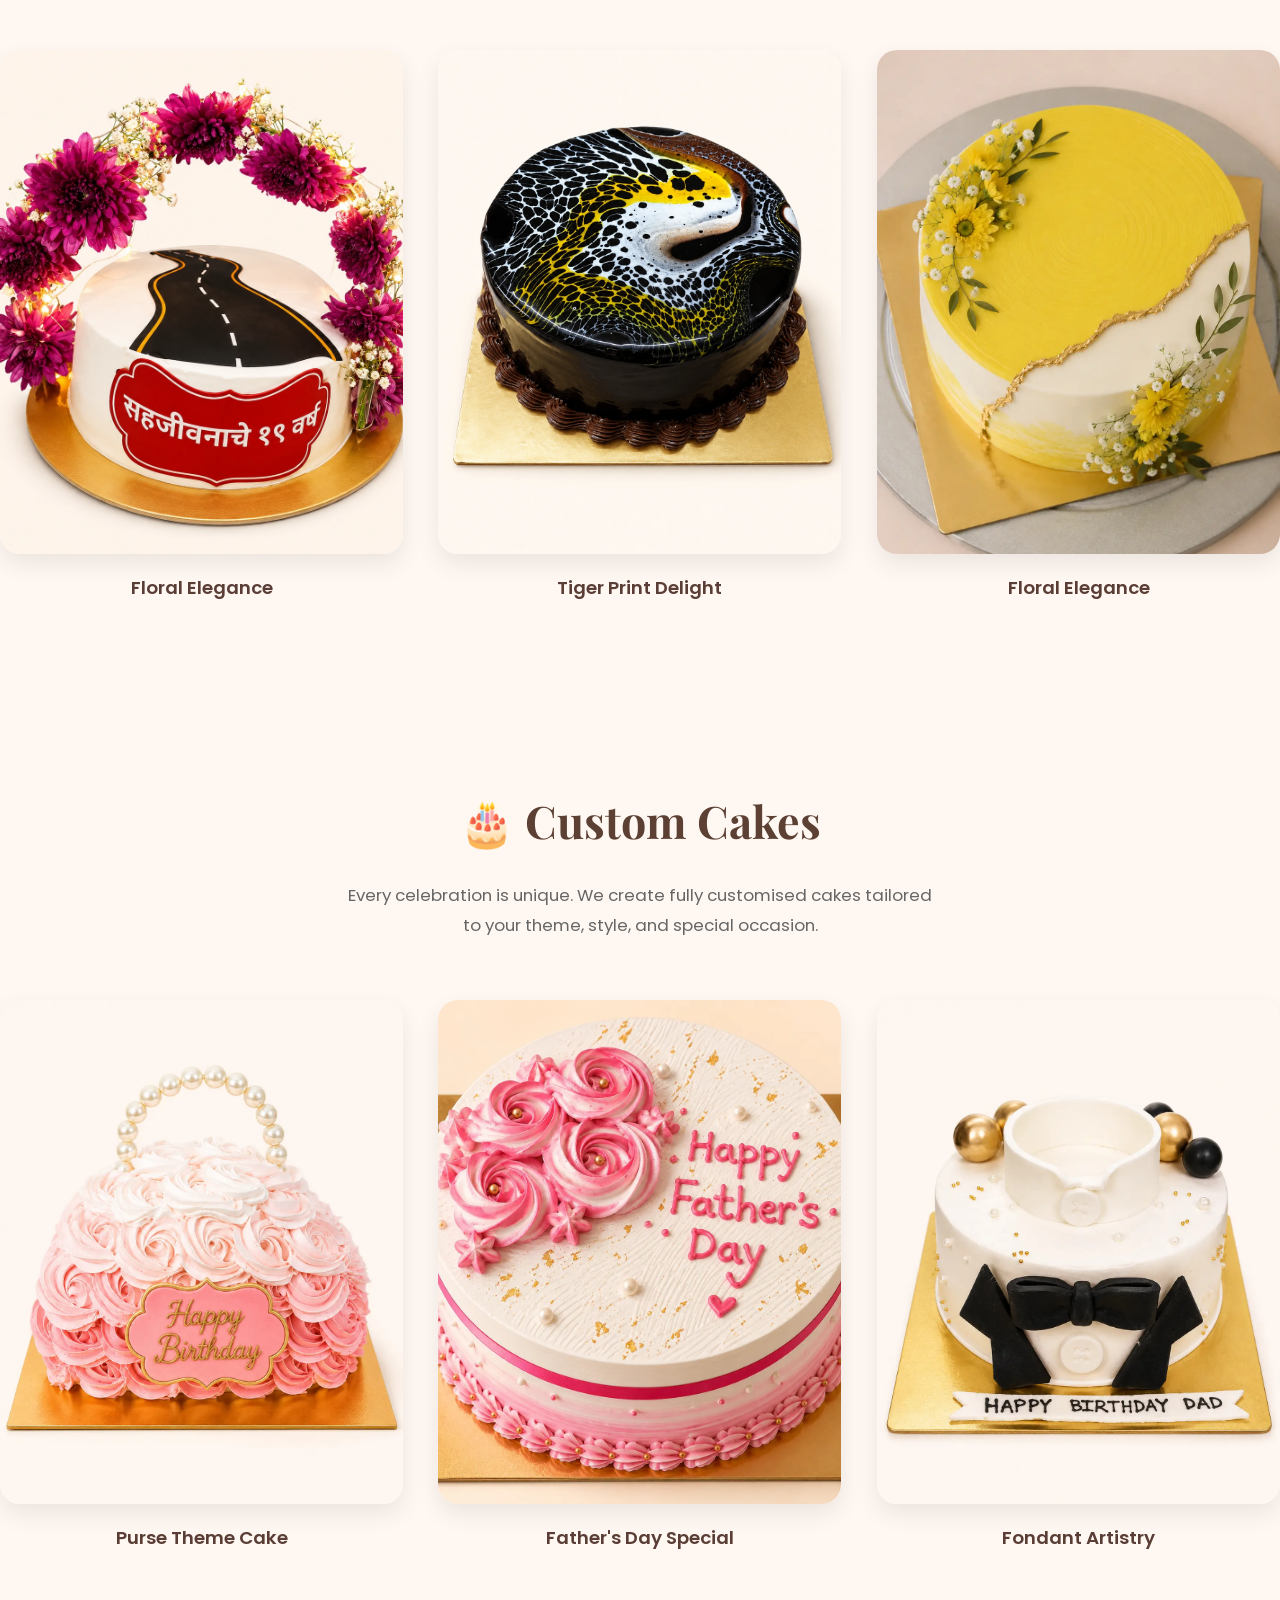
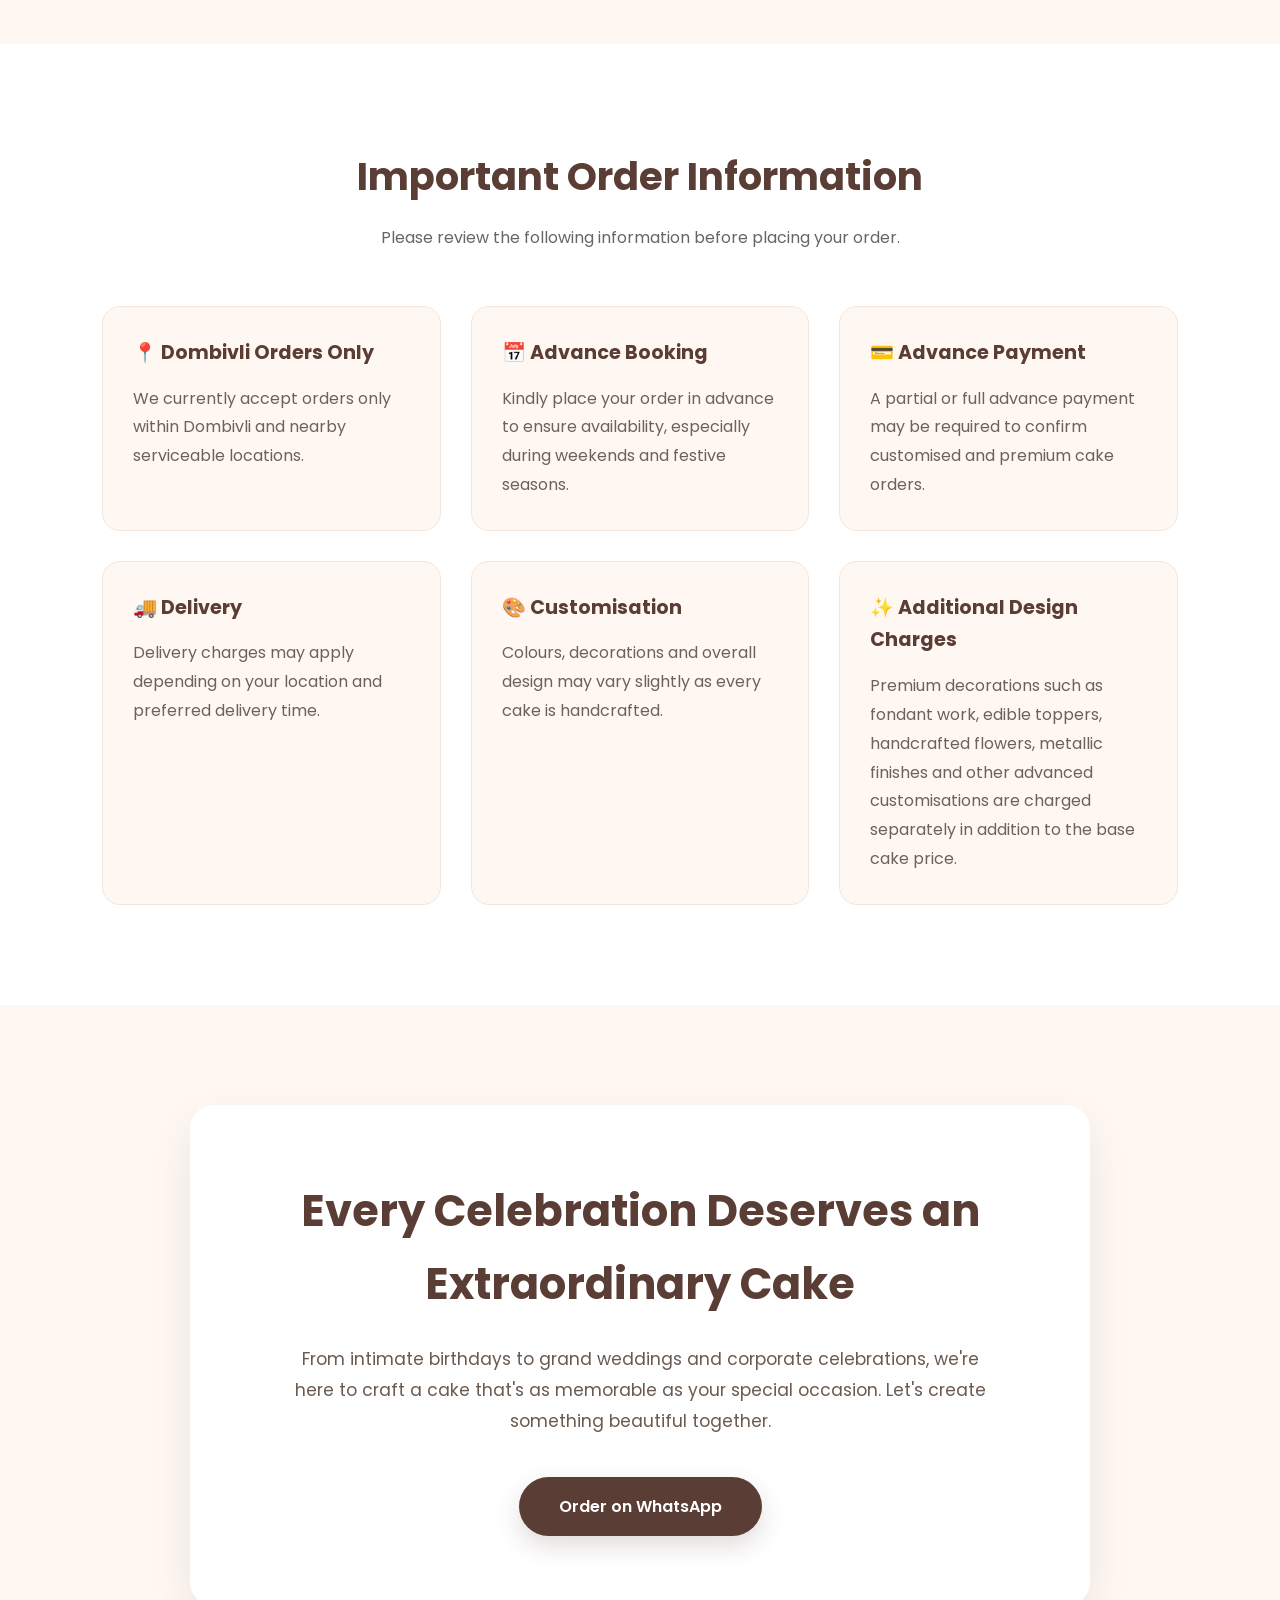
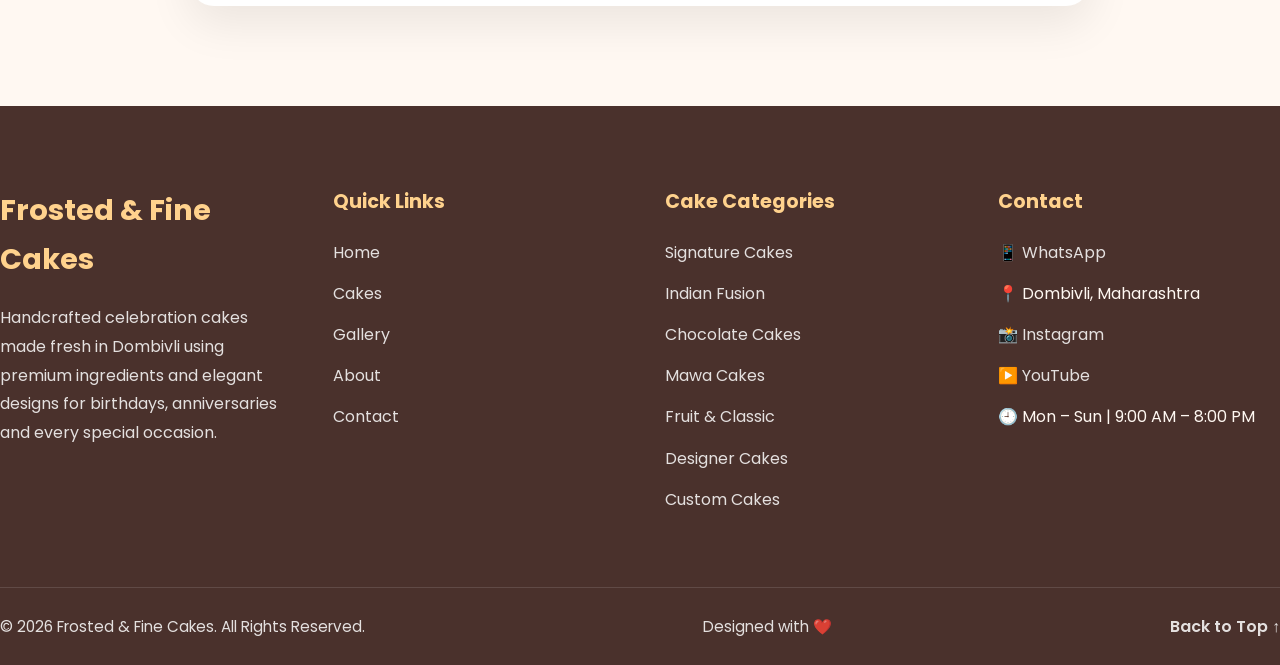
<file: gallery.html>
<!DOCTYPE html>
<html lang="en">

<head>
    <meta charset="UTF-8">
    <meta name="viewport" content="width=device-width, initial-scale=1.0">
    <meta name="theme-color" content="#FFF8F2">
    <title>Our Cakes | Frosted & Fine Cakes</title>
    <meta name="description" content="Browse our gallery of beautifully handcrafted homemade cakes by Frosted & Fine Cakes. Discover custom birthday, anniversary, themed, and celebration cakes made with premium ingredients.">
    <link rel="canonical" href="https://frosted-and-fine-cakes.netlify.app/gallery.html">
    <link rel="stylesheet" href="css/style.css">
    <link rel="stylesheet" href="css/gallery.css">
    <link rel="stylesheet" href="css/cakes.css">
    <link rel="icon" href="/favicon.ico" sizes="any">

    <link rel="icon"
      type="image/webp"
      href="/favicon.webp">

    <link rel="icon"
      type="image/png"
      sizes="96x96"
      href="/favicon-96x96.png">

    <link rel="apple-touch-icon"
      href="/apple-touch-icon.png">

    <link rel="manifest"
      href="/site.webmanifest">

    <meta name="theme-color"
      content="#FFF8F2">
    <script type="application/ld+json">
    {
        "@context": "https://schema.org",
        "@graph": [
            {
                "@type": "Bakery",
                "@id": "https://frosted-and-fine-cakes.netlify.app/#bakery",
                "name": "Frosted & Fine Cakes",
                "url": "https://frosted-and-fine-cakes.netlify.app/",
                "image": "https://frosted-and-fine-cakes.netlify.app/images/logo/circular_badge.webp",
                "logo": "https://frosted-and-fine-cakes.netlify.app/images/logo/circular_badge.webp",
                "email": "mailto:frostedandfinecakes@gmail.com",
                "telephone": "+91-9324366460",
                "priceRange": "₹299+",
                "address": {
                    "@type": "PostalAddress",
                    "addressLocality": "Dombivli",
                    "addressRegion": "Maharashtra",
                    "addressCountry": "IN"
                },
                "areaServed": {
                    "@type": "City",
                    "name": "Dombivli"
                },
                "sameAs": [
                    "https://www.instagram.com/frosted_and_fine_cakes/",
                    "https://www.youtube.com/@frostedandfinecakes",
                    "https://wa.me/919324366460"
                ]
            },
            {
                "@type": "Organization",
                "@id": "https://frosted-and-fine-cakes.netlify.app/#organization",
                "name": "Frosted & Fine Cakes",
                "url": "https://frosted-and-fine-cakes.netlify.app/",
                "logo": "https://frosted-and-fine-cakes.netlify.app/images/logo/circular_badge.webp",
                "sameAs": [
                    "https://www.instagram.com/frosted_and_fine_cakes/",
                    "https://www.youtube.com/@frostedandfinecakes"
                ]
            },
            {
                "@type": "WebSite",
                "@id": "https://frosted-and-fine-cakes.netlify.app/#website",
                "url": "https://frosted-and-fine-cakes.netlify.app/",
                "name": "Frosted & Fine Cakes",
                "publisher": {
                    "@id": "https://frosted-and-fine-cakes.netlify.app/#organization"
                },
                "inLanguage": "en-IN"
            }
        ]
    }
    </script>
    <!-- Open Graph -->
    <meta property="og:type" content="website">
    <meta property="og:site_name" content="Frosted & Fine Cakes">
    <meta property="og:title" content="Cake Gallery | Frosted & Fine Cakes">
    <meta property="og:description" content="Browse our gallery of handcrafted homemade cakes featuring custom birthday, anniversary, themed, and celebration cakes.">
    <meta property="og:url" content="https://frosted-and-fine-cakes.netlify.app/gallery.html">
    <meta property="og:image" content="https://frosted-and-fine-cakes.netlify.app/images/logo/circular_badge.webp">
    <meta property="og:image:alt" content="Homemade cakes by Frosted & Fine Cakes">
    <meta property="og:locale" content="en_IN">

    <!-- X (Twitter) -->
    <meta name="twitter:card" content="summary_large_image">
    <meta name="twitter:title" content="Cake Gallery | Frosted & Fine Cakes">
    <meta name="twitter:description" content="Explore our gallery of beautifully handcrafted cakes made for birthdays, anniversaries, weddings, and every special occasion.">
    <meta name="twitter:image" content="https://frosted-and-fine-cakes.netlify.app/images/logo/circular_badge.webp">
    <meta name="twitter:image:alt" content="Homemade cakes by Frosted & Fine Cakes">
    <!-- Google tag (gtag.js) -->
    <script async src="https://www.googletagmanager.com/gtag/js?id=G-MYJBBLMFYX"></script>
    <script>
        window.dataLayer = window.dataLayer || [];
        function gtag(){dataLayer.push(arguments);}
        gtag('js', new Date());

        gtag('config', 'G-MYJBBLMFYX');
    </script>
</head>

<body>

<!-- ================= NAVBAR ================= -->

    <nav>

        <a href="index.html" class="logo">

            <img src="images/logo/horizontal_logo.webp"
                class="logo-desktop"
                alt="Frosted & Fine Cakes">

            <img src="images/logo/primary_logo.webp"
                class="logo-mobile"
                alt="Frosted & Fine Cakes">

        </a>

        <div class="nav-right">

            <button
                class="menu-toggle"
                aria-label="Open navigation menu"
                aria-expanded="false">

                ☰

            </button>

            <div class="nav-menu">

                <ul class="nav-links">

                    <li><a href="index.html">Home</a></li>

                    <li><a href="cakes.html">Cakes</a></li>

                    <li><a href="gallery.html">Gallery</a></li>

                    <li><a href="about.html">About</a></li>

                    <li><a href="contact.html">Contact</a></li>

                </ul>

                <a href="https://wa.me/919324366460"
                    class="btn"
                    target="_blank"
                    rel="noopener">

                    Order on WhatsApp

                </a>

            </div>

        </div>

    </nav>
<!-- =========================================
        PAGE HERO
========================================= -->

    <section class="page-hero">

        <div class="container">

            <div class="page-hero__content">

                <span class="page-hero__badge">
                OUR GALLERY
                </span>

                <h1 class="page-hero__title">
                Handcrafted Cakes That Create Beautiful Memories
                </h1>

                <p class="page-hero__description">
                Explore our collection of handcrafted cakes created for birthdays,
                anniversaries, weddings and every memorable celebration.
                Every cake reflects our passion for quality,
                creativity and attention to detail.
                </p>

                <a href="#indian-fusion" class="btn btn-primary">
                Explore Collection
                </a>

            </div>

        </div>

    </section>
<!-- =========================================
        GALLERY FILTERS
========================================= -->

    <section class="gallery-filters">

        <div class="container">

            <div class="gallery-filter-list">

                <a href="#all" class="filter-chip active">All Cakes</a>

                <a href="#indian-fusion" class="filter-chip">Indian Fusion</a>

                <a href="#chocolate" class="filter-chip">Chocolate</a>

                <a href="#mawa" class="filter-chip">Mawa</a>

                <a href="#fruit" class="filter-chip">Fruit &amp; Classic</a>

                <a href="#kids" class="filter-chip">Kids Special</a>

                <a href="#designer" class="filter-chip">Designer</a>

                <a href="#custom" class="filter-chip">Custom</a>

            </div>

        </div>

    </section>
<!-- =========================================
        INDIAN FUSION CAKES
========================================= -->
    <section class="gallery-section" id="indian-fusion">

        <div class="container">

            <div class="section-heading">

                <h2>🍮 Indian Fusion Cakes</h2>

                <p>
                Traditional Indian flavours transformed into elegant celebration cakes,
                handcrafted with creativity and premium ingredients.
                </p>

            </div>

            <div class="gallery-grid">

            <!-- Card 1 -->

                <article class="gallery-card">

                    <div class="gallery-card__image">

                        <img
                        src="images/gallery/indian-fusion/rasmalai-1.webp"
                        alt="Rasmalai fusion cake decorated with saffron and pistachios"
                        loading="lazy"
                        width="500"
                        height="625">

                    </div>

                    <h3 class="gallery-card__title">
                    Rasmalai Delight
                    </h3>

                </article>

            <!-- Card 2 -->

                <article class="gallery-card">

                    <div class="gallery-card__image">

                        <img
                        src="images/gallery/indian-fusion/kulfi-falooda-3.webp"
                        alt="Kulfi Falooda fusion cake with rich cream frosting"
                        loading="lazy"
                        width="500"
                        height="625">

                    </div>

                    <h3 class="gallery-card__title">
                    Kulfi Falooda
                    </h3>

                </article>
                <!-- Card 3 -->

                <article class="gallery-card">

                    <div class="gallery-card__image">

                        <img
                        src="images/gallery/indian-fusion/rasmalai-2.webp"
                        alt="Rasmalai fusion cake decorated with saffron and pistachios"
                        loading="lazy"
                        width="500"
                        height="625">

                    </div>

                    <h3 class="gallery-card__title">
                    Rasmalai Delight
                    </h3>

                </article>
                
                <!-- Card 4 -->

                <article class="gallery-card">

                    <div class="gallery-card__image">

                        <img
                        src="images/gallery/indian-fusion/kulfi-falooda-1.webp"
                        alt="Kulfi Falooda fusion cake with rich cream frosting"
                        loading="lazy"
                        width="500"
                        height="625">

                    </div>

                    <h3 class="gallery-card__title">
                    Kulfi Falooda
                    </h3>

                </article>


            <!-- Add more cards -->

            </div>

        </div>

    </section>
<!-- =========================================
        🍫 CHOCOLATE CAKES
========================================= -->
    <section class="gallery-section" id="chocolate">

        <div class="container">

            <div class="section-heading">

                <h2>🍫 Chocolate Cakes</h2>

                <p>
                Indulgent chocolate creations made with rich flavours, smooth frosting, and handcrafted finishes for every special occasion.
                </p>

            </div>

            <div class="gallery-grid">

            <!-- Card 1 -->

                <article class="gallery-card">

                    <div class="gallery-card__image">

                        <img
                        src="images/gallery/chocolate/dutch-chocolate-1.webp"
                        alt="Dutch Chocolate cake with rich chocolate frosting"
                        loading="lazy"
                        width="500"
                        height="625">

                    </div>

                    <h3 class="gallery-card__title">
                    Dutch Chocolate
                    </h3>

                </article>
            <!-- Card 2 -->

                <article class="gallery-card">

                    <div class="gallery-card__image">

                        <img
                        src="images/gallery/chocolate/white-forest.webp"
                        alt="White Forest cake with rich chocolate frosting"
                        loading="lazy"
                        width="500"
                        height="625">

                    </div>

                    <h3 class="gallery-card__title">
                    White Forest
                    </h3>

                </article>
            <!-- Card 3 -->

                <article class="gallery-card">

                    <div class="gallery-card__image">

                        <img
                        src="images/gallery/chocolate/dutch-chocolate-2.webp"
                        alt="Dutch Chocolate cake with rich chocolate frosting"
                        loading="lazy"
                        width="500"
                        height="625">

                    </div>

                    <h3 class="gallery-card__title">
                    Dutch Chocolate
                    </h3>

                </article>

            <!-- Card 4 -->

                <article class="gallery-card">

                    <div class="gallery-card__image">

                        <img
                        src="images/gallery/chocolate/white-forest-cake.webp"
                        alt="White Forest cake with rich chocolate frosting"
                        loading="lazy"
                        width="500"
                        height="625">

                    </div>

                    <h3 class="gallery-card__title">
                    White Forest
                    </h3>

                </article>

            <!-- Card 5 -->

                <article class="gallery-card">

                    <div class="gallery-card__image">

                        <img
                        src="images/gallery/chocolate/white-forest-2.webp"
                        alt="White Forest cake with rich chocolate frosting"
                        loading="lazy"
                        width="500"
                        height="625">

                    </div>

                    <h3 class="gallery-card__title">
                    White Forest
                    </h3>

                </article>

            <!-- Card 6 -->

                <article class="gallery-card">

                    <div class="gallery-card__image">

                        <img
                        src="images/gallery/chocolate/white-forest-3.webp"
                        alt="White Forest cake with rich chocolate frosting"
                        loading="lazy"
                        width="500"
                        height="625">

                    </div>

                    <h3 class="gallery-card__title">
                    White Forest
                    </h3>

                </article>

            <!-- Card 7 -->

                <article class="gallery-card">

                    <div class="gallery-card__image">

                        <img
                        src="images/gallery/chocolate/white-forest-4.webp"
                        alt="White Forest cake with rich chocolate frosting"
                        loading="lazy"
                        width="500"
                        height="625">

                    </div>

                    <h3 class="gallery-card__title">
                    White Forest
                    </h3>

                </article>

            <!-- Card 8 -->

                <article class="gallery-card">

                    <div class="gallery-card__image">

                        <img
                        src="images/gallery/chocolate/truffle.webp"
                        alt="Chocolate Truffle cake with rich chocolate frosting"
                        loading="lazy"
                        width="500"
                        height="625">

                    </div>

                    <h3 class="gallery-card__title">
                    Chocolate Truffle
                    </h3>

                </article>


            <!-- Add more cards -->

            </div>

        </div>

    </section>
<!-- =========================================
        MAWA CAKES 
========================================= -->

    <section class="gallery-section" id="mawa">

        <div class="container">

            <div class="section-heading">

                <h2>✨ Heritage Mawa Cake</h2>

                <p>
                Crafted with premium mawa and aromatic cardamom, this old-fashioned bakery favorite is wonderfully moist, rich, and lightly sweet—a nostalgic treat made for every occasion.
                </p>

            </div>

            <div class="gallery-grid">

            <!-- Card 1 -->

                <article class="gallery-card">

                    <div class="gallery-card__image">

                        <img
                        src="images/gallery/mawa/mawa.webp"
                        alt="Royal mawa cake decorated with truti fruti and dry fruits"
                        loading="lazy"
                        width="500"
                        height="625">

                    </div>

                    <h3 class="gallery-card__title">
                    Royal Mawa Cake
                    </h3>

                </article>

            <!-- Card 2 -->

                <article class="gallery-card">

                    <div class="gallery-card__image">

                        <img
                        src="images/gallery/mawa/mawa_cake_slices.webp"
                        alt="Mawa cake cut into slices and decorated with truti fruti or dry fruits"
                        loading="lazy"
                        width="500"
                        height="625">

                    </div>

                    <h3 class="gallery-card__title">
                    Mawa Cake Slices
                    </h3>

                </article>

            <!-- Card 3 -->

                <article class="gallery-card">

                    <div class="gallery-card__image">

                        <img
                        src="images/gallery/mawa/mawa_.webp"
                        alt="Mawa cake decorated with dry fruits."
                        loading="lazy"
                        width="500"
                        height="625">

                    </div>

                    <h3 class="gallery-card__title">
                    Mawa Cake
                    </h3>

                </article>

            <!-- Add more cards -->

            </div>

        </div>

    </section>

<!-- =========================================
        FRUIT AND CLASSIC CAKES 
========================================= -->
    <section class="gallery-section" id="fruit">

        <div class="container">

            <div class="section-heading">

                <h2>🍓 Fruit & Classic Cakes</h2>

                <p>
                Timeless favourites prepared with fresh fruits, light creams, and classic flavours that never go out of style.
                </p>

            </div>

            <div class="gallery-grid">

            <!-- Card 1 -->

                <article class="gallery-card">

                    <div class="gallery-card__image">

                        <img
                        src="images/gallery/fruit-classic/strawberry.webp"
                        alt="Strawberry shortcake with fresh strawberries and whipped cream"
                        loading="lazy"
                        width="500"
                        height="625">

                    </div>

                    <h3 class="gallery-card__title">
                    Strawberry Shortcake
                    </h3>

                </article>
            <!-- Card 2 -->

                <article class="gallery-card">

                    <div class="gallery-card__image">

                        <img
                        src="images/gallery/fruit-classic/biscoff.webp"
                        alt="Biscoff cake with rich coffee flavour and caramel drizzle"
                        loading="lazy"
                        width="500"
                        height="625">

                    </div>

                    <h3 class="gallery-card__title">
                    Biscoff Delight
                    </h3>

                </article>
            <!-- Card 3 -->

                <article class="gallery-card">

                    <div class="gallery-card__image">

                        <img
                        src="images/gallery/fruit-classic/butterscotch.webp"
                        alt="Butterscotch cake with rich caramel flavour and nuts"
                        loading="lazy"
                        width="500"
                        height="625">

                    </div>

                    <h3 class="gallery-card__title">
                    Butterscotch Delight
                    </h3>

                </article>
            <!-- Card 4 -->

                <article class="gallery-card">

                    <div class="gallery-card__image">

                        <img
                        src="images/gallery/fruit-classic/mango.webp"
                        alt="Mango cake with fresh mango pieces and coconut cream"
                        loading="lazy"
                        width="500"
                        height="625">

                    </div>

                    <h3 class="gallery-card__title">
                    Mango Delight
                    </h3>

                </article>
            <!-- Card 5 -->

                <article class="gallery-card">

                    <div class="gallery-card__image">

                        <img
                        src="images/gallery/fruit-classic/mixed-fruit.webp"
                        alt="Mixed fruit cake with a variety of fresh seasonal fruits"
                        loading="lazy"
                        width="500"
                        height="625">

                    </div>

                    <h3 class="gallery-card__title">
                    Mixed Fruit Delight
                    </h3>

                </article>
            <!-- Card 6 -->

                <article class="gallery-card">

                    <div class="gallery-card__image">

                        <img
                        src="images/gallery/fruit-classic/pineapple.webp"
                        alt="Pineapple cake with tropical flavors and coconut cream"
                        loading="lazy"
                        width="500"
                        height="625">

                    </div>

                    <h3 class="gallery-card__title">
                    Pineapple Delight
                    </h3>

                </article>
            <!-- Card 7 -->

                <article class="gallery-card">

                    <div class="gallery-card__image">

                        <img
                        src="images/gallery/fruit-classic/mixed-fruit-1.webp"
                        alt="Mixed fruit cake with a variety of fresh seasonal fruits"
                        loading="lazy"
                        width="500"
                        height="625">

                    </div>

                    <h3 class="gallery-card__title">
                    Mixed Fruit Delight
                    </h3>

                </article>
            <!-- Card 8 -->

                <article class="gallery-card">

                    <div class="gallery-card__image">

                        <img
                        src="images/gallery/fruit-classic/pineapple-1.webp"
                        alt="Pineapple cake with tropical flavors and coconut cream"
                        loading="lazy"
                        width="500"
                        height="625">

                    </div>

                    <h3 class="gallery-card__title">
                    Pineapple Delight
                    </h3>

                </article>


            <!-- Add more cards -->

            </div>

        </div>

    </section>
<!-- =========================================
        KIDS SPECIAL CAKES 
========================================= -->
    <section class="gallery-section" id="kids">

        <div class="container">

            <div class="section-heading">

                <h2>🎈 Kids Special Cakes</h2>

                <p>
                Colourful, playful, and thoughtfully designed cakes that bring smiles to birthdays and create unforgettable childhood memories.
                </p>

            </div>

            <div class="gallery-grid">

            <!-- Card 1 -->

                <article class="gallery-card">

                    <div class="gallery-card__image">

                        <img
                        src="images/gallery/kids/cars.webp"
                        alt="Cars-themed cake for kids"
                        loading="lazy"
                        width="500"
                        height="625">

                    </div>

                    <h3 class="gallery-card__title">
                    Cars Special
                    </h3>

                </article>
            <!-- Card 2 -->

                <article class="gallery-card">

                    <div class="gallery-card__image">

                        <img
                        src="images/gallery/kids/doll.webp"
                        alt="Doll-themed cake for kids"
                        loading="lazy"
                        width="500"
                        height="625">

                    </div>

                    <h3 class="gallery-card__title">
                    Doll Special
                    </h3>

                </article>
            <!-- Card 3 -->

                <article class="gallery-card">

                    <div class="gallery-card__image">

                        <img
                        src="images/gallery/kids/tmkoc.webp"
                        alt="TMKOC-themed cake for kids"
                        loading="lazy"
                        width="500"
                        height="625">

                    </div>

                    <h3 class="gallery-card__title">
                    TMKOC Special
                    </h3>

                </article>
            <!-- Card 4 -->

                <article class="gallery-card">

                    <div class="gallery-card__image">

                        <img
                        src="images/gallery/kids/hot_wheel.webp"
                        alt="Hot Wheel Cars cake for kids"
                        loading="lazy"
                        width="500"
                        height="625">

                    </div>

                    <h3 class="gallery-card__title">
                    Hot Wheel Cars Special
                    </h3>

                </article>

            <!-- Add more cards -->

            </div>

        </div>

    </section>
<!-- =========================================
        DESIGNER CAKES 
========================================= -->
    <section class="gallery-section" id="designer">

        <div class="container">

            <div class="section-heading">

                <h2>🎨 Designer Cakes</h2>

                <p>
                Elegant designer cakes crafted with artistic detail, premium finishes, and personalised touches for life's most memorable celebrations.
                </p>

            </div>

            <div class="gallery-grid">
            <!-- Card 1 -->

                <article class="gallery-card">

                    <div class="gallery-card__image">

                        <img
                        src="images/gallery/designer/floral.webp"
                        alt="Floral designer cake"
                        loading="lazy"
                        width="500"
                        height="625">

                    </div>

                    <h3 class="gallery-card__title">
                    Floral Elegance
                    </h3>

                </article>

            <!-- Card 2 -->

                <article class="gallery-card">

                    <div class="gallery-card__image">

                        <img
                        src="images/gallery/designer/tiger-print.webp"
                        alt="Tiger print designer cake"
                        loading="lazy"
                        width="500"
                        height="625">

                    </div>

                    <h3 class="gallery-card__title">
                    Tiger Print Delight
                    </h3>

                </article>

            <!-- Card 3 -->

                <article class="gallery-card">

                    <div class="gallery-card__image">

                        <img
                        src="images/gallery/designer/floral_.webp"
                        alt="Floral designer cake"
                        loading="lazy"
                        width="500"
                        height="625">

                    </div>

                    <h3 class="gallery-card__title">
                    Floral Elegance
                    </h3>

                </article>

            <!-- Add more cards -->

            </div>

        </div>

    </section>
<!-- =========================================
        CUSTOM CAKES 
========================================= -->
    <section class="gallery-section" id="custom">

        <div class="container">

            <div class="section-heading">

                <h2>🎂 Custom Cakes</h2>

                <p>
                Every celebration is unique. We create fully customised cakes tailored to your theme, style, and special occasion.
                </p>
            </div>

            <div class="gallery-grid">

            <!-- Card 1 -->

                <article class="gallery-card">

                    <div class="gallery-card__image">

                        <img
                        src="images/gallery/custom/purse.webp"
                        alt="Custom cake with purse theme"
                        loading="lazy"
                        width="500"
                        height="625">

                    </div>

                    <h3 class="gallery-card__title">
                    Purse Theme Cake
                    </h3>

                </article>
                <!-- Card 2 -->

                <article class="gallery-card">

                    <div class="gallery-card__image">

                        <img
                        src="images/gallery/custom/father.webp"
                        alt="Custom cake with father's day theme"
                        loading="lazy"
                        width="500"
                        height="625">

                    </div>

                    <h3 class="gallery-card__title">
                    Father's Day Special
                    </h3>

                </article>
                <!-- Card 3 -->

                <article class="gallery-card">

                    <div class="gallery-card__image">

                        <img
                        src="images/gallery/custom/fondant.webp"
                        alt="Custom cake using fondant decorations"
                        loading="lazy"
                        width="500"
                        height="625">

                    </div>

                    <h3 class="gallery-card__title">
                    Fondant Artistry
                    </h3>

                </article>


            <!-- Add more cards -->

            </div>

        </div>

    </section>
<!-- ================= ORDER INFORMATION ================= -->

    <section class="order-information">

        <div class="category-container">

            <h2>Important Order Information</h2>

            <p class="order-info-intro">
            Please review the following information before placing your order.
            </p>

            <div class="info-grid">

                <div class="info-card">
                    <h3>📍 Dombivli Orders Only</h3>
                    <p>
                    We currently accept orders only within Dombivli and nearby
                    serviceable locations.
                    </p>
                </div>

                <div class="info-card">
                    <h3>📅 Advance Booking</h3>
                    <p>
                    Kindly place your order in advance to ensure availability,
                    especially during weekends and festive seasons.
                    </p>
                </div>

                <div class="info-card">
                    <h3>💳 Advance Payment</h3>
                    <p>
                    A partial or full advance payment may be required to confirm
                    customised and premium cake orders.
                    </p>
                </div>

                <div class="info-card">
                    <h3>🚚 Delivery</h3>
                    <p>
                    Delivery charges may apply depending on your location and
                    preferred delivery time.
                    </p>
                </div>

                <div class="info-card">
                    <h3>🎨 Customisation</h3>
                    <p>
                    Colours, decorations and overall design may vary slightly
                    as every cake is handcrafted.
                    </p>
                </div>

                <div class="info-card">
                    <h3>✨ Additional Design Charges</h3>
                    <p>
                    Premium decorations such as fondant work, edible toppers,
                    handcrafted flowers, metallic finishes and other advanced
                    customisations are charged separately in addition to the
                    base cake price.
                    </p>
                </div>

            </div>

        </div>

    </section>
<!-- ================= FINAL CTA ================= -->
    <section class="final-cta">

        <div class="cta-container">

            <h2>
            Every Celebration Deserves an Extraordinary Cake
            </h2>

            <p>
            From intimate birthdays to grand weddings and corporate celebrations,
            we're here to craft a cake that's as memorable as your special occasion.
            Let's create something beautiful together.
            </p>

            <a href="https://wa.me/919324366460"
            class="cta-btn"
            target="_blank"
            rel="noopener">

            Order on WhatsApp

            </a>

        </div>

    </section>
 <!-- =========================================
        FOOTER
========================================= -->
    <footer class="footer">

        <div class="container">

            <div class="footer-grid">

            <!-- Brand -->
                <div class="footer__brand">

                    <h3>Frosted &amp; Fine Cakes</h3>

                    <p>
                    Handcrafted celebration cakes made fresh in Dombivli using
                    premium ingredients and elegant designs for birthdays,
                    anniversaries and every special occasion.
                    </p>

                </div>

            <!-- Quick Links -->
                <div class="footer__links">

                    <h4>Quick Links</h4>

                    <ul>

                        <li><a href="index.html">Home</a></li>
                        <li><a href="cakes.html">Cakes</a></li>
                        <li><a href="gallery.html">Gallery</a></li>
                        <li><a href="about.html">About</a></li>
                        <li><a href="contact.html">Contact</a></li>

                    </ul>

                </div>

            <!-- Cake Categories -->
                <div class="footer__categories">

                    <h4>Cake Categories</h4>

                    <ul>

                        <li><a href="cakes.html#featured">Signature Cakes</a></li>
                        <li><a href="cakes.html#fusion">Indian Fusion</a></li>
                        <li><a href="cakes.html#chocolate">Chocolate Cakes</a></li>
                        <li><a href="cakes.html#mawa">Mawa Cakes</a></li>
                        <li><a href="cakes.html#fruit">Fruit &amp; Classic</a></li>
                        <li><a href="cakes.html#designer">Designer Cakes</a></li>
                        <li><a href="cakes.html#custom">Custom Cakes</a></li>

                    </ul>

                </div>

            <!-- Contact -->
                <div class="footer__contact">

                    <h4>Contact</h4>

                    
                    <ul>

                        <li>
        📱
                            <a href="https://wa.me/919324366460?text=Hello%20Frosted%20%26%20Fine%20Cakes!%20I%20would%20like%20to%20order%20a%20cake."
           target="_blank"
           rel="noopener">
            WhatsApp
                            </a>
                        </li>

                        <li>
        📍 Dombivli, Maharashtra
                        </li>

                        <li>
        📸
                            <a href="https://www.instagram.com/frosted_and_fine_cakes/"
           target="_blank"
           rel="noopener">
            Instagram
                            </a>
                        </li>
                        <li>
        ▶️
                            <a href="https://www.youtube.com/@frostedandfinecakes"
           target="_blank"
           rel="noopener">
            YouTube
                            </a>
                        </li>
                        <li>
        🕘 Mon – Sun | 9:00 AM – 8:00 PM
                        </li>

                    </ul>


                </div>

            </div>

        </div>

    <!-- Bottom Footer -->

        <div class="footer-bottom">

            <div class="container footer-bottom-content">

                <p>
                © 2026 Frosted &amp; Fine Cakes. All Rights Reserved.
                </p>

                <p>
                Designed with ❤️
                </p>

                <a href="#top" class="back-to-top">
                Back to Top ↑
                </a>

            </div>

        </div>

    </footer>

    <script src="js/script.js"></script>

</body>

</html>
</file>
<file: css/style.css>
/* ===========================
   GOOGLE FONT IMPORT
=========================== */

@import url('https://fonts.googleapis.com/css2?family=Playfair+Display:wght@600;700&family=Poppins:wght@300;400;500;600;700&display=swap');

/* ===========================
   RESET
=========================== */

*{
    margin:0;
    padding:0;
    box-sizing:border-box;
}

body{
    font-family:'Poppins',sans-serif;
    background:#FFF8F2;
    color:#5C4033;
}
/* ===========================
   NAVIGATION BAR
=========================== */

nav{

    display:flex;
    justify-content:space-between;
    align-items:center;

    padding:20px 8%;

    background:#FFF8F2;

    position:relative;

}
.nav-links{
    display:flex;
    list-style:none;
    gap:35px;
}
.nav-menu{

    display:flex;

    align-items:center;

    gap:40px;

}
.menu-toggle{

    display:none;

    background:none;

    border:none;

    font-size:2rem;

    cursor:pointer;

    color:#5A3E36;

}
nav{

display:flex;
justify-content:space-between;
align-items:center;

}

.nav-right{

display:flex;
align-items:center;
gap:40px;

}
@media (max-width:768px){

    nav{

        padding:18px 6%;

    }

    .menu-toggle{

        display:block;

        z-index:1001;

    }

    .nav-menu{

        position:absolute;

        top:100%;

        left:0;

        width:100%;

        background:#FFF8F2;

        display:none;

        flex-direction:column;

        align-items:center;

        gap:25px;

        padding:12px 0;

        box-shadow:0 8px 25px rgba(0,0,0,.08);

    }

    .nav-menu.active{

        display:flex;

    }

    .nav-links{

        flex-direction:column;

        align-items:center;

        gap:20px;

    }

    .btn{

        width:220px;

        text-align:center;

    }

}
/* ===========================
   LOGO
=========================== */

.logo{
    display:flex;
    align-items:center;
    margin-right:40px;
    text-decoration:none;
}

/* Desktop Logo */
.logo-desktop{
    display:block;
    height:135px;
    width:auto;
}

/* Mobile Logo */
.logo-mobile{
    display:none;
    height:85px;
    width:auto;
}
/* ===========================
   NAVIGATION LINKS
=========================== */

.nav-links a{
    text-decoration:none;
    color:#5C4033;
    font-weight:600;
    transition:0.3s ease;

    display:flex;

    list-style:none;

    gap:35px;

    font-size:0.95rem;
}

.nav-links a:hover{
    color:#E77CA3;
}
/* ===========================
   BUTTON
=========================== */

.btn{
    text-decoration:none;
    background:#D97A9D;
    color:white;
    padding:12px 24px;
    border-radius:30px;
    font-weight:600;
    transition:0.3s ease;
}

.btn:hover{
    background:#C5678C;
    transform:translateY(-2px);
}

@media (max-width:768px){

    nav{
        padding:16px 5%;
        min-height:90px;
    }

    .menu-toggle{
        display:block;
        z-index:1001;
    }

    .nav-menu{
        position:absolute;
        top:100%;
        left:0;
        width:100%;
        background:#FFF8F2;
        display:none;
        flex-direction:column;
        align-items:center;
        gap:25px;
        padding:12px 0;
        box-shadow:0 8px 25px rgba(0,0,0,.08);
    }

    .nav-menu.active{
        display:flex;
    }

    .nav-links{
        flex-direction:column;
        align-items:center;
        gap:20px;
    }

    .btn{
        width:220px;
        text-align:center;
    }

    /* Swap logos */

    .logo-desktop{
        display:none;
    }

    .logo-mobile{
        display:block;
        height:90px;
        width:auto;
    }

}
/* ===========================
   HERO SECTION
=========================== */

.hero{

    display:flex;
    justify-content:space-between;
    align-items:center;

    min-height:75vh;

    padding:80px 8%;

    gap:60px;

}

/* ===========================
   HERO CONTENT
=========================== */

.hero-content{

    flex:1;

}

.hero-content h1{

    font-family:'Playfair Display', serif;

    font-size:3.8rem;

    line-height:1.15;

    color:#5C4033;

    margin-bottom:20px;

}

.tagline{

    font-family:'Poppins', sans-serif;

    font-size:1.4rem;

    color:#D4A373;

    font-weight:600;

    margin-bottom:20px;

}

.hero-text{

    font-family:'Poppins', sans-serif;

    font-size:1.1rem;

    line-height:1.8;

    color:#666;

    max-width:600px;

    margin-bottom:35px;

}

/* ===========================
   HERO BUTTONS
=========================== */

.hero-buttons{

    display:flex;

    gap:18px;

    flex-wrap:wrap;

}

/* ===========================
   HERO IMAGE
=========================== */

.hero-image{

    flex:1;

    display:flex;

    justify-content:center;

    align-items:center;

}

.hero-image img{

    width:100%;

    max-width:520px;

    border-radius:25px;

    object-fit:cover;

    box-shadow:0 25px 60px rgba(0,0,0,0.18);

    transition:transform .4s ease,
               box-shadow .4s ease;

}

.hero-image img:hover{

    transform:translateY(-8px);

    box-shadow:0 35px 80px rgba(0,0,0,0.22);

}

/* ===========================
   SECONDARY BUTTON
=========================== */

.secondary-btn{

    text-decoration:none;

    color:#5C4033;

    border:2px solid #D4A373;

    padding:12px 24px;

    border-radius:30px;

    font-weight:600;

    transition:.3s ease;

}

.secondary-btn:hover{

    background:#D4A373;

    color:#FFF;

}

/* ===========================
   RESPONSIVE DESIGN
=========================== */

@media (max-width:992px){

    .hero{

        flex-direction:column-reverse;

        text-align:center;

        padding:60px 8%;

    }

    .hero-content{

        display:flex;

        flex-direction:column;

        align-items:center;

    }

    .hero-content h1{

        font-size:3rem;

    }

    .hero-text{

        max-width:100%;

    }

    .hero-image img{

        max-width:450px;

    }

}

@media (max-width:576px){

    .hero{

        padding:40px 6%;

        gap:40px;

    }

    .hero-content h1{

        font-size:2.3rem;

    }

    .tagline{

        font-size:1.1rem;

    }

    .hero-text{

        font-size:1rem;

    }

    .hero-image img{

        max-width:100%;

        border-radius:18px;

    }

    .hero-buttons{

        justify-content:center;

    }

}
/* ===========================
   ABOUT SECTION
=========================== */

.about{
    padding:100px 8%;
    background:linear-gradient(to bottom,#FFFDFB,#FFF7F2);
}

.about-container{
    max-width:1200px;
    margin:auto;

    display:flex;
    align-items:center;
    justify-content:space-between;

    gap:80px;
}

/* ===========================
   IMAGE
=========================== */

.about-image{
    flex:1;
    display:flex;
    justify-content:center;
}

.about-image img{
    width:100%;
    max-width:500px;

    border-radius:30px;

    box-shadow:
        0 25px 60px rgba(0,0,0,0.12),
        0 10px 25px rgba(212,163,115,0.18);

    transition:all .4s ease;
}

.about-image img:hover{
    transform:translateY(-8px) scale(1.02);
    box-shadow:
        0 35px 70px rgba(0,0,0,0.16),
        0 15px 35px rgba(212,163,115,0.25);
}

/* ===========================
   CONTENT
=========================== */

.about-content{
    flex:1;
}

.about-content h2{
    font-family:'Playfair Display',serif;
    font-size:52px;
    line-height:1.2;

    color:#5C4033;

    margin-bottom:25px;
}

.about-content p{
    font-family:'Poppins',sans-serif;
    font-size:18px;
    line-height:1.9;

    color:#666;

    margin-bottom:22px;
}

/* ===========================
   BUTTON
=========================== */

.about-btn{
    display:inline-block;

    margin-top:10px;

    background:#D4A373;
    color:white;

    padding:15px 34px;

    border-radius:50px;

    text-decoration:none;

    font-family:'Poppins',sans-serif;
    font-weight:600;

    transition:all .35s ease;

    box-shadow:0 10px 25px rgba(212,163,115,.30);
}

.about-btn:hover{
    background:#5C4033;

    transform:translateY(-4px);

    box-shadow:0 18px 35px rgba(92,64,51,.25);
}

/* ===========================
   RESPONSIVE
=========================== */

@media(max-width:900px){

    .about-container{
        flex-direction:column;
        text-align:center;
        gap:50px;
    }

    .about-content h2{
        font-size:40px;
    }

    .about-content p{
        font-size:17px;
    }
}
.features-grid {
    display: grid;
    grid-template-columns: repeat(2, 1fr);
    gap: 30px;
    margin-top: 50px;
}
.feature-card{
    background-color: white;
    padding: 30px;
    border-radius: 20px;
    box-shadow: 0 10px 30px rgba(0,0,0,0.08);
    transition: all 0.3s ease;
}
.feature-card:hover{
    transform: translateY(-8px);
    box-shadow: 0 18px 40px rgba(0,0,0,0.15);
}
.section-title{
    text-align: center;
    margin-bottom: 50px;
}

.section-title h2{
    font-family: 'Playfair Display', serif;
    font-size: 2.8rem;
    color: #5C4033;
    margin-bottom: 15px;
}

.section-title p{
    font-family: 'Poppins', sans-serif;
    font-size: 1rem;
    color: #666;
}
.feature-card h3{
    font-family: 'Playfair Display', serif;
    color: #5C4033;
    margin-bottom: 15px;
    font-size: 1.4rem;
}

.feature-card p{
    font-family: 'Poppins', sans-serif;
    color: #666;
    line-height: 1.7;
}
.featured-cakes {
    padding: 100px 10%;
    background-color: #FFF8F2;
}

.section-heading {
    text-align: center;
    margin-bottom: 60px;
}

.section-heading h2 {
    font-family: 'Playfair Display', serif;
    font-size: 2.8rem;
    color: #5C4033;
    margin-bottom: 20px;
}

.section-heading p {
    font-family: 'Poppins', sans-serif;
    font-size: 1.1rem;
    color: #666;
    max-width: 600px;
    margin: 0 auto;
    line-height: 1.8;
}
/* ===========================
   FEATURED CARDS SECTION
=========================== */
.featured-cakes {
    padding: 100px 8%;
    background-color: #FFF8F2;
}
.section-heading {
    text-align: center;
    margin-bottom: 60px;
}
.cakes-grid{
    display: grid;
    grid-template-columns: repeat(2, 1fr);
    gap: 30px;
}
.section-heading h2{
    font-family: 'Playfair Display', serif;
    font-size: 2.8rem;
    color: #5C4033;
    margin-bottom: 20px;
}

.section-heading p{
    font-family: 'Poppins', sans-serif;
    font-size: 1.05rem;
    color: #666;
    max-width: 600px;
    margin: 0 auto;
    line-height: 1.8;
}
.cake-card{
    background-color: white;
    border-radius: 20px;
    overflow: hidden;
    box-shadow: 0 10px 30px rgba(0,0,0,0.08);
    transition: all 0.3s ease;
}
.cake-card img{
    width: 100%;
    height: auto;
    display: block;
}
.cake-content{
    padding: 25px;
}

.cake-content h3{
    font-family: 'Playfair Display', serif;
    color: #5C4033;
    font-size: 1.5rem;
    margin-bottom: 12px;
}

.cake-content p{
    font-family: 'Poppins', sans-serif;
    color: #666;
    line-height: 1.7;
    margin-bottom: 25px;
}
.cake-btn{
    display: inline-block;
    background-color: #25D366;
    color: white;
    text-decoration: none;
    padding: 12px 24px;
    border-radius: 50px;
    font-family: 'Poppins', sans-serif;
    font-weight: 500;
    transition: all 0.3s ease;
}

.cake-btn:hover{
    background-color: #1EBE5D;
    transform: translateY(-3px);
}
.cake-card{
    background-color: white;
    border-radius: 20px;
    overflow: hidden;
    box-shadow: 0 10px 30px rgba(0,0,0,0.08);
    transition: all 0.3s ease;
    cursor: pointer;
}

.cake-card:hover{
    transform: translateY(-10px);
    box-shadow: 0 20px 45px rgba(0,0,0,0.15);
}
.cake-card img{
    width: 100%;
    height: auto;
    display: block;
    transition: transform 0.4s ease;
}

.cake-card:hover img{
    transform: scale(1.05);
}
.cake-card{
    display: flex;
    flex-direction: column;
}
.cake-content{
    padding: 25px;
    display: flex;
    flex-direction: column;
    flex-grow: 1;
}
.cake-btn{
    margin-top: auto;
}
@media (max-width: 768px){

    .cakes-grid{
        grid-template-columns: 1fr;
    }

}
.order-info{
    background-color: #FFFFFF;
    margin-top: 50px;
    padding: 30px;
    border-left: 5px solid #D2691E;
    border-radius: 15px;
    box-shadow: 0 8px 20px rgba(0,0,0,0.08);
}

.order-info h3{
    font-family: 'Playfair Display', serif;
    color: #5C4033;
    margin-bottom: 20px;
}

.order-info p{
    font-family: 'Poppins', sans-serif;
    color: #555;
    line-height: 1.8;
    margin-bottom: 12px;
}

.order-info p:last-child{
    margin-bottom: 0;
}
/*=========================================
    ORDER INFORMATION
=========================================*/

.order-information{

    background:#ffffff;

}

.order-information h2{

    text-align:center;

    font-size:2.4rem;

    color:#5A3E36;

    margin-bottom:15px;

}

.order-info-intro{

    max-width:650px;

    margin:0 auto 55px;

    text-align:center;

    color:#666;

}

.info-grid{

    display:grid;

    grid-template-columns:repeat(3,1fr);

    gap:30px;

}

.info-card{

    background:#FFF8F2;

    border:1px solid #F1E6DD;

    border-radius:18px;

    padding:30px;

    transition:.35s ease;

}

.info-card:hover{

    transform:translateY(-6px);

    box-shadow:0 12px 28px rgba(0,0,0,.08);

}

.info-card h3{

    font-size:1.2rem;

    color:#5A3E36;

    margin-bottom:15px;

}

.info-card p{

    color:#6A625C;

    line-height:1.8;

}
/*=========================================
    FOOTER
=========================================*/

.footer{

    background: #4A312C;
    color: #FFF8F2;
    padding-top: 80px;

}

.footer-grid{

    display: grid;
    grid-template-columns: repeat(4, 1fr);
    gap: 50px;

}

.footer h3,
.footer h4{

    color: #FFD28D;
    margin-bottom: 20px;

}

.footer h3{

    font-size: 1.8rem;

}

.footer h4{

    font-size: 1.2rem;

}

.footer p{

    color: rgba(255,255,255,0.85);
    line-height: 1.8;

}

.footer ul{

    list-style: none;
    padding: 0;
    margin: 0;

}

.footer li{

    margin-bottom: 14px;

}

.footer a{

    color: rgba(255,255,255,0.85);
    text-decoration: none;
    transition: color 0.3s ease;

}

.footer a:hover{

    color: #FFD28D;

}

/*=========================================
    FOOTER BOTTOM
=========================================*/

.footer-bottom{

    margin-top: 60px;
    padding: 25px 0;
    border-top: 1px solid rgba(255,255,255,0.12);

}

.footer-bottom-content{

    display: flex;
    justify-content: space-between;
    align-items: center;
    gap: 20px;
    flex-wrap: wrap;

}

.footer-bottom p{

    margin: 0;
    font-size: 0.95rem;

}

.back-to-top{

    color: #FFD28D;
    font-weight: 600;
    text-decoration: none;
    transition: color 0.3s ease;

}

.back-to-top:hover{

    color: #FFFFFF;

}

.back-to-top:focus-visible{

    outline: 2px solid #FFD28D;
    outline-offset: 4px;
    border-radius: 4px;

}

/*=========================================
    FOOTER RESPONSIVE
=========================================*/

@media (max-width: 992px){

    .footer-grid{

        grid-template-columns: repeat(2, 1fr);
        gap: 40px;

    }

}

@media (max-width: 768px){

    .footer{

        padding-top: 60px;

    }

    .footer-grid{

        grid-template-columns: 1fr;
        gap: 35px;
        text-align: center;

    }

    .footer-bottom-content{

        flex-direction: column;
        text-align: center;

    }

}
@media (max-width:992px){

.info-grid{

    grid-template-columns:repeat(2,1fr);

}

}

@media (max-width:768px){

.info-grid{

    grid-template-columns:1fr;

}

}
@media (max-width:768px){

.info-card{

    padding:22px;

}

}
/*=========================================
    ACCESSIBILITY - FOCUS STATES
=========================================*/

a:focus-visible,
button:focus-visible,
.btn:focus-visible{

    outline:3px solid #E77CA3;

    outline-offset:4px;

    border-radius:6px;

}
</file>
<file: css/about.css>
.about-hero .btn{

    margin-top: 16px;
    padding: 16px 34px;
    font-size: 1rem;
    font-weight: 600;

}

/*=========================================
    OUR STORY
=========================================*/

.story{

    padding: 120px 0;
    background: #FFFFFF;

}

.story__content{

    max-width: 760px;
    margin: 0 auto;
    text-align: center;

}

.story__eyebrow{

    display: inline-block;
    margin-bottom: 20px;

    font-size: 0.9rem;
    font-weight: 600;
    letter-spacing: 2px;
    text-transform: uppercase;

    color: #C99154;

}

.story__title{

    font-size: clamp(2.2rem, 4vw, 3.4rem);
    line-height: 1.25;

    color: #5A3E36;

    margin-bottom: 24px;

}

.story__text{

    font-size: 1.08rem;
    line-height: 2;

    color: #6B5B55;

}

.story__text + .story__text{

    margin-top: 24px;

}
/*=========================================
    STORY HIGHLIGHTS
=========================================*/

.story__highlights{

    display: grid;
    grid-template-columns: repeat(auto-fit, minmax(220px, 1fr));
    gap: 35px;

    margin-top: 70px;

}

.story-highlight{

    text-align: center;

}

.story-highlight__icon{

    display: inline-flex;
    justify-content: center;
    align-items: center;

    width: 65px;
    height: 65px;

    margin-bottom: 20px;

    font-size: 1.8rem;

    border-radius: 50%;

    background: #FFF8F2;

}

.story-highlight__title{

    margin-bottom: 14px;

    font-size: 1.2rem;

    color: #5A3E36;

}

.story-highlight__text{

    color: #6B5B55;
    line-height: 1.8;
    font-size: 0.97rem;

}

/*=========================================
    WHY FAMILIES CHOOSE US
=========================================*/

.choose-us{

    padding: 120px 0;
    background: #FFF8F2;

}

.choose-us__grid{

    display: grid;
    grid-template-columns: repeat(auto-fit, minmax(280px, 1fr));
    gap: 32px;

    margin-top: 60px;

}

.choose-card{

    background: #FFFFFF;
    border-radius: 22px;
    padding: 40px 30px;

    text-align: center;

    box-shadow: 0 10px 25px rgba(0,0,0,0.06);

    transition:
        transform 0.35s ease,
        box-shadow 0.35s ease;

}

.choose-card:hover{

    transform: translateY(-6px);

    box-shadow: 0 18px 40px rgba(0,0,0,0.10);

}

.choose-card__icon{

    width: 72px;
    height: 72px;

    margin: 0 auto 22px;

    display: flex;
    align-items: center;
    justify-content: center;

    border-radius: 50%;

    background: #FFF8F2;

    font-size: 2rem;

}

.choose-card__title{

    margin-bottom: 16px;

    color: #5A3E36;
    font-size: 1.25rem;

}

.choose-card__text{

    color: #6B5B55;
    line-height: 1.8;

}
/*=========================================
    OUR PROMISE
=========================================*/

.our-promise{

    padding: 120px 0;

    background: #FFFFFF;

}

.our-promise__content{

    max-width: 760px;

    margin: 0 auto;

    text-align: center;

}

.our-promise__badge{

    display: inline-block;

    margin-bottom: 20px;

    padding: 10px 22px;

    border-radius: 999px;

    background: rgba(201,145,84,0.12);

    border: 1px solid rgba(201,145,84,0.25);

    color: #C99154;

    font-size: 0.9rem;

    font-weight: 600;

    letter-spacing: 1px;

    text-transform: uppercase;

}

.our-promise__title{

    margin-bottom: 30px;

    color: #5A3E36;

    font-size: clamp(2rem,4vw,3rem);

    line-height: 1.25;

}

.our-promise__text{

    margin-bottom: 22px;

    color: #6B5B55;

    font-size: 1.05rem;

    line-height: 1.9;

}

.our-promise__signature{

    margin-top: 50px;

    font-size: 1.25rem;

    font-weight: 600;

    font-style: italic;

    color: #C99154;

    display: inline-block;

    padding-top: 24px;

    border-top: 1px solid #E5D7CC;

}
</file>
<file: css/cakes.css>
/*=========================================
    FIXED ITEMS
=========================================*/
:root{
    --primary-brown: #5A3E36;
    --cream: #FFF8F2;
    --accent-gold: #D4A94F;
    --primary-pink: #E97A9A;

    --radius-lg: 18px;
    --shadow-card: 0 10px 25px rgba(0,0,0,0.08);

    --transition: 0.3s ease;
}

/*=========================================
    GOOGLE FONTS
=========================================*/

@import url('https://fonts.googleapis.com/css2?family=Poppins:wght@300;400;500;600;700;800&display=swap');


/*=========================================
    GLOBAL STYLES
=========================================*/

*{
    margin: 0;
    padding: 0;
    box-sizing: border-box;
}

html{
    scroll-behavior: smooth;
}

body{
    font-family: 'Poppins', sans-serif;
    background: #FFF8F2;
    color: #2E2E2E;
    line-height: 1.7;
}

img{
    max-width: 100%;
    display: block;
}

a{
    text-decoration: none;
}

ul{
    list-style: none;
}

section{
    padding: 100px 8%;
}

.category-container{
    max-width: 1200px;
    margin: auto;
}

h1,
h2,
h3{
    color: #3B2A1F;
    font-weight: 700;
}

p{
    color: #555;
    font-size: 1rem;
}
/*=========================================
    HERO SECTION
=========================================*/

.cakes-hero{

    background: #FFF8F2;
    padding: 70px 8% 60px;
    text-align: center;
    border-bottom: 1px solid #F0E4D8;

}

.hero-content{

    max-width: 750px;
    margin: auto;

}

.cakes-hero h1{

    font-size: 3.2rem;
    color: #5A3E36;
    margin-bottom: 18px;
    font-weight: 700;

}

.cakes-hero p{

    font-size: 1.15rem;
    color: #6E5B4F;
    line-height: 1.8;
    margin-bottom: 30px;

}

.hero-divider{

    width: 90px;
    height: 4px;
    background: #D9A066;
    margin: 0 auto 35px;
    border-radius: 50px;

}

.hero-btn{

    display: inline-block;
    padding: 15px 36px;
    background: #D88C52;
    color: #fff;
    font-weight: 600;
    border-radius: 50px;
    transition: 0.35s ease;

}

.hero-btn:hover{

    background: #B97542;
    transform: translateY(-4px);

}
/*=========================================
    CATEGORY NAVIGATION
=========================================*/

.category-nav{

    background: #FFFFFF;
    padding: 60px 8%;
}

.category-nav h2{

    text-align: center;
    font-size: 2.3rem;
    color: #5A3E36;
    margin-bottom: 15px;

}

.category-nav p{

    text-align: center;
    color: #777;
    max-width: 650px;
    margin: auto;
    margin-bottom: 45px;

}

.category-links{

    display: flex;
    justify-content: center;
    flex-wrap: wrap;
    gap: 18px;

}

.category-links a{

    background: #FFF4EA;
    color: #6B4C3B;

    padding: 14px 26px;

    border-radius: 50px;

    font-weight: 600;

    transition: all .35s ease;

    border: 2px solid transparent;

}

.category-links a:hover{

    background: #D88C52;

    color: white;

    transform: translateY(-5px);

    box-shadow: 0 10px 25px rgba(216,140,82,.25);

}
/*=========================================
    FEATURED CAKES
=========================================*/

.featured-cakes{

    background: #FFF8F2;

}

.featured-cakes h2{

    text-align: center;
    font-size: 2.5rem;
    color: #5A3E36;
    margin-bottom: 15px;

}

.featured-cakes > .category-container > p{

    text-align: center;
    max-width: 650px;
    margin: 0 auto 60px;
    color: #666;

}

.featured-grid{

    display: grid;
    grid-template-columns: repeat(2,1fr);
    gap: 40px;

}

.featured-card{

    background: #fff;

    border-radius: 24px;

    overflow: hidden;

    position: relative;

    box-shadow: 0 15px 40px rgba(0,0,0,.08);

    transition: .4s ease;

    cursor: pointer;
}

.featured-card:hover{

    transform: translateY(-10px);

    box-shadow:
        0 12px 35px rgba(0,0,0,.08),
        0 2px 8px rgba(0,0,0,.04);

}

.featured-card img{

    width:100%;
    height:280px;

    object-fit:cover;

    border-radius:24px 24px 0 0;

    transition:transform .45s ease;

}
.featured-card:hover img{

    transform:scale(1.05);

}

.card-content{

    padding:34px;

    display:flex;

    flex-direction:column;

    height:100%;

}

.card-content h3{

    font-size:1.75rem;

    margin-bottom:15px;

    color:#5A3E36;

}

.card-content p{

    color:#666;

    margin-bottom:20px;

    line-height: 1.7 ;

}

.cake-price{

    font-size:1.25rem;

    font-weight:700;

    color:#C67C4E;

    margin:22px 0 30px;

}
.cake-price strong{

    font-size:1.45rem;

    color:#D88C52;

}
.cake-badge{

    position: absolute;

    top: 18px;

    left: 18px;

    z-index: 2;

    padding: 10px 16px;

    border-radius: 30px;

    color: white;

    font-size: .85rem;

    font-weight: 600;

    box-shadow: 0 4px 12px rgba(0,0,0,0.15);

    display:inline-flex;

    align-items:center;

    width:fit-content;

    white-space: nowrap;
}

.bestseller{

    background:#D88C52;

}

.favourite{

    background:#E56B8A;

}
.card-buttons{

    display:flex;

    gap:15px;

}

.card-buttons a{

    flex:1;

    text-align:center;

    padding:13px 0;

    border-radius:40px;

    font-weight:600;

    transition:.3s;

}

.card-buttons .gallery-btn{

    background:#FFF3E8;

    color:#8B5E3C;

}

.card-buttons .gallery-btn:hover{

    background:#EFD6BF;

}

.card-buttons .order-btn{

    background:#D88C52;

    color:white;

}

.card-buttons .order-btn:hover{

    background:#B97542;

}
/*=========================================
    FEATURED CAKES MOBILE
=========================================*/

@media (max-width:768px){

    .featured-grid{

        grid-template-columns: 1fr;
        gap: 30px;

    }

    .featured-card{

        max-width: 420px;
        width: 100%;
        margin: 0 auto;

    }

    .featured-card img{

        height: 260px;

    }

    .cake-badge{

        top: 12px;
        left: 12px;

        font-size: .75rem;

        padding: 6px 12px;

        white-space: nowrap;

    }

    .card-content{

        padding: 24px;

    }

    .card-content h3{

        font-size: 1.5rem;

    }

}
/*=========================================
    CAKE CATEGORY
=========================================*/

.cake-category{

    padding: 100px 8%;
    background: #FFF8F2;

}

.category-header{

    max-width:1100px;
    margin:0 auto 60px;
    text-align:center;

}

.category-header p{

    max-width:700px;
    margin:15px auto 0;

}

.category-header h2{

    font-size: 2.4rem;
    color: #5A3E36;
    margin-bottom: 15px;

}

.category-header p{

    font-size: 1.05rem;
    color: #7A5C52;
    line-height: 1.8;

}


/*=========================================
    TABLE
=========================================*/

.category-table-wrapper{

    max-width:1100px;

    margin:0 auto;

    border-radius:20px;

    overflow-x:auto;

    -webkit-overflow-scrolling:touch;

    background:#ffffff;

    box-shadow:0 15px 40px rgba(0,0,0,.08);

}

.category-table{

    width:100%;

    border-collapse:collapse;

    background:#ffffff;

}

.category-table thead{

    background:#5A3E36;

    color:#ffffff;

}

.category-table th{

    padding:24px;

    font-size:1rem;

    font-weight:700;

    letter-spacing:.5px;

    text-align:center;

}

.category-table th:first-child{

    text-align:left;

}

.category-table td{

    padding:20px 24px;

    text-align:center;

    color:#5A3E36;

    border-bottom:1px solid #F1E6DD;

}

.category-table td:first-child{

    text-align:left;

    font-weight:700;

}

.category-table td:not(:first-child){

    font-weight:600;

    color:#D4A94F;

}

.category-table tbody tr{

    transition:background .3s ease;

}

.category-table tbody tr:hover{

    background:#FFF6EF;

}

.category-table tbody tr:last-child td{

    border-bottom:none;

}

/*=========================================
    ACTION BUTTONS
=========================================*/

.category-actions{

    display: flex;
    justify-content: center;
    align-items: center;
    gap: 20px;

    margin-top: 40px;

    flex-wrap: wrap;

}

.gallery-btn,
.whatsapp-btn{

    display: inline-flex;
    align-items: center;
    justify-content: center;
    gap: 10px;

    min-width: 210px;
    padding: 14px 28px;

    border-radius: 50px;

    font-weight: 600;
    font-size: 1rem;

    text-decoration: none;

    transition:
        transform .3s ease,
        background .3s ease,
        color .3s ease,
        box-shadow .3s ease;

}


/* Gallery Button */

.gallery-btn{

    color: #5A3E36;
    background: transparent;
    border: 2px solid #5A3E36;

}

.gallery-btn:hover{

    background: #5A3E36;
    color: #ffffff;

    transform: translateY(-4px);

    box-shadow: 0 10px 20px rgba(90,62,54,.18);

}


/* WhatsApp Button */

.whatsapp-btn{

    display: inline-flex;
    align-items: center;
    justify-content: center;
    gap: 10px;

    min-width: 230px;
    padding: 14px 28px;

    background: #5A3E36;
    color: #ffffff;

    border: 2px solid #5A3E36;
    border-radius: 50px;

    font-size: 1rem;
    font-weight: 600;

    text-decoration: none;
    cursor: pointer;

    box-shadow: 0 8px 20px rgba(90,62,54,.15);

    transition:
        background .3s ease,
        color .3s ease,
        transform .3s ease,
        box-shadow .3s ease;

}

.whatsapp-btn:hover{

    background: #6B4A40;
    border-color: #6B4A40;

    transform: translateY(-4px);

    box-shadow: 0 12px 28px rgba(90, 62, 54, 0.28);

}

.whatsapp-btn:active{

    transform: translateY(-1px);

}

/*=========================================
    FEATURE CARD
=========================================*/

.feature-card{

    max-width: 750px;
    margin: 0 auto;

    padding: 50px 45px;

    background: #ffffff;

    border-radius: 20px;

    box-shadow: 0 15px 40px rgba(0,0,0,0.08);

}


/*=========================================
    STARTING PRICE
=========================================*/

.price-box{

    text-align: center;

    padding: 25px;

    margin-bottom: 45px;

    background: #FFF8F2;

    border: 1px solid #F1E6DD;

    border-radius: 16px;

}

.price-box h3{

    font-size: 1.6rem;
    font-weight: 700;

    color: #5A3E36;

    margin-bottom: 12px;

}

.price-box p{

    font-size: 0.95rem;

    color: #7A5C52;

    line-height: 1.7;

}


/*=========================================
    FEATURE LIST
=========================================*/

.feature-list{

    margin-bottom: 45px;

}


/*=========================================
    FEATURE TAGS
=========================================*/

.feature-title{

    text-align: center;

    font-size: 1.3rem;
    font-weight: 700;

    color: #5A3E36;

    margin-bottom: 25px;

}

.feature-tags{

    display: grid;
    grid-template-columns: repeat(2, 1fr);

    gap: 15px;

    list-style: none;

    padding: 0;
    margin: 0;

}

.feature-tag{

    padding: 11px 18px;

    background: #FFF8F2;

    border: 1px solid #F1E6DD;

    border-radius: 50px;

    text-align: center;

    color: #5A3E36;

    font-weight: 500;

    cursor: default;

    transition:
        background .3s ease,
        color .3s ease,
        transform .3s ease,
        border-color .3s ease;

}

.feature-tag:hover{

    background: #5A3E36;

    color: #ffffff;

    border-color: #5A3E36;

    transform: translateY(-3px);

}

/*=========================================
    FINAL CTA
=========================================*/

.final-cta{

    padding: 100px 8%;

    background: #FFF8F2;

}

.cta-container{

    max-width: 900px;

    margin: auto;

    text-align: center;

    background: #ffffff;

    padding: 70px 50px;

    border-radius: 24px;

    box-shadow: 0 18px 45px rgba(0,0,0,.08);

}

.cta-container h2{

    font-size: 2.7rem;

    color: #5A3E36;

    margin-bottom: 22px;

}

.cta-container p{

    max-width: 700px;

    margin: 0 auto 40px;

    font-size: 1.08rem;

    line-height: 1.8;

    color: #6B5A50;

}

.cta-btn{

    display: inline-flex;

    align-items: center;

    justify-content: center;

    padding: 16px 40px;

    background: #5A3E36;

    color: #ffffff;

    border-radius: 50px;

    font-size: 1rem;

    font-weight: 600;

    transition:
        background .3s ease,
        transform .3s ease,
        box-shadow .3s ease;

    box-shadow: 0 10px 24px rgba(90,62,54,.18);

}

.cta-btn:hover{

    background: #6B4A40;

    transform: translateY(-4px);

    box-shadow: 0 14px 30px rgba(90,62,54,.28);

}

.cta-btn:active{

    transform: translateY(-1px);

}

/*=========================================
    ORDER INFORMATION
=========================================*/

.order-information{

    background:#ffffff;

}

.order-information h2{

    text-align:center;

    font-size:2.4rem;

    color:#5A3E36;

    margin-bottom:15px;

}

.order-info-intro{

    max-width:650px;

    margin:0 auto 55px;

    text-align:center;

    color:#666;

}

.info-grid{

    display:grid;

    grid-template-columns:repeat(3,1fr);

    gap:30px;

}

.info-card{

    background:#FFF8F2;

    border:1px solid #F1E6DD;

    border-radius:18px;

    padding:30px;

    transition:.35s ease;

}

.info-card:hover{

    transform:translateY(-6px);

    box-shadow:0 12px 28px rgba(0,0,0,.08);

}

.info-card h3{

    font-size:1.2rem;

    color:#5A3E36;

    margin-bottom:15px;

}

.info-card p{

    color:#6A625C;

    line-height:1.8;

}

@media (max-width:992px){

    .info-grid{

        grid-template-columns:repeat(2,1fr);

    }

}

@media (max-width:768px){

    .info-grid{

        grid-template-columns:1fr;

    }

}
/*=========================================
    FOOTER
=========================================*/

.footer{

    background: #4A312C;
    color: #FFF8F2;
    padding-top: 80px;

}

.footer-grid{

    display: grid;
    grid-template-columns: repeat(4, 1fr);
    gap: 50px;

}

.footer h3,
.footer h4{

    color: #FFD28D;
    margin-bottom: 20px;

}

.footer h3{

    font-size: 1.8rem;

}

.footer h4{

    font-size: 1.2rem;

}

.footer p{

    color: rgba(255,255,255,0.85);
    line-height: 1.8;

}

.footer ul{

    list-style: none;
    padding: 0;
    margin: 0;

}

.footer li{

    margin-bottom: 14px;

}

.footer a{

    color: rgba(255,255,255,0.85);
    text-decoration: none;
    transition: color 0.3s ease;

}

.footer a:hover{

    color: #FFD28D;

}

/*=========================================
    FOOTER BOTTOM
=========================================*/

.footer-bottom{

    margin-top: 60px;
    padding: 25px 0;
    border-top: 1px solid rgba(255,255,255,0.12);

}

.footer-bottom-content{

    display: flex;
    justify-content: space-between;
    align-items: center;
    gap: 20px;
    flex-wrap: wrap;

}

.footer-bottom p{

    margin: 0;
    font-size: 0.95rem;

}

.back-to-top{

    color: #FFD28D;
    font-weight: 600;
    text-decoration: none;
    transition: color 0.3s ease;

}

.back-to-top:hover{

    color: #FFFFFF;

}

.back-to-top:focus-visible{

    outline: 2px solid #FFD28D;
    outline-offset: 4px;
    border-radius: 4px;

}

/*=========================================
    FOOTER RESPONSIVE
=========================================*/

@media (max-width: 992px){

    .footer-grid{

        grid-template-columns: repeat(2, 1fr);
        gap: 40px;

    }

}

@media (max-width: 768px){

    .footer{

        padding-top: 60px;

    }

    .footer-grid{

        grid-template-columns: 1fr;
        gap: 35px;
        text-align: center;

    }

    .footer-bottom-content{

        flex-direction: column;
        text-align: center;

    }

}
/*=========================================
    TABLE RESPONSIVE
=========================================*/

@media(max-width:768px){

    .category-table th,
    .category-table td{

        padding:12px 8px;

        font-size:.85rem;

    }

    .category-table th:first-child,
    .category-table td:first-child{

        width:65%;

    }

    .category-table th:nth-child(2),
    .category-table th:nth-child(3),
    .category-table td:nth-child(2),
    .category-table td:nth-child(3){

        width:20%;

        white-space:nowrap;

    }

}
@media(max-width:768px){

.category-buttons{

    display:flex;

    flex-direction:column;

    gap:12px;

}

.category-buttons a{

    width:100%;

    text-align:center;

}

}
</file>
<file: css/contact.css>
/*=========================================
    CONTACT HERO
=========================================*/

.page-hero{

    padding: 140px 0 120px;

}

.page-hero__content{

    max-width: 900px;
    margin: 0 auto;

    text-align: center;

}

.page-hero__badge{

    margin-bottom: 28px;

}

.page-hero__title{

    max-width: 850px;

    margin: 0 auto 30px;

    line-height: 1.15;

}

.page-hero__description{

    max-width: 720px;

    margin: 0 auto 50px;

    font-size: 1.15rem;

    line-height: 1.9;

}

.page-hero__buttons{

    display: flex;

    justify-content: center;

    align-items: center;

    gap: 22px;

    flex-wrap: wrap;

}

.page-hero__buttons .btn,

.page-hero__buttons .secondary-btn{

    min-width: 220px;

    text-align: center;

}/*=========================================
    CONTACT HERO BUTTONS
=========================================*/

.page-hero__buttons{

    display: flex;
    justify-content: center;
    gap: 18px;
    flex-wrap: wrap;

}
/*=========================================
    ORDER PROCESS
=========================================*/

.order-process{

    padding: 120px 0;

    background: #FFF8F2;

}

.order-process__grid{

    display: grid;
    grid-template-columns: repeat(auto-fit, minmax(280px, 1fr));
    gap: 35px;

    margin-top: 60px;

}

.order-step{

    display: flex;
    flex-direction: column;
    align-items: center;

    padding: 45px 35px;

    text-align: center;

    background: #FFFFFF;

    border-radius: 20px;

    box-shadow: 0 10px 28px rgba(0,0,0,0.06);

    transition:
        transform 0.35s ease,
        box-shadow 0.35s ease;

}

.order-step:hover{

    transform: translateY(-4px);

    box-shadow: 0 18px 40px rgba(0,0,0,0.10);

}

.order-step__number{

    display: flex;
    align-items: center;
    justify-content: center;

    width: 80px;
    height: 80px;

    margin-bottom: 24px;

    border-radius: 50%;

    background: #C99154;

    color: #FFFFFF;

    font-size: 2rem;
    font-weight: 700;

}

.order-step__title{

    margin-bottom: 18px;

    color: #5A3E36;

    font-size: 1.3rem;

}

.order-step__text{

    color: #6B5B55;

    line-height: 1.8;

    font-size: 1rem;

}
/*=========================================
    CONTACT METHODS
=========================================*/

.contact-methods{

    padding: 120px 0;

    background: #FFF8F2;

}

.contact-methods__grid{

    display:grid;

    grid-template-columns:repeat(auto-fit,minmax(280px,1fr));

    gap:35px;

    margin-top:60px;

}

.contact-card{

    display:flex;

    flex-direction:column;

    padding:40px 32px;

    background:#FFFFFF;

    border-radius:20px;

    box-shadow:0 10px 28px rgba(0,0,0,0.06);

    transition:
        transform .35s ease,
        box-shadow .35s ease;

}

.contact-card:hover{

    transform:translateY(-5px);

    box-shadow:0 18px 40px rgba(0,0,0,0.10);

}

.contact-card__icon{

    font-size:2rem;

    margin-bottom:20px;

}

.contact-card__title{

    font-size:1.3rem;

    color:#5A3E36;

    margin-bottom:16px;

}

.contact-card__text{

    flex:1;

    color:#6B5B55;

    line-height:1.8;

    margin-bottom:28px;

}

.contact-card__link,
.contact-card__button{

    text-decoration:none;

    font-weight:600;

    color:#C99154;

}

.contact-card__link:hover,
.contact-card__button:hover{

    text-decoration:underline;

}

/* Featured Card */

.contact-card--featured{

    background:#C99154;

    color:#FFFFFF;

}

.contact-card--featured .contact-card__title,

.contact-card--featured .contact-card__text{

    color:#FFFFFF;

}

.contact-card--featured .contact-card__button{

    display:inline-flex;

    justify-content:center;

    padding:14px 22px;

    background:#FFFFFF;

    color:#C99154;

    border-radius:999px;

    text-decoration:none;

    transition:
        background .3s ease,
        transform .3s ease;

}

.contact-card--featured .contact-card__button:hover{

    background:#FFF8F2;

    transform:translateY(-2px);

}
/*=========================================
    FAQ
=========================================*/

.faq{

    padding: 120px 0;

    background: #FFFFFF;

}

.faq-list{

    max-width: 850px;

    margin: 60px auto 0;

}

.faq-item{

    margin-bottom: 20px;

    background: #FFF8F2;

    border-radius: 16px;

    border: 1px solid #EADFD5;

    overflow: hidden;

}

.faq-question{

    padding: 22px 28px;

    cursor: pointer;

    list-style: none;

    font-size: 1.1rem;

    font-weight: 600;

    color: #5A3E36;

    transition: background 0.3s ease;

}

.faq-question:hover{

    background: rgba(201,145,84,0.08);

}

.faq-question::-webkit-details-marker{

    display: none;

}

.faq-question::after{

    content: "+";

    float: right;

    font-size: 1.5rem;

    font-weight: 400;

    color: #C99154;

    transition: transform 0.3s ease;

}

.faq-item[open] .faq-question::after{

    content: "−";

}

.faq-answer{

    padding: 0 28px 24px;

    color: #6B5B55;

    line-height: 1.8;

}
</file>
<file: css/gallery.css>
/*=========================================
    PAGE HERO
=========================================*/

.page-hero{

    padding: 120px 0 90px;
    background: #FFF8F2;

}

.page-hero__content{

    max-width: 760px;
    margin: 0 auto;
    text-align: center;

}

.page-hero__badge{

    display: inline-block;
    padding: 10px 22px;
    background: rgba(201, 145, 84, 0.12);
    color: #C99154;
    border: 1px solid rgba(201, 145, 84, 0.25);
    border-radius: 999px;
    font-size: 0.9rem;
    font-weight: 600;
    letter-spacing: 1px;
    text-transform: uppercase;
    margin-bottom: 24px;

}

.page-hero__title{

    font-size: clamp(2.5rem, 5vw, 4rem);
    line-height: 1.2;
    color: #5A3E36;
    margin-bottom: 24px;

}

.page-hero__description{

    max-width: 650px;
    margin: 0 auto 40px;
    font-size: 1.1rem;
    line-height: 1.8;
    color: #6B5B55;

}

/*=========================================
    GALLERY FILTERS
=========================================*/

.gallery-filters{

    padding: 20px 0 60px;

}

.gallery-filter-list{

    display: flex;
    justify-content: center;
    flex-wrap: wrap;
    gap: 18px;

}

.filter-chip{

    padding: 14px 26px;
    min-height: 52px;

    border: 1px solid #E8D9CC;
    border-radius: 999px;

    background: #FFFFFF;
    color: #5A3E36;

    font-size: 0.95rem;
    font-weight: 600;
    letter-spacing: 0.2px;

    cursor: pointer;

    transition:
        transform 0.3s ease,
        background-color 0.3s ease,
        color 0.3s ease,
        border-color 0.3s ease,
        box-shadow 0.3s ease;

}

.filter-chip:hover{

    transform: translateY(-3px);

    background: #FFF4EA;

    border-color: #D7B28A;

    box-shadow: 0 10px 24px rgba(90, 62, 54, 0.10);

}

.filter-chip.active{

    background: #C99154;
    color: #FFFFFF;
    border-color: #C99154;

    box-shadow: 0 10px 24px rgba(201, 145, 84, 0.25);

}

.filter-chip:focus-visible{

    outline: 2px solid #C99154;
    outline-offset: 4px;

}

/*=========================================
    GALLERY GRID
=========================================*/

.gallery{

    padding: 20px 0 100px;

}

.gallery-grid{

    display: grid;
    grid-template-columns: repeat(auto-fit, minmax(280px, 1fr));
    gap: 35px;

}

.gallery-card{

    display: flex;
    flex-direction: column;

    transition:
        transform 0.4s ease,
        box-shadow 0.4s ease;

    will-change: transform;

}

.gallery-card:hover{

    transform: translateY(-6px);

}

.gallery-card__image{

    overflow: hidden;
    border-radius: 20px;
    background: #FFF8F2;

    box-shadow: 0 10px 24px rgba(0,0,0,0.08);

    aspect-ratio: 4 / 5;

    transition:
        box-shadow 0.4s ease;

}

.gallery-card:hover .gallery-card__image{

    box-shadow: 0 18px 36px rgba(0,0,0,0.12);

}

.gallery-card:focus-within{

    transform: translateY(-6px);

}

.gallery-card:focus-within .gallery-card__image{

    box-shadow: 0 18px 36px rgba(0,0,0,0.12);

}

.gallery-card__image img{

    width: 100%;
    height: 100%;
    object-fit: cover;
    display: block;
    transition: transform 0.45s ease;

}

.gallery-card:hover .gallery-card__image img{

    transform: scale(1.04);

}

.gallery-card__title{

    margin-top: 18px;
    text-align: center;
    font-size: 1.15rem;
    color: #5A3E36;
    font-weight: 600;

}
/*=========================================
    GALLERY SECTION
=========================================*/

.gallery-section{

    padding: 90px 0;

}

.gallery-section:first-of-type{

    padding-top: 40px;

}
.gallery-card{

    display: flex;
    flex-direction: column;

}
</file>
